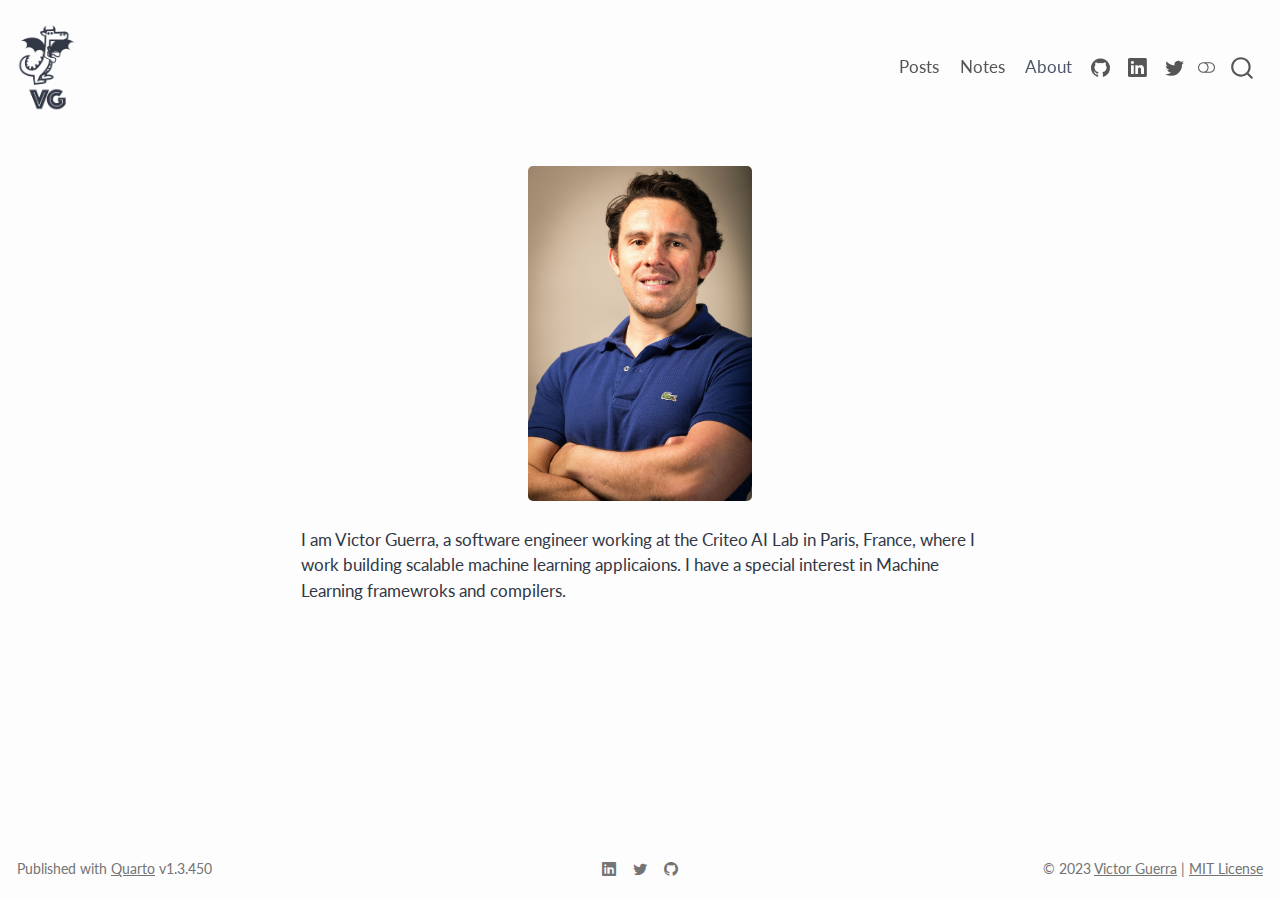
<file: about.html>
<!DOCTYPE html>
<html xmlns="http://www.w3.org/1999/xhtml" lang="en" xml:lang="en"><head>

<meta charset="utf-8">
<meta name="generator" content="quarto-1.3.450">

<meta name="viewport" content="width=device-width, initial-scale=1.0, user-scalable=yes">


<title>vguerra – about</title>
<style>
code{white-space: pre-wrap;}
span.smallcaps{font-variant: small-caps;}
div.columns{display: flex; gap: min(4vw, 1.5em);}
div.column{flex: auto; overflow-x: auto;}
div.hanging-indent{margin-left: 1.5em; text-indent: -1.5em;}
ul.task-list{list-style: none;}
ul.task-list li input[type="checkbox"] {
  width: 0.8em;
  margin: 0 0.8em 0.2em -1em; /* quarto-specific, see https://github.com/quarto-dev/quarto-cli/issues/4556 */ 
  vertical-align: middle;
}
</style>


<script src="site_libs/quarto-nav/quarto-nav.js"></script>
<script src="site_libs/quarto-nav/headroom.min.js"></script>
<script src="site_libs/clipboard/clipboard.min.js"></script>
<script src="site_libs/quarto-search/autocomplete.umd.js"></script>
<script src="site_libs/quarto-search/fuse.min.js"></script>
<script src="site_libs/quarto-search/quarto-search.js"></script>
<meta name="quarto:offset" content="./">
<link href="./images/favicon.ico" rel="icon">
<script src="site_libs/quarto-html/quarto.js"></script>
<script src="site_libs/quarto-html/popper.min.js"></script>
<script src="site_libs/quarto-html/tippy.umd.min.js"></script>
<script src="site_libs/quarto-html/anchor.min.js"></script>
<link href="site_libs/quarto-html/tippy.css" rel="stylesheet">
<link href="site_libs/quarto-html/quarto-syntax-highlighting.css" rel="stylesheet" class="quarto-color-scheme" id="quarto-text-highlighting-styles">
<link href="site_libs/quarto-html/quarto-syntax-highlighting-dark.css" rel="prefetch" class="quarto-color-scheme quarto-color-alternate" id="quarto-text-highlighting-styles">
<script src="site_libs/bootstrap/bootstrap.min.js"></script>
<link href="site_libs/bootstrap/bootstrap-icons.css" rel="stylesheet">
<link href="site_libs/bootstrap/bootstrap.min.css" rel="stylesheet" class="quarto-color-scheme" id="quarto-bootstrap" data-mode="light">
<link href="site_libs/bootstrap/bootstrap-dark.min.css" rel="prefetch" class="quarto-color-scheme quarto-color-alternate" id="quarto-bootstrap" data-mode="dark">
<script id="quarto-search-options" type="application/json">{
  "location": "navbar",
  "copy-button": false,
  "collapse-after": 3,
  "panel-placement": "end",
  "type": "overlay",
  "limit": 20,
  "language": {
    "search-no-results-text": "No results",
    "search-matching-documents-text": "matching documents",
    "search-copy-link-title": "Copy link to search",
    "search-hide-matches-text": "Hide additional matches",
    "search-more-match-text": "more match in this document",
    "search-more-matches-text": "more matches in this document",
    "search-clear-button-title": "Clear",
    "search-detached-cancel-button-title": "Cancel",
    "search-submit-button-title": "Submit",
    "search-label": "Search"
  }
}</script>
<script async="" src="https://www.googletagmanager.com/gtag/js?id=G-LV0VDL9S7D"></script>

<script type="text/javascript">

window.dataLayer = window.dataLayer || [];
function gtag(){dataLayer.push(arguments);}
gtag('js', new Date());
gtag('config', 'G-LV0VDL9S7D', { 'anonymize_ip': true});
</script>
<style>html{ scroll-behavior: smooth; }</style>


<link rel="stylesheet" href="scss/styles.css">
</head>

<body class="nav-sidebar floating nav-fixed">

<div id="quarto-search-results"></div>
  <header id="quarto-header" class="headroom fixed-top">
    <nav class="navbar navbar-expand-lg navbar-dark ">
      <div class="navbar-container container-fluid">
      <div class="navbar-brand-container">
    <a href="./index.html" class="navbar-brand navbar-brand-logo">
    <img src="./images/dragon-light.png" alt="The baby dragon of complexity" class="navbar-logo">
    </a>
  </div>
            <div id="quarto-search" class="" title="Search"></div>
          <button class="navbar-toggler" type="button" data-bs-toggle="collapse" data-bs-target="#navbarCollapse" aria-controls="navbarCollapse" aria-expanded="false" aria-label="Toggle navigation" onclick="if (window.quartoToggleHeadroom) { window.quartoToggleHeadroom(); }">
  <span class="navbar-toggler-icon"></span>
</button>
          <div class="collapse navbar-collapse" id="navbarCollapse">
            <ul class="navbar-nav navbar-nav-scroll ms-auto">
  <li class="nav-item">
    <a class="nav-link" href="./posts/index.html" rel="" target="">
 <span class="menu-text">Posts</span></a>
  </li>  
  <li class="nav-item">
    <a class="nav-link" href="./notes/index.html" rel="" target="">
 <span class="menu-text">Notes</span></a>
  </li>  
  <li class="nav-item">
    <a class="nav-link active" href="./about.html" rel="" target="" aria-current="page">
 <span class="menu-text">About</span></a>
  </li>  
  <li class="nav-item compact">
    <a class="nav-link" href="https://github.com/vguerra" rel="" target=""><i class="bi bi-github" role="img">
</i> 
 <span class="menu-text"></span></a>
  </li>  
  <li class="nav-item compact">
    <a class="nav-link" href="https://www.linkedin.com/in/vmguerra/" rel="" target=""><i class="bi bi-linkedin" role="img">
</i> 
 <span class="menu-text"></span></a>
  </li>  
  <li class="nav-item compact">
    <a class="nav-link" href="https://twitter.com/vguerra" rel="" target=""><i class="bi bi-twitter" role="img">
</i> 
 <span class="menu-text"></span></a>
  </li>  
</ul>
            <div class="quarto-navbar-tools">
  <a href="" class="quarto-color-scheme-toggle quarto-navigation-tool  px-1" onclick="window.quartoToggleColorScheme(); return false;" title="Toggle dark mode"><i class="bi"></i></a>
</div>
          </div> <!-- /navcollapse -->
      </div> <!-- /container-fluid -->
    </nav>
  <nav class="quarto-secondary-nav">
    <div class="container-fluid d-flex">
      <button type="button" class="quarto-btn-toggle btn" data-bs-toggle="collapse" data-bs-target="#quarto-sidebar,#quarto-sidebar-glass" aria-controls="quarto-sidebar" aria-expanded="false" aria-label="Toggle sidebar navigation" onclick="if (window.quartoToggleHeadroom) { window.quartoToggleHeadroom(); }">
        <i class="bi bi-layout-text-sidebar-reverse"></i>
      </button>
      <nav class="quarto-page-breadcrumbs" aria-label="breadcrumb"><ol class="breadcrumb"></ol></nav>
      <a class="flex-grow-1" role="button" data-bs-toggle="collapse" data-bs-target="#quarto-sidebar,#quarto-sidebar-glass" aria-controls="quarto-sidebar" aria-expanded="false" aria-label="Toggle sidebar navigation" onclick="if (window.quartoToggleHeadroom) { window.quartoToggleHeadroom(); }">      
      </a>
    </div>
  </nav>
</header>
<!-- content -->
<div id="quarto-content" class="quarto-container page-columns page-rows-contents page-layout-article page-navbar">
<!-- sidebar -->
  <nav id="quarto-sidebar" class="sidebar collapse collapse-horizontal sidebar-navigation floating overflow-auto">
</nav>
<div id="quarto-sidebar-glass" data-bs-toggle="collapse" data-bs-target="#quarto-sidebar,#quarto-sidebar-glass"></div>
<!-- margin-sidebar -->
    <div id="quarto-margin-sidebar" class="sidebar margin-sidebar">
        
    </div>
<!-- main -->
<main class="content" id="quarto-document-content">



<div class="quarto-figure quarto-figure-center">
<figure class="figure">
<p><img src="images/vic.jpeg" class="profile-pic img-fluid figure-img" style="width:33.0%" alt="Victor Guerra's headshot"></p>
</figure>
</div>
<p>I am Victor Guerra, a software engineer working at the Criteo AI Lab in Paris, France, where I work building scalable machine learning applicaions. I have a special interest in Machine Learning framewroks and compilers.</p>



</main> <!-- /main -->
<script id="quarto-html-after-body" type="application/javascript">
window.document.addEventListener("DOMContentLoaded", function (event) {
  const toggleBodyColorMode = (bsSheetEl) => {
    const mode = bsSheetEl.getAttribute("data-mode");
    const bodyEl = window.document.querySelector("body");
    if (mode === "dark") {
      bodyEl.classList.add("quarto-dark");
      bodyEl.classList.remove("quarto-light");
    } else {
      bodyEl.classList.add("quarto-light");
      bodyEl.classList.remove("quarto-dark");
    }
  }
  const toggleBodyColorPrimary = () => {
    const bsSheetEl = window.document.querySelector("link#quarto-bootstrap");
    if (bsSheetEl) {
      toggleBodyColorMode(bsSheetEl);
    }
  }
  toggleBodyColorPrimary();  
  const disableStylesheet = (stylesheets) => {
    for (let i=0; i < stylesheets.length; i++) {
      const stylesheet = stylesheets[i];
      stylesheet.rel = 'prefetch';
    }
  }
  const enableStylesheet = (stylesheets) => {
    for (let i=0; i < stylesheets.length; i++) {
      const stylesheet = stylesheets[i];
      stylesheet.rel = 'stylesheet';
    }
  }
  const manageTransitions = (selector, allowTransitions) => {
    const els = window.document.querySelectorAll(selector);
    for (let i=0; i < els.length; i++) {
      const el = els[i];
      if (allowTransitions) {
        el.classList.remove('notransition');
      } else {
        el.classList.add('notransition');
      }
    }
  }
  const toggleColorMode = (alternate) => {
    // Switch the stylesheets
    const alternateStylesheets = window.document.querySelectorAll('link.quarto-color-scheme.quarto-color-alternate');
    manageTransitions('#quarto-margin-sidebar .nav-link', false);
    if (alternate) {
      enableStylesheet(alternateStylesheets);
      for (const sheetNode of alternateStylesheets) {
        if (sheetNode.id === "quarto-bootstrap") {
          toggleBodyColorMode(sheetNode);
        }
      }
    } else {
      disableStylesheet(alternateStylesheets);
      toggleBodyColorPrimary();
    }
    manageTransitions('#quarto-margin-sidebar .nav-link', true);
    // Switch the toggles
    const toggles = window.document.querySelectorAll('.quarto-color-scheme-toggle');
    for (let i=0; i < toggles.length; i++) {
      const toggle = toggles[i];
      if (toggle) {
        if (alternate) {
          toggle.classList.add("alternate");     
        } else {
          toggle.classList.remove("alternate");
        }
      }
    }
    // Hack to workaround the fact that safari doesn't
    // properly recolor the scrollbar when toggling (#1455)
    if (navigator.userAgent.indexOf('Safari') > 0 && navigator.userAgent.indexOf('Chrome') == -1) {
      manageTransitions("body", false);
      window.scrollTo(0, 1);
      setTimeout(() => {
        window.scrollTo(0, 0);
        manageTransitions("body", true);
      }, 40);  
    }
  }
  const isFileUrl = () => { 
    return window.location.protocol === 'file:';
  }
  const hasAlternateSentinel = () => {  
    let styleSentinel = getColorSchemeSentinel();
    if (styleSentinel !== null) {
      return styleSentinel === "alternate";
    } else {
      return false;
    }
  }
  const setStyleSentinel = (alternate) => {
    const value = alternate ? "alternate" : "default";
    if (!isFileUrl()) {
      window.localStorage.setItem("quarto-color-scheme", value);
    } else {
      localAlternateSentinel = value;
    }
  }
  const getColorSchemeSentinel = () => {
    if (!isFileUrl()) {
      const storageValue = window.localStorage.getItem("quarto-color-scheme");
      return storageValue != null ? storageValue : localAlternateSentinel;
    } else {
      return localAlternateSentinel;
    }
  }
  let localAlternateSentinel = 'default';
  // Dark / light mode switch
  window.quartoToggleColorScheme = () => {
    // Read the current dark / light value 
    let toAlternate = !hasAlternateSentinel();
    toggleColorMode(toAlternate);
    setStyleSentinel(toAlternate);
  };
  // Ensure there is a toggle, if there isn't float one in the top right
  if (window.document.querySelector('.quarto-color-scheme-toggle') === null) {
    const a = window.document.createElement('a');
    a.classList.add('top-right');
    a.classList.add('quarto-color-scheme-toggle');
    a.href = "";
    a.onclick = function() { try { window.quartoToggleColorScheme(); } catch {} return false; };
    const i = window.document.createElement("i");
    i.classList.add('bi');
    a.appendChild(i);
    window.document.body.appendChild(a);
  }
  // Switch to dark mode if need be
  if (hasAlternateSentinel()) {
    toggleColorMode(true);
  } else {
    toggleColorMode(false);
  }
  const icon = "";
  const anchorJS = new window.AnchorJS();
  anchorJS.options = {
    placement: 'right',
    icon: icon
  };
  anchorJS.add('.anchored');
  const isCodeAnnotation = (el) => {
    for (const clz of el.classList) {
      if (clz.startsWith('code-annotation-')) {                     
        return true;
      }
    }
    return false;
  }
  const clipboard = new window.ClipboardJS('.code-copy-button', {
    text: function(trigger) {
      const codeEl = trigger.previousElementSibling.cloneNode(true);
      for (const childEl of codeEl.children) {
        if (isCodeAnnotation(childEl)) {
          childEl.remove();
        }
      }
      return codeEl.innerText;
    }
  });
  clipboard.on('success', function(e) {
    // button target
    const button = e.trigger;
    // don't keep focus
    button.blur();
    // flash "checked"
    button.classList.add('code-copy-button-checked');
    var currentTitle = button.getAttribute("title");
    button.setAttribute("title", "Copied!");
    let tooltip;
    if (window.bootstrap) {
      button.setAttribute("data-bs-toggle", "tooltip");
      button.setAttribute("data-bs-placement", "left");
      button.setAttribute("data-bs-title", "Copied!");
      tooltip = new bootstrap.Tooltip(button, 
        { trigger: "manual", 
          customClass: "code-copy-button-tooltip",
          offset: [0, -8]});
      tooltip.show();    
    }
    setTimeout(function() {
      if (tooltip) {
        tooltip.hide();
        button.removeAttribute("data-bs-title");
        button.removeAttribute("data-bs-toggle");
        button.removeAttribute("data-bs-placement");
      }
      button.setAttribute("title", currentTitle);
      button.classList.remove('code-copy-button-checked');
    }, 1000);
    // clear code selection
    e.clearSelection();
  });
  function tippyHover(el, contentFn) {
    const config = {
      allowHTML: true,
      content: contentFn,
      maxWidth: 500,
      delay: 100,
      arrow: false,
      appendTo: function(el) {
          return el.parentElement;
      },
      interactive: true,
      interactiveBorder: 10,
      theme: 'quarto',
      placement: 'bottom-start'
    };
    window.tippy(el, config); 
  }
  const noterefs = window.document.querySelectorAll('a[role="doc-noteref"]');
  for (var i=0; i<noterefs.length; i++) {
    const ref = noterefs[i];
    tippyHover(ref, function() {
      // use id or data attribute instead here
      let href = ref.getAttribute('data-footnote-href') || ref.getAttribute('href');
      try { href = new URL(href).hash; } catch {}
      const id = href.replace(/^#\/?/, "");
      const note = window.document.getElementById(id);
      return note.innerHTML;
    });
  }
      let selectedAnnoteEl;
      const selectorForAnnotation = ( cell, annotation) => {
        let cellAttr = 'data-code-cell="' + cell + '"';
        let lineAttr = 'data-code-annotation="' +  annotation + '"';
        const selector = 'span[' + cellAttr + '][' + lineAttr + ']';
        return selector;
      }
      const selectCodeLines = (annoteEl) => {
        const doc = window.document;
        const targetCell = annoteEl.getAttribute("data-target-cell");
        const targetAnnotation = annoteEl.getAttribute("data-target-annotation");
        const annoteSpan = window.document.querySelector(selectorForAnnotation(targetCell, targetAnnotation));
        const lines = annoteSpan.getAttribute("data-code-lines").split(",");
        const lineIds = lines.map((line) => {
          return targetCell + "-" + line;
        })
        let top = null;
        let height = null;
        let parent = null;
        if (lineIds.length > 0) {
            //compute the position of the single el (top and bottom and make a div)
            const el = window.document.getElementById(lineIds[0]);
            top = el.offsetTop;
            height = el.offsetHeight;
            parent = el.parentElement.parentElement;
          if (lineIds.length > 1) {
            const lastEl = window.document.getElementById(lineIds[lineIds.length - 1]);
            const bottom = lastEl.offsetTop + lastEl.offsetHeight;
            height = bottom - top;
          }
          if (top !== null && height !== null && parent !== null) {
            // cook up a div (if necessary) and position it 
            let div = window.document.getElementById("code-annotation-line-highlight");
            if (div === null) {
              div = window.document.createElement("div");
              div.setAttribute("id", "code-annotation-line-highlight");
              div.style.position = 'absolute';
              parent.appendChild(div);
            }
            div.style.top = top - 2 + "px";
            div.style.height = height + 4 + "px";
            let gutterDiv = window.document.getElementById("code-annotation-line-highlight-gutter");
            if (gutterDiv === null) {
              gutterDiv = window.document.createElement("div");
              gutterDiv.setAttribute("id", "code-annotation-line-highlight-gutter");
              gutterDiv.style.position = 'absolute';
              const codeCell = window.document.getElementById(targetCell);
              const gutter = codeCell.querySelector('.code-annotation-gutter');
              gutter.appendChild(gutterDiv);
            }
            gutterDiv.style.top = top - 2 + "px";
            gutterDiv.style.height = height + 4 + "px";
          }
          selectedAnnoteEl = annoteEl;
        }
      };
      const unselectCodeLines = () => {
        const elementsIds = ["code-annotation-line-highlight", "code-annotation-line-highlight-gutter"];
        elementsIds.forEach((elId) => {
          const div = window.document.getElementById(elId);
          if (div) {
            div.remove();
          }
        });
        selectedAnnoteEl = undefined;
      };
      // Attach click handler to the DT
      const annoteDls = window.document.querySelectorAll('dt[data-target-cell]');
      for (const annoteDlNode of annoteDls) {
        annoteDlNode.addEventListener('click', (event) => {
          const clickedEl = event.target;
          if (clickedEl !== selectedAnnoteEl) {
            unselectCodeLines();
            const activeEl = window.document.querySelector('dt[data-target-cell].code-annotation-active');
            if (activeEl) {
              activeEl.classList.remove('code-annotation-active');
            }
            selectCodeLines(clickedEl);
            clickedEl.classList.add('code-annotation-active');
          } else {
            // Unselect the line
            unselectCodeLines();
            clickedEl.classList.remove('code-annotation-active');
          }
        });
      }
  const findCites = (el) => {
    const parentEl = el.parentElement;
    if (parentEl) {
      const cites = parentEl.dataset.cites;
      if (cites) {
        return {
          el,
          cites: cites.split(' ')
        };
      } else {
        return findCites(el.parentElement)
      }
    } else {
      return undefined;
    }
  };
  var bibliorefs = window.document.querySelectorAll('a[role="doc-biblioref"]');
  for (var i=0; i<bibliorefs.length; i++) {
    const ref = bibliorefs[i];
    const citeInfo = findCites(ref);
    if (citeInfo) {
      tippyHover(citeInfo.el, function() {
        var popup = window.document.createElement('div');
        citeInfo.cites.forEach(function(cite) {
          var citeDiv = window.document.createElement('div');
          citeDiv.classList.add('hanging-indent');
          citeDiv.classList.add('csl-entry');
          var biblioDiv = window.document.getElementById('ref-' + cite);
          if (biblioDiv) {
            citeDiv.innerHTML = biblioDiv.innerHTML;
          }
          popup.appendChild(citeDiv);
        });
        return popup.innerHTML;
      });
    }
  }
});
</script>
</div> <!-- /content -->
<footer class="footer">
  <div class="nav-footer">
    <div class="nav-footer-left">Published with <a href="https://quarto.org/">Quarto</a> v1.3.450</div>   
    <div class="nav-footer-center">
      <ul class="footer-items list-unstyled">
    <li class="nav-item compact">
    <a class="nav-link" href="https://www.linkedin.com/in/vmguerra/">
      <i class="bi bi-linkedin" role="img">
</i> 
    </a>
  </li>  
    <li class="nav-item compact">
    <a class="nav-link" href="https://twitter.com/vguerra">
      <i class="bi bi-twitter" role="img">
</i> 
    </a>
  </li>  
    <li class="nav-item compact">
    <a class="nav-link" href="https://github.com/vguerra">
      <i class="bi bi-github" role="img">
</i> 
    </a>
  </li>  
</ul>
    </div>
    <div class="nav-footer-right">© 2023 <a href="./about.html">Victor Guerra</a> | <a href="https://www.quantumjitter.com/license">MIT License</a></div>
  </div>
</footer>



<script src="site_libs/quarto-html/zenscroll-min.js"></script>
</body></html>
</file>
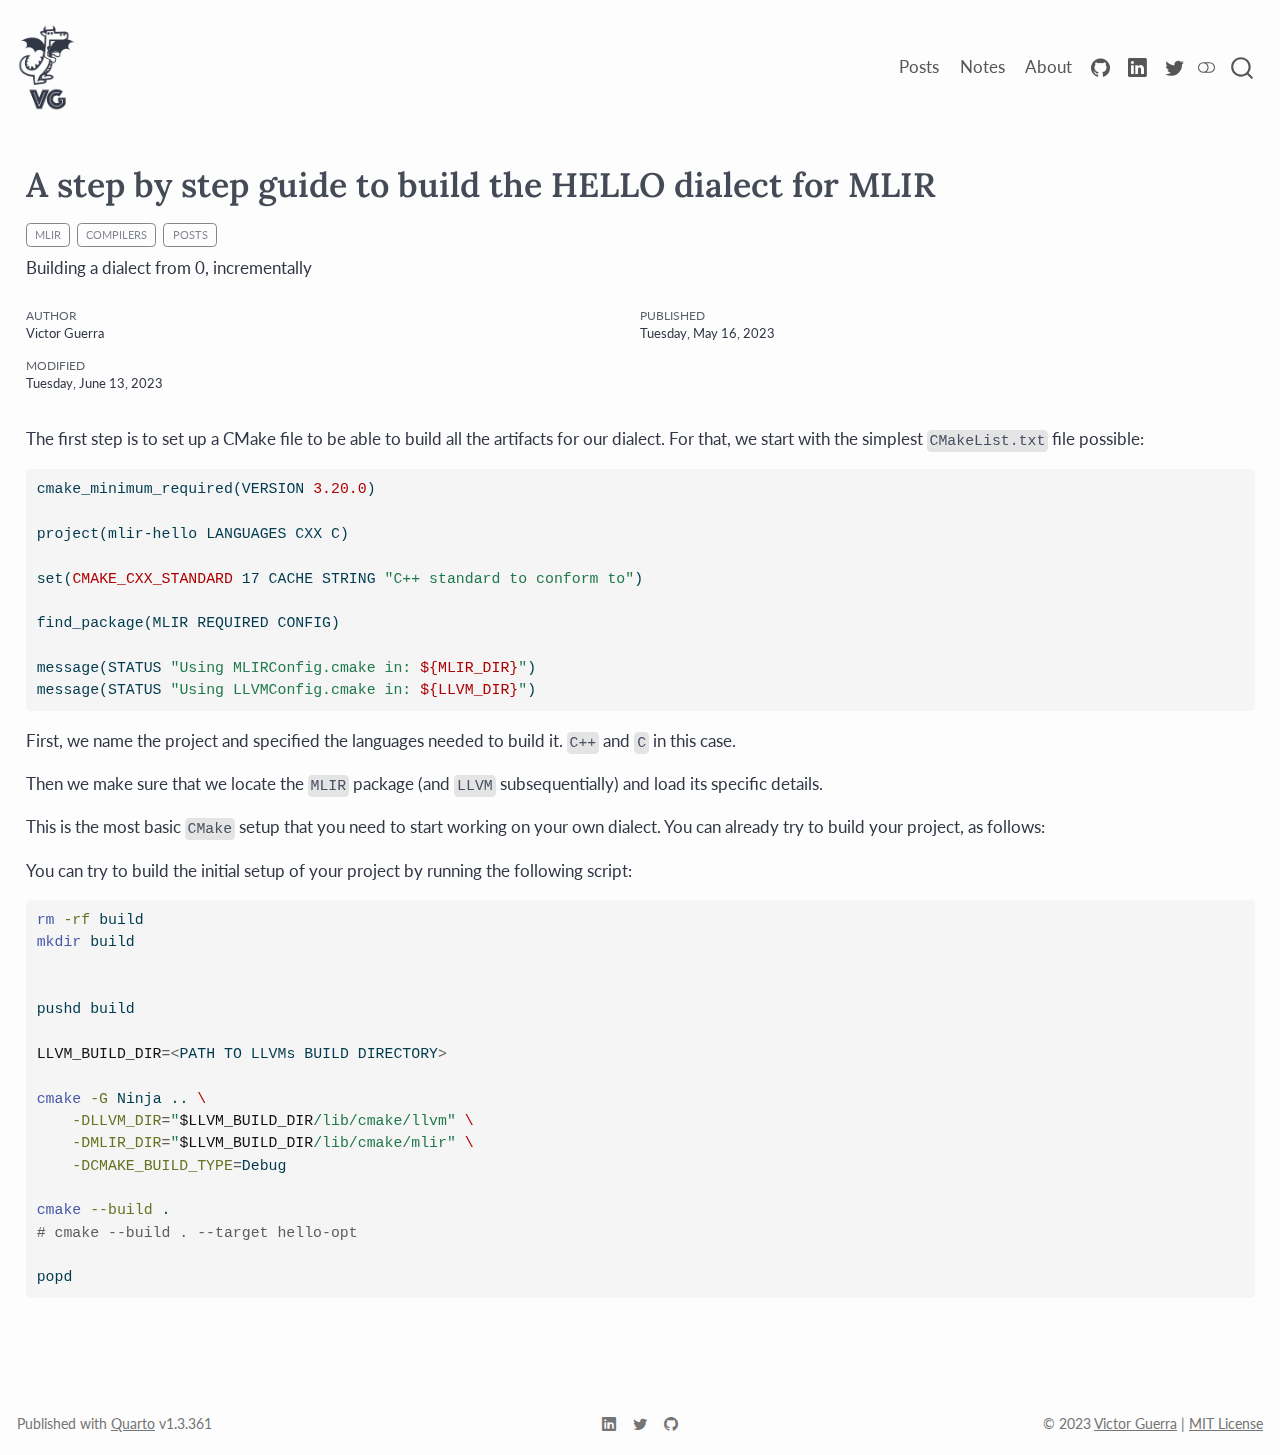
<file: notes/mlir/hello-dialect.html>
<!DOCTYPE html>
<html xmlns="http://www.w3.org/1999/xhtml" lang="en" xml:lang="en"><head>

<meta charset="utf-8">
<meta name="generator" content="quarto-1.3.361">

<meta name="viewport" content="width=device-width, initial-scale=1.0, user-scalable=yes">

<meta name="author" content="Victor Guerra">
<meta name="description" content="Building a dialect from 0, incrementally">

<title>vguerra - A step by step guide to build the HELLO dialect for MLIR</title>
<style>
code{white-space: pre-wrap;}
span.smallcaps{font-variant: small-caps;}
div.columns{display: flex; gap: min(4vw, 1.5em);}
div.column{flex: auto; overflow-x: auto;}
div.hanging-indent{margin-left: 1.5em; text-indent: -1.5em;}
ul.task-list{list-style: none;}
ul.task-list li input[type="checkbox"] {
  width: 0.8em;
  margin: 0 0.8em 0.2em -1em; /* quarto-specific, see https://github.com/quarto-dev/quarto-cli/issues/4556 */ 
  vertical-align: middle;
}
/* CSS for syntax highlighting */
pre > code.sourceCode { white-space: pre; position: relative; }
pre > code.sourceCode > span { display: inline-block; line-height: 1.25; }
pre > code.sourceCode > span:empty { height: 1.2em; }
.sourceCode { overflow: visible; }
code.sourceCode > span { color: inherit; text-decoration: inherit; }
div.sourceCode { margin: 1em 0; }
pre.sourceCode { margin: 0; }
@media screen {
div.sourceCode { overflow: auto; }
}
@media print {
pre > code.sourceCode { white-space: pre-wrap; }
pre > code.sourceCode > span { text-indent: -5em; padding-left: 5em; }
}
pre.numberSource code
  { counter-reset: source-line 0; }
pre.numberSource code > span
  { position: relative; left: -4em; counter-increment: source-line; }
pre.numberSource code > span > a:first-child::before
  { content: counter(source-line);
    position: relative; left: -1em; text-align: right; vertical-align: baseline;
    border: none; display: inline-block;
    -webkit-touch-callout: none; -webkit-user-select: none;
    -khtml-user-select: none; -moz-user-select: none;
    -ms-user-select: none; user-select: none;
    padding: 0 4px; width: 4em;
  }
pre.numberSource { margin-left: 3em;  padding-left: 4px; }
div.sourceCode
  {   }
@media screen {
pre > code.sourceCode > span > a:first-child::before { text-decoration: underline; }
}
</style>


<script src="../../site_libs/quarto-nav/quarto-nav.js"></script>
<script src="../../site_libs/quarto-nav/headroom.min.js"></script>
<script src="../../site_libs/clipboard/clipboard.min.js"></script>
<script src="../../site_libs/quarto-search/autocomplete.umd.js"></script>
<script src="../../site_libs/quarto-search/fuse.min.js"></script>
<script src="../../site_libs/quarto-search/quarto-search.js"></script>
<meta name="quarto:offset" content="../../">
<link href="../../images/favicon.ico" rel="icon">
<script src="../../site_libs/quarto-html/quarto.js"></script>
<script src="../../site_libs/quarto-html/popper.min.js"></script>
<script src="../../site_libs/quarto-html/tippy.umd.min.js"></script>
<script src="../../site_libs/quarto-html/anchor.min.js"></script>
<link href="../../site_libs/quarto-html/tippy.css" rel="stylesheet">
<link href="../../site_libs/quarto-html/quarto-syntax-highlighting.css" rel="stylesheet" class="quarto-color-scheme" id="quarto-text-highlighting-styles">
<link href="../../site_libs/quarto-html/quarto-syntax-highlighting-dark.css" rel="prefetch" class="quarto-color-scheme quarto-color-alternate" id="quarto-text-highlighting-styles">
<script src="../../site_libs/bootstrap/bootstrap.min.js"></script>
<link href="../../site_libs/bootstrap/bootstrap-icons.css" rel="stylesheet">
<link href="../../site_libs/bootstrap/bootstrap.min.css" rel="stylesheet" class="quarto-color-scheme" id="quarto-bootstrap" data-mode="light">
<link href="../../site_libs/bootstrap/bootstrap-dark.min.css" rel="prefetch" class="quarto-color-scheme quarto-color-alternate" id="quarto-bootstrap" data-mode="dark">
<script id="quarto-search-options" type="application/json">{
  "location": "navbar",
  "copy-button": false,
  "collapse-after": 3,
  "panel-placement": "end",
  "type": "overlay",
  "limit": 20,
  "language": {
    "search-no-results-text": "No results",
    "search-matching-documents-text": "matching documents",
    "search-copy-link-title": "Copy link to search",
    "search-hide-matches-text": "Hide additional matches",
    "search-more-match-text": "more match in this document",
    "search-more-matches-text": "more matches in this document",
    "search-clear-button-title": "Clear",
    "search-detached-cancel-button-title": "Cancel",
    "search-submit-button-title": "Submit",
    "search-label": "Search"
  }
}</script>
<style>html{ scroll-behavior: smooth; }</style>


<link rel="stylesheet" href="../../scss/styles.css">
<meta property="og:title" content="vguerra - A step by step guide to build the HELLO dialect for MLIR">
<meta property="og:description" content="Building a dialect from 0, incrementally">
<meta property="og:site-name" content="vguerra">
<meta name="twitter:title" content="vguerra - A step by step guide to build the HELLO dialect for MLIR">
<meta name="twitter:description" content="Building a dialect from 0, incrementally">
<meta name="twitter:card" content="summary">
</head>

<body class="nav-sidebar floating nav-fixed">

<div id="quarto-search-results"></div>
  <header id="quarto-header" class="headroom fixed-top">
    <nav class="navbar navbar-expand-lg navbar-dark ">
      <div class="navbar-container container-fluid">
      <div class="navbar-brand-container">
    <a href="../../index.html" class="navbar-brand navbar-brand-logo">
    <img src="../../images/dragon-light.png" alt="The baby dragon of complexity" class="navbar-logo">
    </a>
  </div>
            <div id="quarto-search" class="" title="Search"></div>
          <button class="navbar-toggler" type="button" data-bs-toggle="collapse" data-bs-target="#navbarCollapse" aria-controls="navbarCollapse" aria-expanded="false" aria-label="Toggle navigation" onclick="if (window.quartoToggleHeadroom) { window.quartoToggleHeadroom(); }">
  <span class="navbar-toggler-icon"></span>
</button>
          <div class="collapse navbar-collapse" id="navbarCollapse">
            <ul class="navbar-nav navbar-nav-scroll ms-auto">
  <li class="nav-item">
    <a class="nav-link" href="../../posts/index.html" rel="" target="">
 <span class="menu-text">Posts</span></a>
  </li>  
  <li class="nav-item">
    <a class="nav-link" href="../../notes/index.html" rel="" target="">
 <span class="menu-text">Notes</span></a>
  </li>  
  <li class="nav-item">
    <a class="nav-link" href="../../about.html" rel="" target="">
 <span class="menu-text">About</span></a>
  </li>  
  <li class="nav-item compact">
    <a class="nav-link" href="https://github.com/vguerra" rel="" target=""><i class="bi bi-github" role="img">
</i> 
 <span class="menu-text"></span></a>
  </li>  
  <li class="nav-item compact">
    <a class="nav-link" href="https://www.linkedin.com/in/vmguerra/" rel="" target=""><i class="bi bi-linkedin" role="img">
</i> 
 <span class="menu-text"></span></a>
  </li>  
  <li class="nav-item compact">
    <a class="nav-link" href="https://twitter.com/vguerra" rel="" target=""><i class="bi bi-twitter" role="img">
</i> 
 <span class="menu-text"></span></a>
  </li>  
</ul>
            <div class="quarto-navbar-tools">
  <a href="" class="quarto-color-scheme-toggle quarto-navigation-tool  px-1" onclick="window.quartoToggleColorScheme(); return false;" title="Toggle dark mode"><i class="bi"></i></a>
</div>
          </div> <!-- /navcollapse -->
      </div> <!-- /container-fluid -->
    </nav>
  <nav class="quarto-secondary-nav">
    <div class="container-fluid d-flex">
      <button type="button" class="quarto-btn-toggle btn" data-bs-toggle="collapse" data-bs-target="#quarto-sidebar,#quarto-sidebar-glass" aria-controls="quarto-sidebar" aria-expanded="false" aria-label="Toggle sidebar navigation" onclick="if (window.quartoToggleHeadroom) { window.quartoToggleHeadroom(); }">
        <i class="bi bi-layout-text-sidebar-reverse"></i>
      </button>
      <nav class="quarto-page-breadcrumbs" aria-label="breadcrumb"><ol class="breadcrumb"><li class="breadcrumb-item">A step by step guide to build the HELLO dialect for MLIR</li></ol></nav>
      <a class="flex-grow-1" role="button" data-bs-toggle="collapse" data-bs-target="#quarto-sidebar,#quarto-sidebar-glass" aria-controls="quarto-sidebar" aria-expanded="false" aria-label="Toggle sidebar navigation" onclick="if (window.quartoToggleHeadroom) { window.quartoToggleHeadroom(); }">      
      </a>
    </div>
  </nav>
</header>
<!-- content -->
<div id="quarto-content" class="quarto-container page-columns page-rows-contents page-layout-full page-navbar">
<!-- sidebar -->
  
<div id="quarto-sidebar-glass" data-bs-toggle="collapse" data-bs-target="#quarto-sidebar,#quarto-sidebar-glass"></div>
<!-- margin-sidebar -->
    <div id="quarto-margin-sidebar" class="sidebar margin-sidebar zindex-bottom">
        
    </div>
<!-- main -->
<main class="content column-page" id="quarto-document-content">

<header id="title-block-header" class="quarto-title-block default">
<div class="quarto-title">
<h1 class="title">A step by step guide to build the HELLO dialect for MLIR</h1>
  <div class="quarto-categories">
    <div class="quarto-category">mlir</div>
    <div class="quarto-category">compilers</div>
    <div class="quarto-category">posts</div>
  </div>
  </div>

<div>
  <div class="description">
    Building a dialect from 0, incrementally
  </div>
</div>


<div class="quarto-title-meta">

    <div>
    <div class="quarto-title-meta-heading">Author</div>
    <div class="quarto-title-meta-contents">
             <p>Victor Guerra </p>
          </div>
  </div>
    
    <div>
    <div class="quarto-title-meta-heading">Published</div>
    <div class="quarto-title-meta-contents">
      <p class="date">Tuesday, May 16, 2023</p>
    </div>
  </div>
  
    <div>
    <div class="quarto-title-meta-heading">Modified</div>
    <div class="quarto-title-meta-contents">
      <p class="date-modified">Tuesday, June 13, 2023</p>
    </div>
  </div>
    
  </div>
  

</header>

<p>The first step is to set up a CMake file to be able to build all the artifacts for our dialect. For that, we start with the simplest <code>CMakeList.txt</code> file possible:</p>
<div class="sourceCode" id="cb1"><pre class="sourceCode cmake code-with-copy"><code class="sourceCode cmake"><span id="cb1-1"><a href="#cb1-1" aria-hidden="true" tabindex="-1"></a><span class="kw">cmake_minimum_required</span>(<span class="ot">VERSION</span> <span class="dt">3.20.0</span>)</span>
<span id="cb1-2"><a href="#cb1-2" aria-hidden="true" tabindex="-1"></a></span>
<span id="cb1-3"><a href="#cb1-3" aria-hidden="true" tabindex="-1"></a><span class="kw">project</span>(mlir-hello <span class="ot">LANGUAGES</span> <span class="ot">CXX</span> <span class="ot">C</span>)</span>
<span id="cb1-4"><a href="#cb1-4" aria-hidden="true" tabindex="-1"></a></span>
<span id="cb1-5"><a href="#cb1-5" aria-hidden="true" tabindex="-1"></a><span class="kw">set</span>(<span class="dv">CMAKE_CXX_STANDARD</span> 17 <span class="ot">CACHE</span> <span class="ot">STRING</span> <span class="st">"C++ standard to conform to"</span>)</span>
<span id="cb1-6"><a href="#cb1-6" aria-hidden="true" tabindex="-1"></a></span>
<span id="cb1-7"><a href="#cb1-7" aria-hidden="true" tabindex="-1"></a><span class="kw">find_package</span>(MLIR <span class="ot">REQUIRED</span> <span class="ot">CONFIG</span>)</span>
<span id="cb1-8"><a href="#cb1-8" aria-hidden="true" tabindex="-1"></a></span>
<span id="cb1-9"><a href="#cb1-9" aria-hidden="true" tabindex="-1"></a><span class="kw">message</span>(<span class="ot">STATUS</span> <span class="st">"Using MLIRConfig.cmake in: </span><span class="dv">${MLIR_DIR}</span><span class="st">"</span>)</span>
<span id="cb1-10"><a href="#cb1-10" aria-hidden="true" tabindex="-1"></a><span class="kw">message</span>(<span class="ot">STATUS</span> <span class="st">"Using LLVMConfig.cmake in: </span><span class="dv">${LLVM_DIR}</span><span class="st">"</span>)</span></code><button title="Copy to Clipboard" class="code-copy-button"><i class="bi"></i></button></pre></div>
<p>First, we name the project and specified the languages needed to build it. <code>C++</code> and <code>C</code> in this case.</p>
<p>Then we make sure that we locate the <code>MLIR</code> package (and <code>LLVM</code> subsequentially) and load its specific details.</p>
<p>This is the most basic <code>CMake</code> setup that you need to start working on your own dialect. You can already try to build your project, as follows:</p>
<p>You can try to build the initial setup of your project by running the following script:</p>
<div class="sourceCode" id="cb2"><pre class="sourceCode bash code-with-copy"><code class="sourceCode bash"><span id="cb2-1"><a href="#cb2-1" aria-hidden="true" tabindex="-1"></a><span class="fu">rm</span> <span class="at">-rf</span> build</span>
<span id="cb2-2"><a href="#cb2-2" aria-hidden="true" tabindex="-1"></a><span class="fu">mkdir</span> build</span>
<span id="cb2-3"><a href="#cb2-3" aria-hidden="true" tabindex="-1"></a></span>
<span id="cb2-4"><a href="#cb2-4" aria-hidden="true" tabindex="-1"></a></span>
<span id="cb2-5"><a href="#cb2-5" aria-hidden="true" tabindex="-1"></a><span class="bu">pushd</span> build</span>
<span id="cb2-6"><a href="#cb2-6" aria-hidden="true" tabindex="-1"></a></span>
<span id="cb2-7"><a href="#cb2-7" aria-hidden="true" tabindex="-1"></a><span class="va">LLVM_BUILD_DIR</span><span class="op">=&lt;</span>PATH <span class="ex">TO</span> LLVMs BUILD DIRECTORY<span class="op">&gt;</span></span>
<span id="cb2-8"><a href="#cb2-8" aria-hidden="true" tabindex="-1"></a></span>
<span id="cb2-9"><a href="#cb2-9" aria-hidden="true" tabindex="-1"></a><span class="fu">cmake</span> <span class="at">-G</span> Ninja .. <span class="dt">\</span></span>
<span id="cb2-10"><a href="#cb2-10" aria-hidden="true" tabindex="-1"></a>    <span class="at">-DLLVM_DIR</span><span class="op">=</span><span class="st">"</span><span class="va">$LLVM_BUILD_DIR</span><span class="st">/lib/cmake/llvm"</span> <span class="dt">\</span></span>
<span id="cb2-11"><a href="#cb2-11" aria-hidden="true" tabindex="-1"></a>    <span class="at">-DMLIR_DIR</span><span class="op">=</span><span class="st">"</span><span class="va">$LLVM_BUILD_DIR</span><span class="st">/lib/cmake/mlir"</span> <span class="dt">\</span></span>
<span id="cb2-12"><a href="#cb2-12" aria-hidden="true" tabindex="-1"></a>    <span class="at">-DCMAKE_BUILD_TYPE</span><span class="op">=</span>Debug</span>
<span id="cb2-13"><a href="#cb2-13" aria-hidden="true" tabindex="-1"></a></span>
<span id="cb2-14"><a href="#cb2-14" aria-hidden="true" tabindex="-1"></a><span class="fu">cmake</span> <span class="at">--build</span> .</span>
<span id="cb2-15"><a href="#cb2-15" aria-hidden="true" tabindex="-1"></a><span class="co"># cmake --build . --target hello-opt</span></span>
<span id="cb2-16"><a href="#cb2-16" aria-hidden="true" tabindex="-1"></a></span>
<span id="cb2-17"><a href="#cb2-17" aria-hidden="true" tabindex="-1"></a><span class="bu">popd</span></span></code><button title="Copy to Clipboard" class="code-copy-button"><i class="bi"></i></button></pre></div>



</main> <!-- /main -->
<script id="quarto-html-after-body" type="application/javascript">
window.document.addEventListener("DOMContentLoaded", function (event) {
  const toggleBodyColorMode = (bsSheetEl) => {
    const mode = bsSheetEl.getAttribute("data-mode");
    const bodyEl = window.document.querySelector("body");
    if (mode === "dark") {
      bodyEl.classList.add("quarto-dark");
      bodyEl.classList.remove("quarto-light");
    } else {
      bodyEl.classList.add("quarto-light");
      bodyEl.classList.remove("quarto-dark");
    }
  }
  const toggleBodyColorPrimary = () => {
    const bsSheetEl = window.document.querySelector("link#quarto-bootstrap");
    if (bsSheetEl) {
      toggleBodyColorMode(bsSheetEl);
    }
  }
  toggleBodyColorPrimary();  
  const disableStylesheet = (stylesheets) => {
    for (let i=0; i < stylesheets.length; i++) {
      const stylesheet = stylesheets[i];
      stylesheet.rel = 'prefetch';
    }
  }
  const enableStylesheet = (stylesheets) => {
    for (let i=0; i < stylesheets.length; i++) {
      const stylesheet = stylesheets[i];
      stylesheet.rel = 'stylesheet';
    }
  }
  const manageTransitions = (selector, allowTransitions) => {
    const els = window.document.querySelectorAll(selector);
    for (let i=0; i < els.length; i++) {
      const el = els[i];
      if (allowTransitions) {
        el.classList.remove('notransition');
      } else {
        el.classList.add('notransition');
      }
    }
  }
  const toggleColorMode = (alternate) => {
    // Switch the stylesheets
    const alternateStylesheets = window.document.querySelectorAll('link.quarto-color-scheme.quarto-color-alternate');
    manageTransitions('#quarto-margin-sidebar .nav-link', false);
    if (alternate) {
      enableStylesheet(alternateStylesheets);
      for (const sheetNode of alternateStylesheets) {
        if (sheetNode.id === "quarto-bootstrap") {
          toggleBodyColorMode(sheetNode);
        }
      }
    } else {
      disableStylesheet(alternateStylesheets);
      toggleBodyColorPrimary();
    }
    manageTransitions('#quarto-margin-sidebar .nav-link', true);
    // Switch the toggles
    const toggles = window.document.querySelectorAll('.quarto-color-scheme-toggle');
    for (let i=0; i < toggles.length; i++) {
      const toggle = toggles[i];
      if (toggle) {
        if (alternate) {
          toggle.classList.add("alternate");     
        } else {
          toggle.classList.remove("alternate");
        }
      }
    }
    // Hack to workaround the fact that safari doesn't
    // properly recolor the scrollbar when toggling (#1455)
    if (navigator.userAgent.indexOf('Safari') > 0 && navigator.userAgent.indexOf('Chrome') == -1) {
      manageTransitions("body", false);
      window.scrollTo(0, 1);
      setTimeout(() => {
        window.scrollTo(0, 0);
        manageTransitions("body", true);
      }, 40);  
    }
  }
  const isFileUrl = () => { 
    return window.location.protocol === 'file:';
  }
  const hasAlternateSentinel = () => {  
    let styleSentinel = getColorSchemeSentinel();
    if (styleSentinel !== null) {
      return styleSentinel === "alternate";
    } else {
      return false;
    }
  }
  const setStyleSentinel = (alternate) => {
    const value = alternate ? "alternate" : "default";
    if (!isFileUrl()) {
      window.localStorage.setItem("quarto-color-scheme", value);
    } else {
      localAlternateSentinel = value;
    }
  }
  const getColorSchemeSentinel = () => {
    if (!isFileUrl()) {
      const storageValue = window.localStorage.getItem("quarto-color-scheme");
      return storageValue != null ? storageValue : localAlternateSentinel;
    } else {
      return localAlternateSentinel;
    }
  }
  let localAlternateSentinel = 'default';
  // Dark / light mode switch
  window.quartoToggleColorScheme = () => {
    // Read the current dark / light value 
    let toAlternate = !hasAlternateSentinel();
    toggleColorMode(toAlternate);
    setStyleSentinel(toAlternate);
  };
  // Ensure there is a toggle, if there isn't float one in the top right
  if (window.document.querySelector('.quarto-color-scheme-toggle') === null) {
    const a = window.document.createElement('a');
    a.classList.add('top-right');
    a.classList.add('quarto-color-scheme-toggle');
    a.href = "";
    a.onclick = function() { try { window.quartoToggleColorScheme(); } catch {} return false; };
    const i = window.document.createElement("i");
    i.classList.add('bi');
    a.appendChild(i);
    window.document.body.appendChild(a);
  }
  // Switch to dark mode if need be
  if (hasAlternateSentinel()) {
    toggleColorMode(true);
  } else {
    toggleColorMode(false);
  }
  const icon = "";
  const anchorJS = new window.AnchorJS();
  anchorJS.options = {
    placement: 'right',
    icon: icon
  };
  anchorJS.add('.anchored');
  const isCodeAnnotation = (el) => {
    for (const clz of el.classList) {
      if (clz.startsWith('code-annotation-')) {                     
        return true;
      }
    }
    return false;
  }
  const clipboard = new window.ClipboardJS('.code-copy-button', {
    text: function(trigger) {
      const codeEl = trigger.previousElementSibling.cloneNode(true);
      for (const childEl of codeEl.children) {
        if (isCodeAnnotation(childEl)) {
          childEl.remove();
        }
      }
      return codeEl.innerText;
    }
  });
  clipboard.on('success', function(e) {
    // button target
    const button = e.trigger;
    // don't keep focus
    button.blur();
    // flash "checked"
    button.classList.add('code-copy-button-checked');
    var currentTitle = button.getAttribute("title");
    button.setAttribute("title", "Copied!");
    let tooltip;
    if (window.bootstrap) {
      button.setAttribute("data-bs-toggle", "tooltip");
      button.setAttribute("data-bs-placement", "left");
      button.setAttribute("data-bs-title", "Copied!");
      tooltip = new bootstrap.Tooltip(button, 
        { trigger: "manual", 
          customClass: "code-copy-button-tooltip",
          offset: [0, -8]});
      tooltip.show();    
    }
    setTimeout(function() {
      if (tooltip) {
        tooltip.hide();
        button.removeAttribute("data-bs-title");
        button.removeAttribute("data-bs-toggle");
        button.removeAttribute("data-bs-placement");
      }
      button.setAttribute("title", currentTitle);
      button.classList.remove('code-copy-button-checked');
    }, 1000);
    // clear code selection
    e.clearSelection();
  });
  function tippyHover(el, contentFn) {
    const config = {
      allowHTML: true,
      content: contentFn,
      maxWidth: 500,
      delay: 100,
      arrow: false,
      appendTo: function(el) {
          return el.parentElement;
      },
      interactive: true,
      interactiveBorder: 10,
      theme: 'quarto',
      placement: 'bottom-start'
    };
    window.tippy(el, config); 
  }
  const noterefs = window.document.querySelectorAll('a[role="doc-noteref"]');
  for (var i=0; i<noterefs.length; i++) {
    const ref = noterefs[i];
    tippyHover(ref, function() {
      // use id or data attribute instead here
      let href = ref.getAttribute('data-footnote-href') || ref.getAttribute('href');
      try { href = new URL(href).hash; } catch {}
      const id = href.replace(/^#\/?/, "");
      const note = window.document.getElementById(id);
      return note.innerHTML;
    });
  }
      let selectedAnnoteEl;
      const selectorForAnnotation = ( cell, annotation) => {
        let cellAttr = 'data-code-cell="' + cell + '"';
        let lineAttr = 'data-code-annotation="' +  annotation + '"';
        const selector = 'span[' + cellAttr + '][' + lineAttr + ']';
        return selector;
      }
      const selectCodeLines = (annoteEl) => {
        const doc = window.document;
        const targetCell = annoteEl.getAttribute("data-target-cell");
        const targetAnnotation = annoteEl.getAttribute("data-target-annotation");
        const annoteSpan = window.document.querySelector(selectorForAnnotation(targetCell, targetAnnotation));
        const lines = annoteSpan.getAttribute("data-code-lines").split(",");
        const lineIds = lines.map((line) => {
          return targetCell + "-" + line;
        })
        let top = null;
        let height = null;
        let parent = null;
        if (lineIds.length > 0) {
            //compute the position of the single el (top and bottom and make a div)
            const el = window.document.getElementById(lineIds[0]);
            top = el.offsetTop;
            height = el.offsetHeight;
            parent = el.parentElement.parentElement;
          if (lineIds.length > 1) {
            const lastEl = window.document.getElementById(lineIds[lineIds.length - 1]);
            const bottom = lastEl.offsetTop + lastEl.offsetHeight;
            height = bottom - top;
          }
          if (top !== null && height !== null && parent !== null) {
            // cook up a div (if necessary) and position it 
            let div = window.document.getElementById("code-annotation-line-highlight");
            if (div === null) {
              div = window.document.createElement("div");
              div.setAttribute("id", "code-annotation-line-highlight");
              div.style.position = 'absolute';
              parent.appendChild(div);
            }
            div.style.top = top - 2 + "px";
            div.style.height = height + 4 + "px";
            let gutterDiv = window.document.getElementById("code-annotation-line-highlight-gutter");
            if (gutterDiv === null) {
              gutterDiv = window.document.createElement("div");
              gutterDiv.setAttribute("id", "code-annotation-line-highlight-gutter");
              gutterDiv.style.position = 'absolute';
              const codeCell = window.document.getElementById(targetCell);
              const gutter = codeCell.querySelector('.code-annotation-gutter');
              gutter.appendChild(gutterDiv);
            }
            gutterDiv.style.top = top - 2 + "px";
            gutterDiv.style.height = height + 4 + "px";
          }
          selectedAnnoteEl = annoteEl;
        }
      };
      const unselectCodeLines = () => {
        const elementsIds = ["code-annotation-line-highlight", "code-annotation-line-highlight-gutter"];
        elementsIds.forEach((elId) => {
          const div = window.document.getElementById(elId);
          if (div) {
            div.remove();
          }
        });
        selectedAnnoteEl = undefined;
      };
      // Attach click handler to the DT
      const annoteDls = window.document.querySelectorAll('dt[data-target-cell]');
      for (const annoteDlNode of annoteDls) {
        annoteDlNode.addEventListener('click', (event) => {
          const clickedEl = event.target;
          if (clickedEl !== selectedAnnoteEl) {
            unselectCodeLines();
            const activeEl = window.document.querySelector('dt[data-target-cell].code-annotation-active');
            if (activeEl) {
              activeEl.classList.remove('code-annotation-active');
            }
            selectCodeLines(clickedEl);
            clickedEl.classList.add('code-annotation-active');
          } else {
            // Unselect the line
            unselectCodeLines();
            clickedEl.classList.remove('code-annotation-active');
          }
        });
      }
  const findCites = (el) => {
    const parentEl = el.parentElement;
    if (parentEl) {
      const cites = parentEl.dataset.cites;
      if (cites) {
        return {
          el,
          cites: cites.split(' ')
        };
      } else {
        return findCites(el.parentElement)
      }
    } else {
      return undefined;
    }
  };
  var bibliorefs = window.document.querySelectorAll('a[role="doc-biblioref"]');
  for (var i=0; i<bibliorefs.length; i++) {
    const ref = bibliorefs[i];
    const citeInfo = findCites(ref);
    if (citeInfo) {
      tippyHover(citeInfo.el, function() {
        var popup = window.document.createElement('div');
        citeInfo.cites.forEach(function(cite) {
          var citeDiv = window.document.createElement('div');
          citeDiv.classList.add('hanging-indent');
          citeDiv.classList.add('csl-entry');
          var biblioDiv = window.document.getElementById('ref-' + cite);
          if (biblioDiv) {
            citeDiv.innerHTML = biblioDiv.innerHTML;
          }
          popup.appendChild(citeDiv);
        });
        return popup.innerHTML;
      });
    }
  }
});
</script>
</div> <!-- /content -->
<footer class="footer">
  <div class="nav-footer">
    <div class="nav-footer-left">Published with <a href="https://quarto.org/">Quarto</a> v1.3.361</div>   
    <div class="nav-footer-center">
      <ul class="footer-items list-unstyled">
    <li class="nav-item compact">
    <a class="nav-link" href="https://www.linkedin.com/in/vmguerra/">
      <i class="bi bi-linkedin" role="img">
</i> 
    </a>
  </li>  
    <li class="nav-item compact">
    <a class="nav-link" href="https://twitter.com/vguerra">
      <i class="bi bi-twitter" role="img">
</i> 
    </a>
  </li>  
    <li class="nav-item compact">
    <a class="nav-link" href="https://github.com/vguerra">
      <i class="bi bi-github" role="img">
</i> 
    </a>
  </li>  
</ul>
    </div>
    <div class="nav-footer-right">© 2023 <a href="../../about.html">Victor Guerra</a> | <a href="https://www.quantumjitter.com/license">MIT License</a></div>
  </div>
</footer>



<script src="../../site_libs/quarto-html/zenscroll-min.js"></script>
</body></html>
</file>
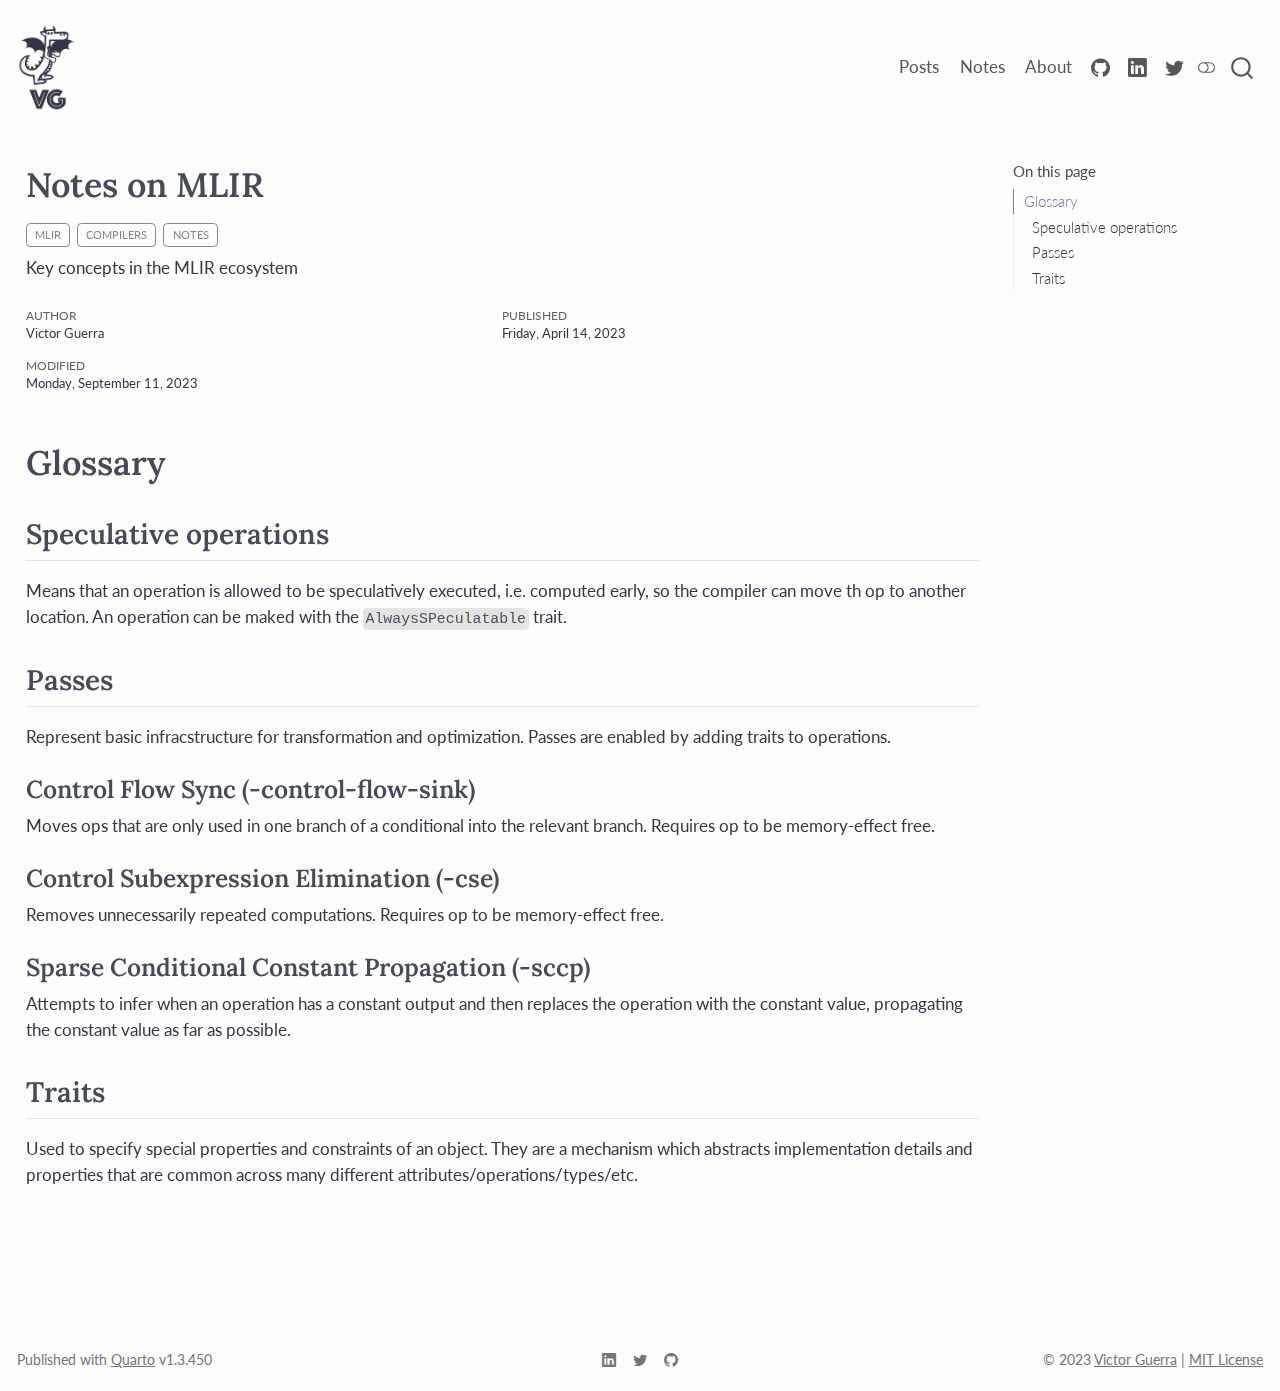
<file: notes/mlir/mlir-notes.html>
<!DOCTYPE html>
<html xmlns="http://www.w3.org/1999/xhtml" lang="en" xml:lang="en"><head>

<meta charset="utf-8">
<meta name="generator" content="quarto-1.3.450">

<meta name="viewport" content="width=device-width, initial-scale=1.0, user-scalable=yes">

<meta name="author" content="Victor Guerra">
<meta name="description" content="Key concepts in the MLIR ecosystem">

<title>vguerra - Notes on MLIR</title>
<style>
code{white-space: pre-wrap;}
span.smallcaps{font-variant: small-caps;}
div.columns{display: flex; gap: min(4vw, 1.5em);}
div.column{flex: auto; overflow-x: auto;}
div.hanging-indent{margin-left: 1.5em; text-indent: -1.5em;}
ul.task-list{list-style: none;}
ul.task-list li input[type="checkbox"] {
  width: 0.8em;
  margin: 0 0.8em 0.2em -1em; /* quarto-specific, see https://github.com/quarto-dev/quarto-cli/issues/4556 */ 
  vertical-align: middle;
}
</style>


<script src="../../site_libs/quarto-nav/quarto-nav.js"></script>
<script src="../../site_libs/quarto-nav/headroom.min.js"></script>
<script src="../../site_libs/clipboard/clipboard.min.js"></script>
<script src="../../site_libs/quarto-search/autocomplete.umd.js"></script>
<script src="../../site_libs/quarto-search/fuse.min.js"></script>
<script src="../../site_libs/quarto-search/quarto-search.js"></script>
<meta name="quarto:offset" content="../../">
<link href="../../images/favicon.ico" rel="icon">
<script src="../../site_libs/quarto-html/quarto.js"></script>
<script src="../../site_libs/quarto-html/popper.min.js"></script>
<script src="../../site_libs/quarto-html/tippy.umd.min.js"></script>
<script src="../../site_libs/quarto-html/anchor.min.js"></script>
<link href="../../site_libs/quarto-html/tippy.css" rel="stylesheet">
<link href="../../site_libs/quarto-html/quarto-syntax-highlighting.css" rel="stylesheet" class="quarto-color-scheme" id="quarto-text-highlighting-styles">
<link href="../../site_libs/quarto-html/quarto-syntax-highlighting-dark.css" rel="prefetch" class="quarto-color-scheme quarto-color-alternate" id="quarto-text-highlighting-styles">
<script src="../../site_libs/bootstrap/bootstrap.min.js"></script>
<link href="../../site_libs/bootstrap/bootstrap-icons.css" rel="stylesheet">
<link href="../../site_libs/bootstrap/bootstrap.min.css" rel="stylesheet" class="quarto-color-scheme" id="quarto-bootstrap" data-mode="light">
<link href="../../site_libs/bootstrap/bootstrap-dark.min.css" rel="prefetch" class="quarto-color-scheme quarto-color-alternate" id="quarto-bootstrap" data-mode="dark">
<script id="quarto-search-options" type="application/json">{
  "location": "navbar",
  "copy-button": false,
  "collapse-after": 3,
  "panel-placement": "end",
  "type": "overlay",
  "limit": 20,
  "language": {
    "search-no-results-text": "No results",
    "search-matching-documents-text": "matching documents",
    "search-copy-link-title": "Copy link to search",
    "search-hide-matches-text": "Hide additional matches",
    "search-more-match-text": "more match in this document",
    "search-more-matches-text": "more matches in this document",
    "search-clear-button-title": "Clear",
    "search-detached-cancel-button-title": "Cancel",
    "search-submit-button-title": "Submit",
    "search-label": "Search"
  }
}</script>
<script async="" src="https://www.googletagmanager.com/gtag/js?id=G-LV0VDL9S7D"></script>

<script type="text/javascript">

window.dataLayer = window.dataLayer || [];
function gtag(){dataLayer.push(arguments);}
gtag('js', new Date());
gtag('config', 'G-LV0VDL9S7D', { 'anonymize_ip': true});
</script>
<style>html{ scroll-behavior: smooth; }</style>


<link rel="stylesheet" href="../../scss/styles.css">
<meta property="og:title" content="vguerra - Notes on MLIR">
<meta property="og:description" content="Key concepts in the MLIR ecosystem">
<meta property="og:site-name" content="vguerra">
<meta name="twitter:title" content="vguerra - Notes on MLIR">
<meta name="twitter:description" content="Key concepts in the MLIR ecosystem">
<meta name="twitter:card" content="summary">
</head>

<body class="nav-sidebar floating nav-fixed">

<div id="quarto-search-results"></div>
  <header id="quarto-header" class="headroom fixed-top">
    <nav class="navbar navbar-expand-lg navbar-dark ">
      <div class="navbar-container container-fluid">
      <div class="navbar-brand-container">
    <a href="../../index.html" class="navbar-brand navbar-brand-logo">
    <img src="../../images/dragon-light.png" alt="The baby dragon of complexity" class="navbar-logo">
    </a>
  </div>
            <div id="quarto-search" class="" title="Search"></div>
          <button class="navbar-toggler" type="button" data-bs-toggle="collapse" data-bs-target="#navbarCollapse" aria-controls="navbarCollapse" aria-expanded="false" aria-label="Toggle navigation" onclick="if (window.quartoToggleHeadroom) { window.quartoToggleHeadroom(); }">
  <span class="navbar-toggler-icon"></span>
</button>
          <div class="collapse navbar-collapse" id="navbarCollapse">
            <ul class="navbar-nav navbar-nav-scroll ms-auto">
  <li class="nav-item">
    <a class="nav-link" href="../../posts/index.html" rel="" target="">
 <span class="menu-text">Posts</span></a>
  </li>  
  <li class="nav-item">
    <a class="nav-link" href="../../notes/index.html" rel="" target="">
 <span class="menu-text">Notes</span></a>
  </li>  
  <li class="nav-item">
    <a class="nav-link" href="../../about.html" rel="" target="">
 <span class="menu-text">About</span></a>
  </li>  
  <li class="nav-item compact">
    <a class="nav-link" href="https://github.com/vguerra" rel="" target=""><i class="bi bi-github" role="img">
</i> 
 <span class="menu-text"></span></a>
  </li>  
  <li class="nav-item compact">
    <a class="nav-link" href="https://www.linkedin.com/in/vmguerra/" rel="" target=""><i class="bi bi-linkedin" role="img">
</i> 
 <span class="menu-text"></span></a>
  </li>  
  <li class="nav-item compact">
    <a class="nav-link" href="https://twitter.com/vguerra" rel="" target=""><i class="bi bi-twitter" role="img">
</i> 
 <span class="menu-text"></span></a>
  </li>  
</ul>
            <div class="quarto-navbar-tools">
  <a href="" class="quarto-color-scheme-toggle quarto-navigation-tool  px-1" onclick="window.quartoToggleColorScheme(); return false;" title="Toggle dark mode"><i class="bi"></i></a>
</div>
          </div> <!-- /navcollapse -->
      </div> <!-- /container-fluid -->
    </nav>
  <nav class="quarto-secondary-nav">
    <div class="container-fluid d-flex">
      <button type="button" class="quarto-btn-toggle btn" data-bs-toggle="collapse" data-bs-target="#quarto-sidebar,#quarto-sidebar-glass" aria-controls="quarto-sidebar" aria-expanded="false" aria-label="Toggle sidebar navigation" onclick="if (window.quartoToggleHeadroom) { window.quartoToggleHeadroom(); }">
        <i class="bi bi-layout-text-sidebar-reverse"></i>
      </button>
      <nav class="quarto-page-breadcrumbs" aria-label="breadcrumb"><ol class="breadcrumb"><li class="breadcrumb-item">Notes on MLIR</li></ol></nav>
      <a class="flex-grow-1" role="button" data-bs-toggle="collapse" data-bs-target="#quarto-sidebar,#quarto-sidebar-glass" aria-controls="quarto-sidebar" aria-expanded="false" aria-label="Toggle sidebar navigation" onclick="if (window.quartoToggleHeadroom) { window.quartoToggleHeadroom(); }">      
      </a>
    </div>
  </nav>
</header>
<!-- content -->
<div id="quarto-content" class="quarto-container page-columns page-rows-contents page-layout-full page-navbar">
<!-- sidebar -->
  
<div id="quarto-sidebar-glass" data-bs-toggle="collapse" data-bs-target="#quarto-sidebar,#quarto-sidebar-glass"></div>
<!-- margin-sidebar -->
    <div id="quarto-margin-sidebar" class="sidebar margin-sidebar">
        <nav id="TOC" role="doc-toc" class="toc-active">
    <h2 id="toc-title">On this page</h2>
   
  <ul>
  <li><a href="#glossary" id="toc-glossary" class="nav-link active" data-scroll-target="#glossary">Glossary</a>
  <ul class="collapse">
  <li><a href="#speculative-operations" id="toc-speculative-operations" class="nav-link" data-scroll-target="#speculative-operations">Speculative operations</a></li>
  <li><a href="#passes" id="toc-passes" class="nav-link" data-scroll-target="#passes">Passes</a>
  <ul class="collapse">
  <li><a href="#control-flow-sync--control-flow-sink" id="toc-control-flow-sync--control-flow-sink" class="nav-link" data-scroll-target="#control-flow-sync--control-flow-sink">Control Flow Sync (-control-flow-sink)</a></li>
  <li><a href="#control-subexpression-elimination--cse" id="toc-control-subexpression-elimination--cse" class="nav-link" data-scroll-target="#control-subexpression-elimination--cse">Control Subexpression Elimination (-cse)</a></li>
  <li><a href="#sparse-conditional-constant-propagation--sccp" id="toc-sparse-conditional-constant-propagation--sccp" class="nav-link" data-scroll-target="#sparse-conditional-constant-propagation--sccp">Sparse Conditional Constant Propagation (-sccp)</a></li>
  </ul></li>
  <li><a href="#traits" id="toc-traits" class="nav-link" data-scroll-target="#traits">Traits</a>
  <ul class="collapse">
  <li><a href="#section" id="toc-section" class="nav-link" data-scroll-target="#section"></a></li>
  </ul></li>
  </ul></li>
  </ul>
</nav>
    </div>
<!-- main -->
<main class="content column-page-left" id="quarto-document-content">

<header id="title-block-header" class="quarto-title-block default">
<div class="quarto-title">
<h1 class="title">Notes on MLIR</h1>
  <div class="quarto-categories">
    <div class="quarto-category">mlir</div>
    <div class="quarto-category">compilers</div>
    <div class="quarto-category">notes</div>
  </div>
  </div>

<div>
  <div class="description">
    Key concepts in the MLIR ecosystem
  </div>
</div>


<div class="quarto-title-meta">

    <div>
    <div class="quarto-title-meta-heading">Author</div>
    <div class="quarto-title-meta-contents">
             <p>Victor Guerra </p>
          </div>
  </div>
    
    <div>
    <div class="quarto-title-meta-heading">Published</div>
    <div class="quarto-title-meta-contents">
      <p class="date">Friday, April 14, 2023</p>
    </div>
  </div>
  
    <div>
    <div class="quarto-title-meta-heading">Modified</div>
    <div class="quarto-title-meta-contents">
      <p class="date-modified">Monday, September 11, 2023</p>
    </div>
  </div>
    
  </div>
  

</header>

<section id="glossary" class="level1">
<h1>Glossary</h1>
<section id="speculative-operations" class="level2">
<h2 class="anchored" data-anchor-id="speculative-operations">Speculative operations</h2>
<p>Means that an operation is allowed to be speculatively executed, i.e.&nbsp;computed early, so the compiler can move th op to another location. An operation can be maked with the <code>AlwaysSPeculatable</code> trait.</p>
</section>
<section id="passes" class="level2">
<h2 class="anchored" data-anchor-id="passes">Passes</h2>
<p>Represent basic infracstructure for transformation and optimization. Passes are enabled by adding traits to operations.</p>
<section id="control-flow-sync--control-flow-sink" class="level3">
<h3 class="anchored" data-anchor-id="control-flow-sync--control-flow-sink">Control Flow Sync (-control-flow-sink)</h3>
<p>Moves ops that are only used in one branch of a conditional into the relevant branch. Requires op to be memory-effect free.</p>
</section>
<section id="control-subexpression-elimination--cse" class="level3">
<h3 class="anchored" data-anchor-id="control-subexpression-elimination--cse">Control Subexpression Elimination (-cse)</h3>
<p>Removes unnecessarily repeated computations. Requires op to be memory-effect free.</p>
</section>
<section id="sparse-conditional-constant-propagation--sccp" class="level3">
<h3 class="anchored" data-anchor-id="sparse-conditional-constant-propagation--sccp">Sparse Conditional Constant Propagation (-sccp)</h3>
<p>Attempts to infer when an operation has a constant output and then replaces the operation with the constant value, propagating the constant value as far as possible.</p>
</section>
</section>
<section id="traits" class="level2">
<h2 class="anchored" data-anchor-id="traits">Traits</h2>
<p>Used to specify special properties and constraints of an object. They are a mechanism which abstracts implementation details and properties that are common across many different attributes/operations/types/etc.</p>
<section id="section" class="level3">
<h3 class="anchored" data-anchor-id="section"></h3>


</section>
</section>
</section>

</main> <!-- /main -->
<script id="quarto-html-after-body" type="application/javascript">
window.document.addEventListener("DOMContentLoaded", function (event) {
  const toggleBodyColorMode = (bsSheetEl) => {
    const mode = bsSheetEl.getAttribute("data-mode");
    const bodyEl = window.document.querySelector("body");
    if (mode === "dark") {
      bodyEl.classList.add("quarto-dark");
      bodyEl.classList.remove("quarto-light");
    } else {
      bodyEl.classList.add("quarto-light");
      bodyEl.classList.remove("quarto-dark");
    }
  }
  const toggleBodyColorPrimary = () => {
    const bsSheetEl = window.document.querySelector("link#quarto-bootstrap");
    if (bsSheetEl) {
      toggleBodyColorMode(bsSheetEl);
    }
  }
  toggleBodyColorPrimary();  
  const disableStylesheet = (stylesheets) => {
    for (let i=0; i < stylesheets.length; i++) {
      const stylesheet = stylesheets[i];
      stylesheet.rel = 'prefetch';
    }
  }
  const enableStylesheet = (stylesheets) => {
    for (let i=0; i < stylesheets.length; i++) {
      const stylesheet = stylesheets[i];
      stylesheet.rel = 'stylesheet';
    }
  }
  const manageTransitions = (selector, allowTransitions) => {
    const els = window.document.querySelectorAll(selector);
    for (let i=0; i < els.length; i++) {
      const el = els[i];
      if (allowTransitions) {
        el.classList.remove('notransition');
      } else {
        el.classList.add('notransition');
      }
    }
  }
  const toggleColorMode = (alternate) => {
    // Switch the stylesheets
    const alternateStylesheets = window.document.querySelectorAll('link.quarto-color-scheme.quarto-color-alternate');
    manageTransitions('#quarto-margin-sidebar .nav-link', false);
    if (alternate) {
      enableStylesheet(alternateStylesheets);
      for (const sheetNode of alternateStylesheets) {
        if (sheetNode.id === "quarto-bootstrap") {
          toggleBodyColorMode(sheetNode);
        }
      }
    } else {
      disableStylesheet(alternateStylesheets);
      toggleBodyColorPrimary();
    }
    manageTransitions('#quarto-margin-sidebar .nav-link', true);
    // Switch the toggles
    const toggles = window.document.querySelectorAll('.quarto-color-scheme-toggle');
    for (let i=0; i < toggles.length; i++) {
      const toggle = toggles[i];
      if (toggle) {
        if (alternate) {
          toggle.classList.add("alternate");     
        } else {
          toggle.classList.remove("alternate");
        }
      }
    }
    // Hack to workaround the fact that safari doesn't
    // properly recolor the scrollbar when toggling (#1455)
    if (navigator.userAgent.indexOf('Safari') > 0 && navigator.userAgent.indexOf('Chrome') == -1) {
      manageTransitions("body", false);
      window.scrollTo(0, 1);
      setTimeout(() => {
        window.scrollTo(0, 0);
        manageTransitions("body", true);
      }, 40);  
    }
  }
  const isFileUrl = () => { 
    return window.location.protocol === 'file:';
  }
  const hasAlternateSentinel = () => {  
    let styleSentinel = getColorSchemeSentinel();
    if (styleSentinel !== null) {
      return styleSentinel === "alternate";
    } else {
      return false;
    }
  }
  const setStyleSentinel = (alternate) => {
    const value = alternate ? "alternate" : "default";
    if (!isFileUrl()) {
      window.localStorage.setItem("quarto-color-scheme", value);
    } else {
      localAlternateSentinel = value;
    }
  }
  const getColorSchemeSentinel = () => {
    if (!isFileUrl()) {
      const storageValue = window.localStorage.getItem("quarto-color-scheme");
      return storageValue != null ? storageValue : localAlternateSentinel;
    } else {
      return localAlternateSentinel;
    }
  }
  let localAlternateSentinel = 'default';
  // Dark / light mode switch
  window.quartoToggleColorScheme = () => {
    // Read the current dark / light value 
    let toAlternate = !hasAlternateSentinel();
    toggleColorMode(toAlternate);
    setStyleSentinel(toAlternate);
  };
  // Ensure there is a toggle, if there isn't float one in the top right
  if (window.document.querySelector('.quarto-color-scheme-toggle') === null) {
    const a = window.document.createElement('a');
    a.classList.add('top-right');
    a.classList.add('quarto-color-scheme-toggle');
    a.href = "";
    a.onclick = function() { try { window.quartoToggleColorScheme(); } catch {} return false; };
    const i = window.document.createElement("i");
    i.classList.add('bi');
    a.appendChild(i);
    window.document.body.appendChild(a);
  }
  // Switch to dark mode if need be
  if (hasAlternateSentinel()) {
    toggleColorMode(true);
  } else {
    toggleColorMode(false);
  }
  const icon = "";
  const anchorJS = new window.AnchorJS();
  anchorJS.options = {
    placement: 'right',
    icon: icon
  };
  anchorJS.add('.anchored');
  const isCodeAnnotation = (el) => {
    for (const clz of el.classList) {
      if (clz.startsWith('code-annotation-')) {                     
        return true;
      }
    }
    return false;
  }
  const clipboard = new window.ClipboardJS('.code-copy-button', {
    text: function(trigger) {
      const codeEl = trigger.previousElementSibling.cloneNode(true);
      for (const childEl of codeEl.children) {
        if (isCodeAnnotation(childEl)) {
          childEl.remove();
        }
      }
      return codeEl.innerText;
    }
  });
  clipboard.on('success', function(e) {
    // button target
    const button = e.trigger;
    // don't keep focus
    button.blur();
    // flash "checked"
    button.classList.add('code-copy-button-checked');
    var currentTitle = button.getAttribute("title");
    button.setAttribute("title", "Copied!");
    let tooltip;
    if (window.bootstrap) {
      button.setAttribute("data-bs-toggle", "tooltip");
      button.setAttribute("data-bs-placement", "left");
      button.setAttribute("data-bs-title", "Copied!");
      tooltip = new bootstrap.Tooltip(button, 
        { trigger: "manual", 
          customClass: "code-copy-button-tooltip",
          offset: [0, -8]});
      tooltip.show();    
    }
    setTimeout(function() {
      if (tooltip) {
        tooltip.hide();
        button.removeAttribute("data-bs-title");
        button.removeAttribute("data-bs-toggle");
        button.removeAttribute("data-bs-placement");
      }
      button.setAttribute("title", currentTitle);
      button.classList.remove('code-copy-button-checked');
    }, 1000);
    // clear code selection
    e.clearSelection();
  });
  function tippyHover(el, contentFn) {
    const config = {
      allowHTML: true,
      content: contentFn,
      maxWidth: 500,
      delay: 100,
      arrow: false,
      appendTo: function(el) {
          return el.parentElement;
      },
      interactive: true,
      interactiveBorder: 10,
      theme: 'quarto',
      placement: 'bottom-start'
    };
    window.tippy(el, config); 
  }
  const noterefs = window.document.querySelectorAll('a[role="doc-noteref"]');
  for (var i=0; i<noterefs.length; i++) {
    const ref = noterefs[i];
    tippyHover(ref, function() {
      // use id or data attribute instead here
      let href = ref.getAttribute('data-footnote-href') || ref.getAttribute('href');
      try { href = new URL(href).hash; } catch {}
      const id = href.replace(/^#\/?/, "");
      const note = window.document.getElementById(id);
      return note.innerHTML;
    });
  }
      let selectedAnnoteEl;
      const selectorForAnnotation = ( cell, annotation) => {
        let cellAttr = 'data-code-cell="' + cell + '"';
        let lineAttr = 'data-code-annotation="' +  annotation + '"';
        const selector = 'span[' + cellAttr + '][' + lineAttr + ']';
        return selector;
      }
      const selectCodeLines = (annoteEl) => {
        const doc = window.document;
        const targetCell = annoteEl.getAttribute("data-target-cell");
        const targetAnnotation = annoteEl.getAttribute("data-target-annotation");
        const annoteSpan = window.document.querySelector(selectorForAnnotation(targetCell, targetAnnotation));
        const lines = annoteSpan.getAttribute("data-code-lines").split(",");
        const lineIds = lines.map((line) => {
          return targetCell + "-" + line;
        })
        let top = null;
        let height = null;
        let parent = null;
        if (lineIds.length > 0) {
            //compute the position of the single el (top and bottom and make a div)
            const el = window.document.getElementById(lineIds[0]);
            top = el.offsetTop;
            height = el.offsetHeight;
            parent = el.parentElement.parentElement;
          if (lineIds.length > 1) {
            const lastEl = window.document.getElementById(lineIds[lineIds.length - 1]);
            const bottom = lastEl.offsetTop + lastEl.offsetHeight;
            height = bottom - top;
          }
          if (top !== null && height !== null && parent !== null) {
            // cook up a div (if necessary) and position it 
            let div = window.document.getElementById("code-annotation-line-highlight");
            if (div === null) {
              div = window.document.createElement("div");
              div.setAttribute("id", "code-annotation-line-highlight");
              div.style.position = 'absolute';
              parent.appendChild(div);
            }
            div.style.top = top - 2 + "px";
            div.style.height = height + 4 + "px";
            let gutterDiv = window.document.getElementById("code-annotation-line-highlight-gutter");
            if (gutterDiv === null) {
              gutterDiv = window.document.createElement("div");
              gutterDiv.setAttribute("id", "code-annotation-line-highlight-gutter");
              gutterDiv.style.position = 'absolute';
              const codeCell = window.document.getElementById(targetCell);
              const gutter = codeCell.querySelector('.code-annotation-gutter');
              gutter.appendChild(gutterDiv);
            }
            gutterDiv.style.top = top - 2 + "px";
            gutterDiv.style.height = height + 4 + "px";
          }
          selectedAnnoteEl = annoteEl;
        }
      };
      const unselectCodeLines = () => {
        const elementsIds = ["code-annotation-line-highlight", "code-annotation-line-highlight-gutter"];
        elementsIds.forEach((elId) => {
          const div = window.document.getElementById(elId);
          if (div) {
            div.remove();
          }
        });
        selectedAnnoteEl = undefined;
      };
      // Attach click handler to the DT
      const annoteDls = window.document.querySelectorAll('dt[data-target-cell]');
      for (const annoteDlNode of annoteDls) {
        annoteDlNode.addEventListener('click', (event) => {
          const clickedEl = event.target;
          if (clickedEl !== selectedAnnoteEl) {
            unselectCodeLines();
            const activeEl = window.document.querySelector('dt[data-target-cell].code-annotation-active');
            if (activeEl) {
              activeEl.classList.remove('code-annotation-active');
            }
            selectCodeLines(clickedEl);
            clickedEl.classList.add('code-annotation-active');
          } else {
            // Unselect the line
            unselectCodeLines();
            clickedEl.classList.remove('code-annotation-active');
          }
        });
      }
  const findCites = (el) => {
    const parentEl = el.parentElement;
    if (parentEl) {
      const cites = parentEl.dataset.cites;
      if (cites) {
        return {
          el,
          cites: cites.split(' ')
        };
      } else {
        return findCites(el.parentElement)
      }
    } else {
      return undefined;
    }
  };
  var bibliorefs = window.document.querySelectorAll('a[role="doc-biblioref"]');
  for (var i=0; i<bibliorefs.length; i++) {
    const ref = bibliorefs[i];
    const citeInfo = findCites(ref);
    if (citeInfo) {
      tippyHover(citeInfo.el, function() {
        var popup = window.document.createElement('div');
        citeInfo.cites.forEach(function(cite) {
          var citeDiv = window.document.createElement('div');
          citeDiv.classList.add('hanging-indent');
          citeDiv.classList.add('csl-entry');
          var biblioDiv = window.document.getElementById('ref-' + cite);
          if (biblioDiv) {
            citeDiv.innerHTML = biblioDiv.innerHTML;
          }
          popup.appendChild(citeDiv);
        });
        return popup.innerHTML;
      });
    }
  }
});
</script>
</div> <!-- /content -->
<footer class="footer">
  <div class="nav-footer">
    <div class="nav-footer-left">Published with <a href="https://quarto.org/">Quarto</a> v1.3.450</div>   
    <div class="nav-footer-center">
      <ul class="footer-items list-unstyled">
    <li class="nav-item compact">
    <a class="nav-link" href="https://www.linkedin.com/in/vmguerra/">
      <i class="bi bi-linkedin" role="img">
</i> 
    </a>
  </li>  
    <li class="nav-item compact">
    <a class="nav-link" href="https://twitter.com/vguerra">
      <i class="bi bi-twitter" role="img">
</i> 
    </a>
  </li>  
    <li class="nav-item compact">
    <a class="nav-link" href="https://github.com/vguerra">
      <i class="bi bi-github" role="img">
</i> 
    </a>
  </li>  
</ul>
    </div>
    <div class="nav-footer-right">© 2023 <a href="../../about.html">Victor Guerra</a> | <a href="https://www.quantumjitter.com/license">MIT License</a></div>
  </div>
</footer>



<script src="../../site_libs/quarto-html/zenscroll-min.js"></script>
</body></html>
</file>
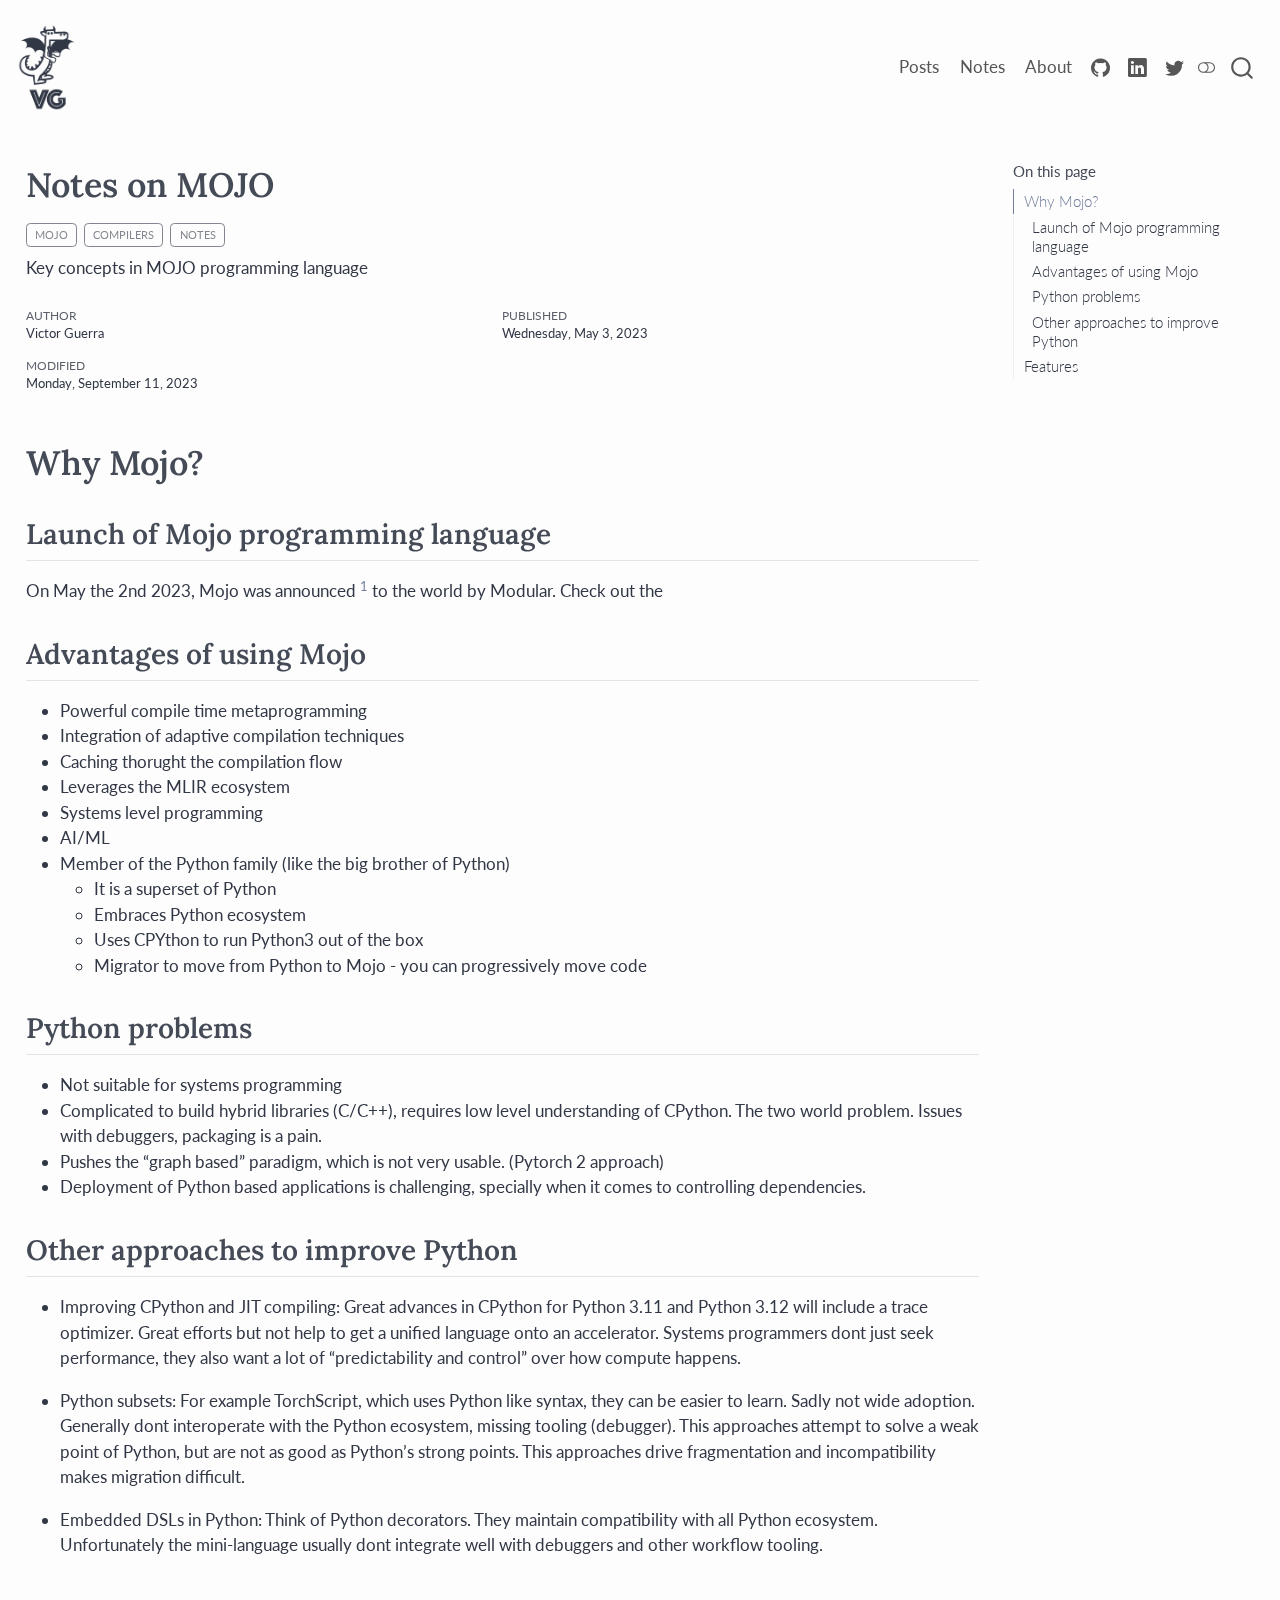
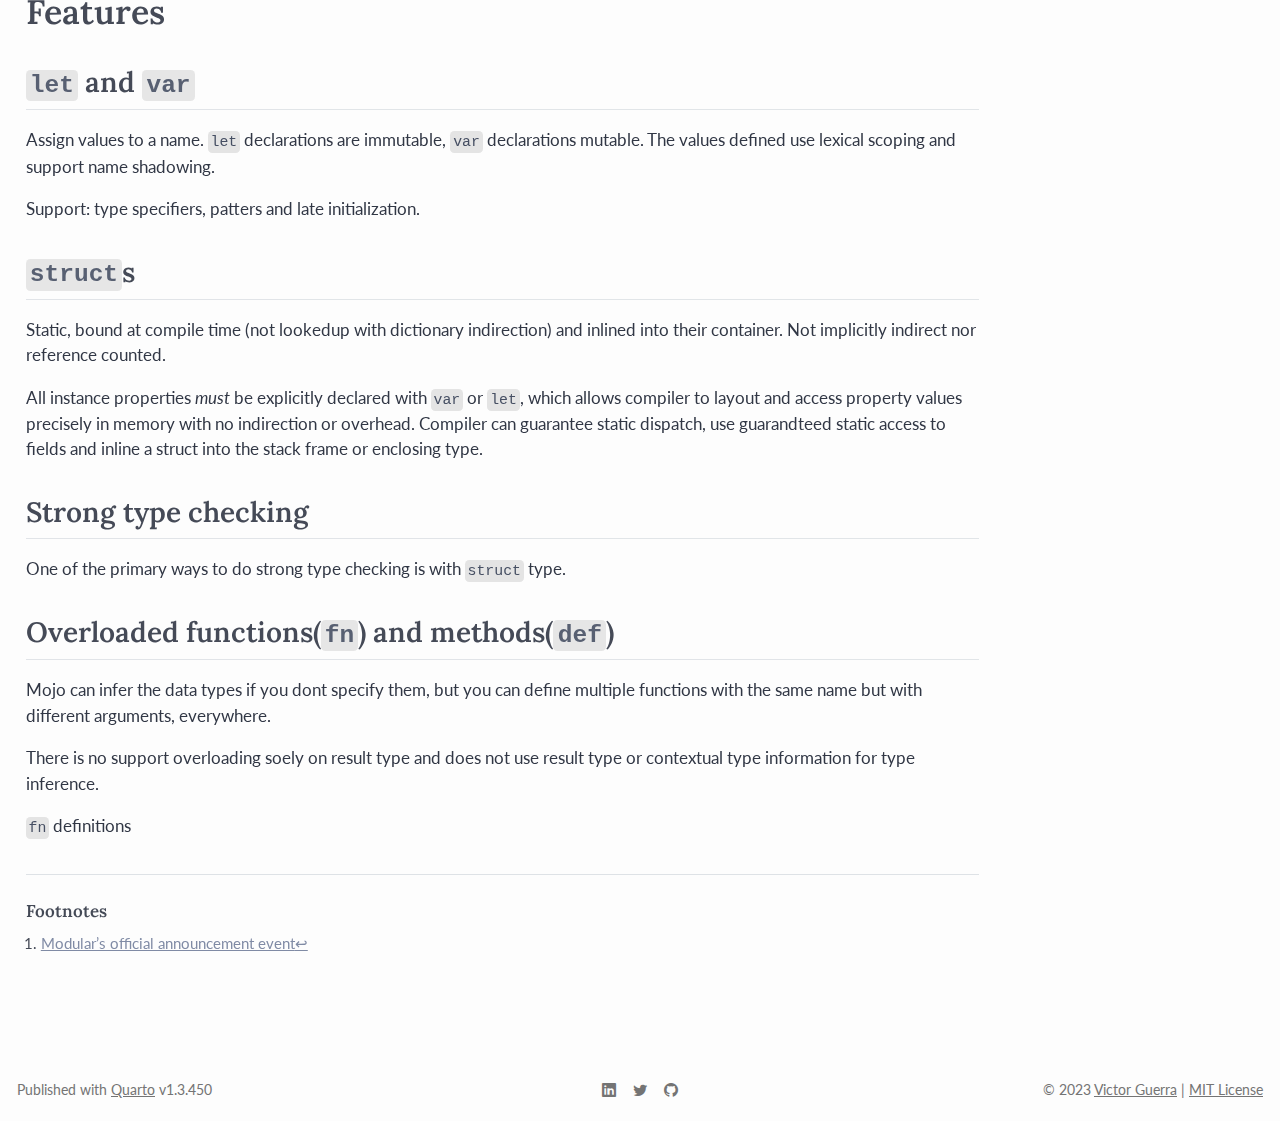
<file: notes/mojo/advantages-mojo.html>
<!DOCTYPE html>
<html xmlns="http://www.w3.org/1999/xhtml" lang="en" xml:lang="en"><head>

<meta charset="utf-8">
<meta name="generator" content="quarto-1.3.450">

<meta name="viewport" content="width=device-width, initial-scale=1.0, user-scalable=yes">

<meta name="author" content="Victor Guerra">
<meta name="description" content="Key concepts in MOJO programming language">

<title>vguerra - Notes on MOJO</title>
<style>
code{white-space: pre-wrap;}
span.smallcaps{font-variant: small-caps;}
div.columns{display: flex; gap: min(4vw, 1.5em);}
div.column{flex: auto; overflow-x: auto;}
div.hanging-indent{margin-left: 1.5em; text-indent: -1.5em;}
ul.task-list{list-style: none;}
ul.task-list li input[type="checkbox"] {
  width: 0.8em;
  margin: 0 0.8em 0.2em -1em; /* quarto-specific, see https://github.com/quarto-dev/quarto-cli/issues/4556 */ 
  vertical-align: middle;
}
</style>


<script src="../../site_libs/quarto-nav/quarto-nav.js"></script>
<script src="../../site_libs/quarto-nav/headroom.min.js"></script>
<script src="../../site_libs/clipboard/clipboard.min.js"></script>
<script src="../../site_libs/quarto-search/autocomplete.umd.js"></script>
<script src="../../site_libs/quarto-search/fuse.min.js"></script>
<script src="../../site_libs/quarto-search/quarto-search.js"></script>
<meta name="quarto:offset" content="../../">
<link href="../../images/favicon.ico" rel="icon">
<script src="../../site_libs/quarto-html/quarto.js"></script>
<script src="../../site_libs/quarto-html/popper.min.js"></script>
<script src="../../site_libs/quarto-html/tippy.umd.min.js"></script>
<script src="../../site_libs/quarto-html/anchor.min.js"></script>
<link href="../../site_libs/quarto-html/tippy.css" rel="stylesheet">
<link href="../../site_libs/quarto-html/quarto-syntax-highlighting.css" rel="stylesheet" class="quarto-color-scheme" id="quarto-text-highlighting-styles">
<link href="../../site_libs/quarto-html/quarto-syntax-highlighting-dark.css" rel="prefetch" class="quarto-color-scheme quarto-color-alternate" id="quarto-text-highlighting-styles">
<script src="../../site_libs/bootstrap/bootstrap.min.js"></script>
<link href="../../site_libs/bootstrap/bootstrap-icons.css" rel="stylesheet">
<link href="../../site_libs/bootstrap/bootstrap.min.css" rel="stylesheet" class="quarto-color-scheme" id="quarto-bootstrap" data-mode="light">
<link href="../../site_libs/bootstrap/bootstrap-dark.min.css" rel="prefetch" class="quarto-color-scheme quarto-color-alternate" id="quarto-bootstrap" data-mode="dark">
<script id="quarto-search-options" type="application/json">{
  "location": "navbar",
  "copy-button": false,
  "collapse-after": 3,
  "panel-placement": "end",
  "type": "overlay",
  "limit": 20,
  "language": {
    "search-no-results-text": "No results",
    "search-matching-documents-text": "matching documents",
    "search-copy-link-title": "Copy link to search",
    "search-hide-matches-text": "Hide additional matches",
    "search-more-match-text": "more match in this document",
    "search-more-matches-text": "more matches in this document",
    "search-clear-button-title": "Clear",
    "search-detached-cancel-button-title": "Cancel",
    "search-submit-button-title": "Submit",
    "search-label": "Search"
  }
}</script>
<script async="" src="https://www.googletagmanager.com/gtag/js?id=G-LV0VDL9S7D"></script>

<script type="text/javascript">

window.dataLayer = window.dataLayer || [];
function gtag(){dataLayer.push(arguments);}
gtag('js', new Date());
gtag('config', 'G-LV0VDL9S7D', { 'anonymize_ip': true});
</script>
<style>html{ scroll-behavior: smooth; }</style>


<link rel="stylesheet" href="../../scss/styles.css">
<meta property="og:title" content="vguerra - Notes on MOJO">
<meta property="og:description" content="Key concepts in MOJO programming language">
<meta property="og:site-name" content="vguerra">
<meta name="twitter:title" content="vguerra - Notes on MOJO">
<meta name="twitter:description" content="Key concepts in MOJO programming language">
<meta name="twitter:card" content="summary">
</head>

<body class="nav-sidebar floating nav-fixed">

<div id="quarto-search-results"></div>
  <header id="quarto-header" class="headroom fixed-top">
    <nav class="navbar navbar-expand-lg navbar-dark ">
      <div class="navbar-container container-fluid">
      <div class="navbar-brand-container">
    <a href="../../index.html" class="navbar-brand navbar-brand-logo">
    <img src="../../images/dragon-light.png" alt="The baby dragon of complexity" class="navbar-logo">
    </a>
  </div>
            <div id="quarto-search" class="" title="Search"></div>
          <button class="navbar-toggler" type="button" data-bs-toggle="collapse" data-bs-target="#navbarCollapse" aria-controls="navbarCollapse" aria-expanded="false" aria-label="Toggle navigation" onclick="if (window.quartoToggleHeadroom) { window.quartoToggleHeadroom(); }">
  <span class="navbar-toggler-icon"></span>
</button>
          <div class="collapse navbar-collapse" id="navbarCollapse">
            <ul class="navbar-nav navbar-nav-scroll ms-auto">
  <li class="nav-item">
    <a class="nav-link" href="../../posts/index.html" rel="" target="">
 <span class="menu-text">Posts</span></a>
  </li>  
  <li class="nav-item">
    <a class="nav-link" href="../../notes/index.html" rel="" target="">
 <span class="menu-text">Notes</span></a>
  </li>  
  <li class="nav-item">
    <a class="nav-link" href="../../about.html" rel="" target="">
 <span class="menu-text">About</span></a>
  </li>  
  <li class="nav-item compact">
    <a class="nav-link" href="https://github.com/vguerra" rel="" target=""><i class="bi bi-github" role="img">
</i> 
 <span class="menu-text"></span></a>
  </li>  
  <li class="nav-item compact">
    <a class="nav-link" href="https://www.linkedin.com/in/vmguerra/" rel="" target=""><i class="bi bi-linkedin" role="img">
</i> 
 <span class="menu-text"></span></a>
  </li>  
  <li class="nav-item compact">
    <a class="nav-link" href="https://twitter.com/vguerra" rel="" target=""><i class="bi bi-twitter" role="img">
</i> 
 <span class="menu-text"></span></a>
  </li>  
</ul>
            <div class="quarto-navbar-tools">
  <a href="" class="quarto-color-scheme-toggle quarto-navigation-tool  px-1" onclick="window.quartoToggleColorScheme(); return false;" title="Toggle dark mode"><i class="bi"></i></a>
</div>
          </div> <!-- /navcollapse -->
      </div> <!-- /container-fluid -->
    </nav>
  <nav class="quarto-secondary-nav">
    <div class="container-fluid d-flex">
      <button type="button" class="quarto-btn-toggle btn" data-bs-toggle="collapse" data-bs-target="#quarto-sidebar,#quarto-sidebar-glass" aria-controls="quarto-sidebar" aria-expanded="false" aria-label="Toggle sidebar navigation" onclick="if (window.quartoToggleHeadroom) { window.quartoToggleHeadroom(); }">
        <i class="bi bi-layout-text-sidebar-reverse"></i>
      </button>
      <nav class="quarto-page-breadcrumbs" aria-label="breadcrumb"><ol class="breadcrumb"><li class="breadcrumb-item">Notes on MOJO</li></ol></nav>
      <a class="flex-grow-1" role="button" data-bs-toggle="collapse" data-bs-target="#quarto-sidebar,#quarto-sidebar-glass" aria-controls="quarto-sidebar" aria-expanded="false" aria-label="Toggle sidebar navigation" onclick="if (window.quartoToggleHeadroom) { window.quartoToggleHeadroom(); }">      
      </a>
    </div>
  </nav>
</header>
<!-- content -->
<div id="quarto-content" class="quarto-container page-columns page-rows-contents page-layout-full page-navbar">
<!-- sidebar -->
  
<div id="quarto-sidebar-glass" data-bs-toggle="collapse" data-bs-target="#quarto-sidebar,#quarto-sidebar-glass"></div>
<!-- margin-sidebar -->
    <div id="quarto-margin-sidebar" class="sidebar margin-sidebar">
        <nav id="TOC" role="doc-toc" class="toc-active">
    <h2 id="toc-title">On this page</h2>
   
  <ul class="collapse">
  <li><a href="#why-mojo" id="toc-why-mojo" class="nav-link active" data-scroll-target="#why-mojo">Why Mojo?</a>
  <ul class="collapse">
  <li><a href="#launch-of-mojo-programming-language" id="toc-launch-of-mojo-programming-language" class="nav-link" data-scroll-target="#launch-of-mojo-programming-language">Launch of Mojo programming language</a></li>
  <li><a href="#advantages-of-using-mojo" id="toc-advantages-of-using-mojo" class="nav-link" data-scroll-target="#advantages-of-using-mojo">Advantages of using Mojo</a></li>
  <li><a href="#python-problems" id="toc-python-problems" class="nav-link" data-scroll-target="#python-problems">Python problems</a></li>
  <li><a href="#other-approaches-to-improve-python" id="toc-other-approaches-to-improve-python" class="nav-link" data-scroll-target="#other-approaches-to-improve-python">Other approaches to improve Python</a></li>
  </ul></li>
  <li><a href="#features" id="toc-features" class="nav-link" data-scroll-target="#features">Features</a>
  <ul class="collapse">
  <li><a href="#let-and-var" id="toc-let-and-var" class="nav-link" data-scroll-target="#let-and-var"><code>let</code> and <code>var</code></a></li>
  <li><a href="#structs" id="toc-structs" class="nav-link" data-scroll-target="#structs"><code>struct</code>s</a></li>
  <li><a href="#strong-type-checking" id="toc-strong-type-checking" class="nav-link" data-scroll-target="#strong-type-checking">Strong type checking</a></li>
  <li><a href="#overloaded-functionsfn-and-methodsdef" id="toc-overloaded-functionsfn-and-methodsdef" class="nav-link" data-scroll-target="#overloaded-functionsfn-and-methodsdef">Overloaded functions(<code>fn</code>) and methods(<code>def</code>)</a></li>
  </ul></li>
  </ul>
</nav>
    </div>
<!-- main -->
<main class="content column-page-left" id="quarto-document-content">

<header id="title-block-header" class="quarto-title-block default">
<div class="quarto-title">
<h1 class="title">Notes on MOJO</h1>
  <div class="quarto-categories">
    <div class="quarto-category">mojo</div>
    <div class="quarto-category">compilers</div>
    <div class="quarto-category">notes</div>
  </div>
  </div>

<div>
  <div class="description">
    Key concepts in MOJO programming language
  </div>
</div>


<div class="quarto-title-meta">

    <div>
    <div class="quarto-title-meta-heading">Author</div>
    <div class="quarto-title-meta-contents">
             <p>Victor Guerra </p>
          </div>
  </div>
    
    <div>
    <div class="quarto-title-meta-heading">Published</div>
    <div class="quarto-title-meta-contents">
      <p class="date">Wednesday, May 3, 2023</p>
    </div>
  </div>
  
    <div>
    <div class="quarto-title-meta-heading">Modified</div>
    <div class="quarto-title-meta-contents">
      <p class="date-modified">Monday, September 11, 2023</p>
    </div>
  </div>
    
  </div>
  

</header>

<section id="why-mojo" class="level1">
<h1>Why Mojo?</h1>
<section id="launch-of-mojo-programming-language" class="level2">
<h2 class="anchored" data-anchor-id="launch-of-mojo-programming-language">Launch of Mojo programming language</h2>
<p>On May the 2nd 2023, Mojo was announced <a href="#fn1" class="footnote-ref" id="fnref1" role="doc-noteref"><sup>1</sup></a> to the world by Modular. Check out the</p>
</section>
<section id="advantages-of-using-mojo" class="level2">
<h2 class="anchored" data-anchor-id="advantages-of-using-mojo">Advantages of using Mojo</h2>
<ul>
<li>Powerful compile time metaprogramming</li>
<li>Integration of adaptive compilation techniques</li>
<li>Caching thorught the compilation flow</li>
<li>Leverages the MLIR ecosystem</li>
<li>Systems level programming</li>
<li>AI/ML</li>
<li>Member of the Python family (like the big brother of Python)
<ul>
<li>It is a superset of Python</li>
<li>Embraces Python ecosystem</li>
<li>Uses CPYthon to run Python3 out of the box</li>
<li>Migrator to move from Python to Mojo - you can progressively move code</li>
</ul></li>
</ul>
</section>
<section id="python-problems" class="level2">
<h2 class="anchored" data-anchor-id="python-problems">Python problems</h2>
<ul>
<li>Not suitable for systems programming</li>
<li>Complicated to build hybrid libraries (C/C++), requires low level understanding of CPython. The two world problem. Issues with debuggers, packaging is a pain.</li>
<li>Pushes the “graph based” paradigm, which is not very usable. (Pytorch 2 approach)</li>
<li>Deployment of Python based applications is challenging, specially when it comes to controlling dependencies.</li>
</ul>
</section>
<section id="other-approaches-to-improve-python" class="level2">
<h2 class="anchored" data-anchor-id="other-approaches-to-improve-python">Other approaches to improve Python</h2>
<ul>
<li><p>Improving CPython and JIT compiling: Great advances in CPython for Python 3.11 and Python 3.12 will include a trace optimizer. Great efforts but not help to get a unified language onto an accelerator. Systems programmers dont just seek performance, they also want a lot of “predictability and control” over how compute happens.</p></li>
<li><p>Python subsets: For example TorchScript, which uses Python like syntax, they can be easier to learn. Sadly not wide adoption. Generally dont interoperate with the Python ecosystem, missing tooling (debugger). This approaches attempt to solve a weak point of Python, but are not as good as Python’s strong points. This approaches drive fragmentation and incompatibility makes migration difficult.</p></li>
<li><p>Embedded DSLs in Python: Think of Python decorators. They maintain compatibility with all Python ecosystem. Unfortunately the mini-language usually dont integrate well with debuggers and other workflow tooling.</p></li>
</ul>
</section>
</section>
<section id="features" class="level1">
<h1>Features</h1>
<section id="let-and-var" class="level2">
<h2 class="anchored" data-anchor-id="let-and-var"><code>let</code> and <code>var</code></h2>
<p>Assign values to a name. <code>let</code> declarations are immutable, <code>var</code> declarations mutable. The values defined use lexical scoping and support name shadowing.</p>
<p>Support: type specifiers, patters and late initialization.</p>
</section>
<section id="structs" class="level2">
<h2 class="anchored" data-anchor-id="structs"><code>struct</code>s</h2>
<p>Static, bound at compile time (not lookedup with dictionary indirection) and inlined into their container. Not implicitly indirect nor reference counted.</p>
<p>All instance properties <em>must</em> be explicitly declared with <code>var</code> or <code>let</code>, which allows compiler to layout and access property values precisely in memory with no indirection or overhead. Compiler can guarantee static dispatch, use guarandteed static access to fields and inline a struct into the stack frame or enclosing type.</p>
</section>
<section id="strong-type-checking" class="level2">
<h2 class="anchored" data-anchor-id="strong-type-checking">Strong type checking</h2>
<p>One of the primary ways to do strong type checking is with <code>struct</code> type.</p>
</section>
<section id="overloaded-functionsfn-and-methodsdef" class="level2">
<h2 class="anchored" data-anchor-id="overloaded-functionsfn-and-methodsdef">Overloaded functions(<code>fn</code>) and methods(<code>def</code>)</h2>
<p>Mojo can infer the data types if you dont specify them, but you can define multiple functions with the same name but with different arguments, everywhere.</p>
<p>There is no support overloading soely on result type and does not use result type or contextual type information for type inference.</p>
<p><code>fn</code> definitions</p>


</section>
</section>


<div id="quarto-appendix" class="default"><section id="footnotes" class="footnotes footnotes-end-of-document" role="doc-endnotes"><h2 class="anchored quarto-appendix-heading">Footnotes</h2>

<ol>
<li id="fn1"><p><a href="https://www.modular.com/blog/a-unified-extensible-platform-to-superpower-your-ai">Modular’s official announcement event</a><a href="#fnref1" class="footnote-back" role="doc-backlink">↩︎</a></p></li>
</ol>
</section></div></main> <!-- /main -->
<script id="quarto-html-after-body" type="application/javascript">
window.document.addEventListener("DOMContentLoaded", function (event) {
  const toggleBodyColorMode = (bsSheetEl) => {
    const mode = bsSheetEl.getAttribute("data-mode");
    const bodyEl = window.document.querySelector("body");
    if (mode === "dark") {
      bodyEl.classList.add("quarto-dark");
      bodyEl.classList.remove("quarto-light");
    } else {
      bodyEl.classList.add("quarto-light");
      bodyEl.classList.remove("quarto-dark");
    }
  }
  const toggleBodyColorPrimary = () => {
    const bsSheetEl = window.document.querySelector("link#quarto-bootstrap");
    if (bsSheetEl) {
      toggleBodyColorMode(bsSheetEl);
    }
  }
  toggleBodyColorPrimary();  
  const disableStylesheet = (stylesheets) => {
    for (let i=0; i < stylesheets.length; i++) {
      const stylesheet = stylesheets[i];
      stylesheet.rel = 'prefetch';
    }
  }
  const enableStylesheet = (stylesheets) => {
    for (let i=0; i < stylesheets.length; i++) {
      const stylesheet = stylesheets[i];
      stylesheet.rel = 'stylesheet';
    }
  }
  const manageTransitions = (selector, allowTransitions) => {
    const els = window.document.querySelectorAll(selector);
    for (let i=0; i < els.length; i++) {
      const el = els[i];
      if (allowTransitions) {
        el.classList.remove('notransition');
      } else {
        el.classList.add('notransition');
      }
    }
  }
  const toggleColorMode = (alternate) => {
    // Switch the stylesheets
    const alternateStylesheets = window.document.querySelectorAll('link.quarto-color-scheme.quarto-color-alternate');
    manageTransitions('#quarto-margin-sidebar .nav-link', false);
    if (alternate) {
      enableStylesheet(alternateStylesheets);
      for (const sheetNode of alternateStylesheets) {
        if (sheetNode.id === "quarto-bootstrap") {
          toggleBodyColorMode(sheetNode);
        }
      }
    } else {
      disableStylesheet(alternateStylesheets);
      toggleBodyColorPrimary();
    }
    manageTransitions('#quarto-margin-sidebar .nav-link', true);
    // Switch the toggles
    const toggles = window.document.querySelectorAll('.quarto-color-scheme-toggle');
    for (let i=0; i < toggles.length; i++) {
      const toggle = toggles[i];
      if (toggle) {
        if (alternate) {
          toggle.classList.add("alternate");     
        } else {
          toggle.classList.remove("alternate");
        }
      }
    }
    // Hack to workaround the fact that safari doesn't
    // properly recolor the scrollbar when toggling (#1455)
    if (navigator.userAgent.indexOf('Safari') > 0 && navigator.userAgent.indexOf('Chrome') == -1) {
      manageTransitions("body", false);
      window.scrollTo(0, 1);
      setTimeout(() => {
        window.scrollTo(0, 0);
        manageTransitions("body", true);
      }, 40);  
    }
  }
  const isFileUrl = () => { 
    return window.location.protocol === 'file:';
  }
  const hasAlternateSentinel = () => {  
    let styleSentinel = getColorSchemeSentinel();
    if (styleSentinel !== null) {
      return styleSentinel === "alternate";
    } else {
      return false;
    }
  }
  const setStyleSentinel = (alternate) => {
    const value = alternate ? "alternate" : "default";
    if (!isFileUrl()) {
      window.localStorage.setItem("quarto-color-scheme", value);
    } else {
      localAlternateSentinel = value;
    }
  }
  const getColorSchemeSentinel = () => {
    if (!isFileUrl()) {
      const storageValue = window.localStorage.getItem("quarto-color-scheme");
      return storageValue != null ? storageValue : localAlternateSentinel;
    } else {
      return localAlternateSentinel;
    }
  }
  let localAlternateSentinel = 'default';
  // Dark / light mode switch
  window.quartoToggleColorScheme = () => {
    // Read the current dark / light value 
    let toAlternate = !hasAlternateSentinel();
    toggleColorMode(toAlternate);
    setStyleSentinel(toAlternate);
  };
  // Ensure there is a toggle, if there isn't float one in the top right
  if (window.document.querySelector('.quarto-color-scheme-toggle') === null) {
    const a = window.document.createElement('a');
    a.classList.add('top-right');
    a.classList.add('quarto-color-scheme-toggle');
    a.href = "";
    a.onclick = function() { try { window.quartoToggleColorScheme(); } catch {} return false; };
    const i = window.document.createElement("i");
    i.classList.add('bi');
    a.appendChild(i);
    window.document.body.appendChild(a);
  }
  // Switch to dark mode if need be
  if (hasAlternateSentinel()) {
    toggleColorMode(true);
  } else {
    toggleColorMode(false);
  }
  const icon = "";
  const anchorJS = new window.AnchorJS();
  anchorJS.options = {
    placement: 'right',
    icon: icon
  };
  anchorJS.add('.anchored');
  const isCodeAnnotation = (el) => {
    for (const clz of el.classList) {
      if (clz.startsWith('code-annotation-')) {                     
        return true;
      }
    }
    return false;
  }
  const clipboard = new window.ClipboardJS('.code-copy-button', {
    text: function(trigger) {
      const codeEl = trigger.previousElementSibling.cloneNode(true);
      for (const childEl of codeEl.children) {
        if (isCodeAnnotation(childEl)) {
          childEl.remove();
        }
      }
      return codeEl.innerText;
    }
  });
  clipboard.on('success', function(e) {
    // button target
    const button = e.trigger;
    // don't keep focus
    button.blur();
    // flash "checked"
    button.classList.add('code-copy-button-checked');
    var currentTitle = button.getAttribute("title");
    button.setAttribute("title", "Copied!");
    let tooltip;
    if (window.bootstrap) {
      button.setAttribute("data-bs-toggle", "tooltip");
      button.setAttribute("data-bs-placement", "left");
      button.setAttribute("data-bs-title", "Copied!");
      tooltip = new bootstrap.Tooltip(button, 
        { trigger: "manual", 
          customClass: "code-copy-button-tooltip",
          offset: [0, -8]});
      tooltip.show();    
    }
    setTimeout(function() {
      if (tooltip) {
        tooltip.hide();
        button.removeAttribute("data-bs-title");
        button.removeAttribute("data-bs-toggle");
        button.removeAttribute("data-bs-placement");
      }
      button.setAttribute("title", currentTitle);
      button.classList.remove('code-copy-button-checked');
    }, 1000);
    // clear code selection
    e.clearSelection();
  });
  function tippyHover(el, contentFn) {
    const config = {
      allowHTML: true,
      content: contentFn,
      maxWidth: 500,
      delay: 100,
      arrow: false,
      appendTo: function(el) {
          return el.parentElement;
      },
      interactive: true,
      interactiveBorder: 10,
      theme: 'quarto',
      placement: 'bottom-start'
    };
    window.tippy(el, config); 
  }
  const noterefs = window.document.querySelectorAll('a[role="doc-noteref"]');
  for (var i=0; i<noterefs.length; i++) {
    const ref = noterefs[i];
    tippyHover(ref, function() {
      // use id or data attribute instead here
      let href = ref.getAttribute('data-footnote-href') || ref.getAttribute('href');
      try { href = new URL(href).hash; } catch {}
      const id = href.replace(/^#\/?/, "");
      const note = window.document.getElementById(id);
      return note.innerHTML;
    });
  }
      let selectedAnnoteEl;
      const selectorForAnnotation = ( cell, annotation) => {
        let cellAttr = 'data-code-cell="' + cell + '"';
        let lineAttr = 'data-code-annotation="' +  annotation + '"';
        const selector = 'span[' + cellAttr + '][' + lineAttr + ']';
        return selector;
      }
      const selectCodeLines = (annoteEl) => {
        const doc = window.document;
        const targetCell = annoteEl.getAttribute("data-target-cell");
        const targetAnnotation = annoteEl.getAttribute("data-target-annotation");
        const annoteSpan = window.document.querySelector(selectorForAnnotation(targetCell, targetAnnotation));
        const lines = annoteSpan.getAttribute("data-code-lines").split(",");
        const lineIds = lines.map((line) => {
          return targetCell + "-" + line;
        })
        let top = null;
        let height = null;
        let parent = null;
        if (lineIds.length > 0) {
            //compute the position of the single el (top and bottom and make a div)
            const el = window.document.getElementById(lineIds[0]);
            top = el.offsetTop;
            height = el.offsetHeight;
            parent = el.parentElement.parentElement;
          if (lineIds.length > 1) {
            const lastEl = window.document.getElementById(lineIds[lineIds.length - 1]);
            const bottom = lastEl.offsetTop + lastEl.offsetHeight;
            height = bottom - top;
          }
          if (top !== null && height !== null && parent !== null) {
            // cook up a div (if necessary) and position it 
            let div = window.document.getElementById("code-annotation-line-highlight");
            if (div === null) {
              div = window.document.createElement("div");
              div.setAttribute("id", "code-annotation-line-highlight");
              div.style.position = 'absolute';
              parent.appendChild(div);
            }
            div.style.top = top - 2 + "px";
            div.style.height = height + 4 + "px";
            let gutterDiv = window.document.getElementById("code-annotation-line-highlight-gutter");
            if (gutterDiv === null) {
              gutterDiv = window.document.createElement("div");
              gutterDiv.setAttribute("id", "code-annotation-line-highlight-gutter");
              gutterDiv.style.position = 'absolute';
              const codeCell = window.document.getElementById(targetCell);
              const gutter = codeCell.querySelector('.code-annotation-gutter');
              gutter.appendChild(gutterDiv);
            }
            gutterDiv.style.top = top - 2 + "px";
            gutterDiv.style.height = height + 4 + "px";
          }
          selectedAnnoteEl = annoteEl;
        }
      };
      const unselectCodeLines = () => {
        const elementsIds = ["code-annotation-line-highlight", "code-annotation-line-highlight-gutter"];
        elementsIds.forEach((elId) => {
          const div = window.document.getElementById(elId);
          if (div) {
            div.remove();
          }
        });
        selectedAnnoteEl = undefined;
      };
      // Attach click handler to the DT
      const annoteDls = window.document.querySelectorAll('dt[data-target-cell]');
      for (const annoteDlNode of annoteDls) {
        annoteDlNode.addEventListener('click', (event) => {
          const clickedEl = event.target;
          if (clickedEl !== selectedAnnoteEl) {
            unselectCodeLines();
            const activeEl = window.document.querySelector('dt[data-target-cell].code-annotation-active');
            if (activeEl) {
              activeEl.classList.remove('code-annotation-active');
            }
            selectCodeLines(clickedEl);
            clickedEl.classList.add('code-annotation-active');
          } else {
            // Unselect the line
            unselectCodeLines();
            clickedEl.classList.remove('code-annotation-active');
          }
        });
      }
  const findCites = (el) => {
    const parentEl = el.parentElement;
    if (parentEl) {
      const cites = parentEl.dataset.cites;
      if (cites) {
        return {
          el,
          cites: cites.split(' ')
        };
      } else {
        return findCites(el.parentElement)
      }
    } else {
      return undefined;
    }
  };
  var bibliorefs = window.document.querySelectorAll('a[role="doc-biblioref"]');
  for (var i=0; i<bibliorefs.length; i++) {
    const ref = bibliorefs[i];
    const citeInfo = findCites(ref);
    if (citeInfo) {
      tippyHover(citeInfo.el, function() {
        var popup = window.document.createElement('div');
        citeInfo.cites.forEach(function(cite) {
          var citeDiv = window.document.createElement('div');
          citeDiv.classList.add('hanging-indent');
          citeDiv.classList.add('csl-entry');
          var biblioDiv = window.document.getElementById('ref-' + cite);
          if (biblioDiv) {
            citeDiv.innerHTML = biblioDiv.innerHTML;
          }
          popup.appendChild(citeDiv);
        });
        return popup.innerHTML;
      });
    }
  }
});
</script>
</div> <!-- /content -->
<footer class="footer">
  <div class="nav-footer">
    <div class="nav-footer-left">Published with <a href="https://quarto.org/">Quarto</a> v1.3.450</div>   
    <div class="nav-footer-center">
      <ul class="footer-items list-unstyled">
    <li class="nav-item compact">
    <a class="nav-link" href="https://www.linkedin.com/in/vmguerra/">
      <i class="bi bi-linkedin" role="img">
</i> 
    </a>
  </li>  
    <li class="nav-item compact">
    <a class="nav-link" href="https://twitter.com/vguerra">
      <i class="bi bi-twitter" role="img">
</i> 
    </a>
  </li>  
    <li class="nav-item compact">
    <a class="nav-link" href="https://github.com/vguerra">
      <i class="bi bi-github" role="img">
</i> 
    </a>
  </li>  
</ul>
    </div>
    <div class="nav-footer-right">© 2023 <a href="../../about.html">Victor Guerra</a> | <a href="https://www.quantumjitter.com/license">MIT License</a></div>
  </div>
</footer>



<script src="../../site_libs/quarto-html/zenscroll-min.js"></script>
</body></html>
</file>
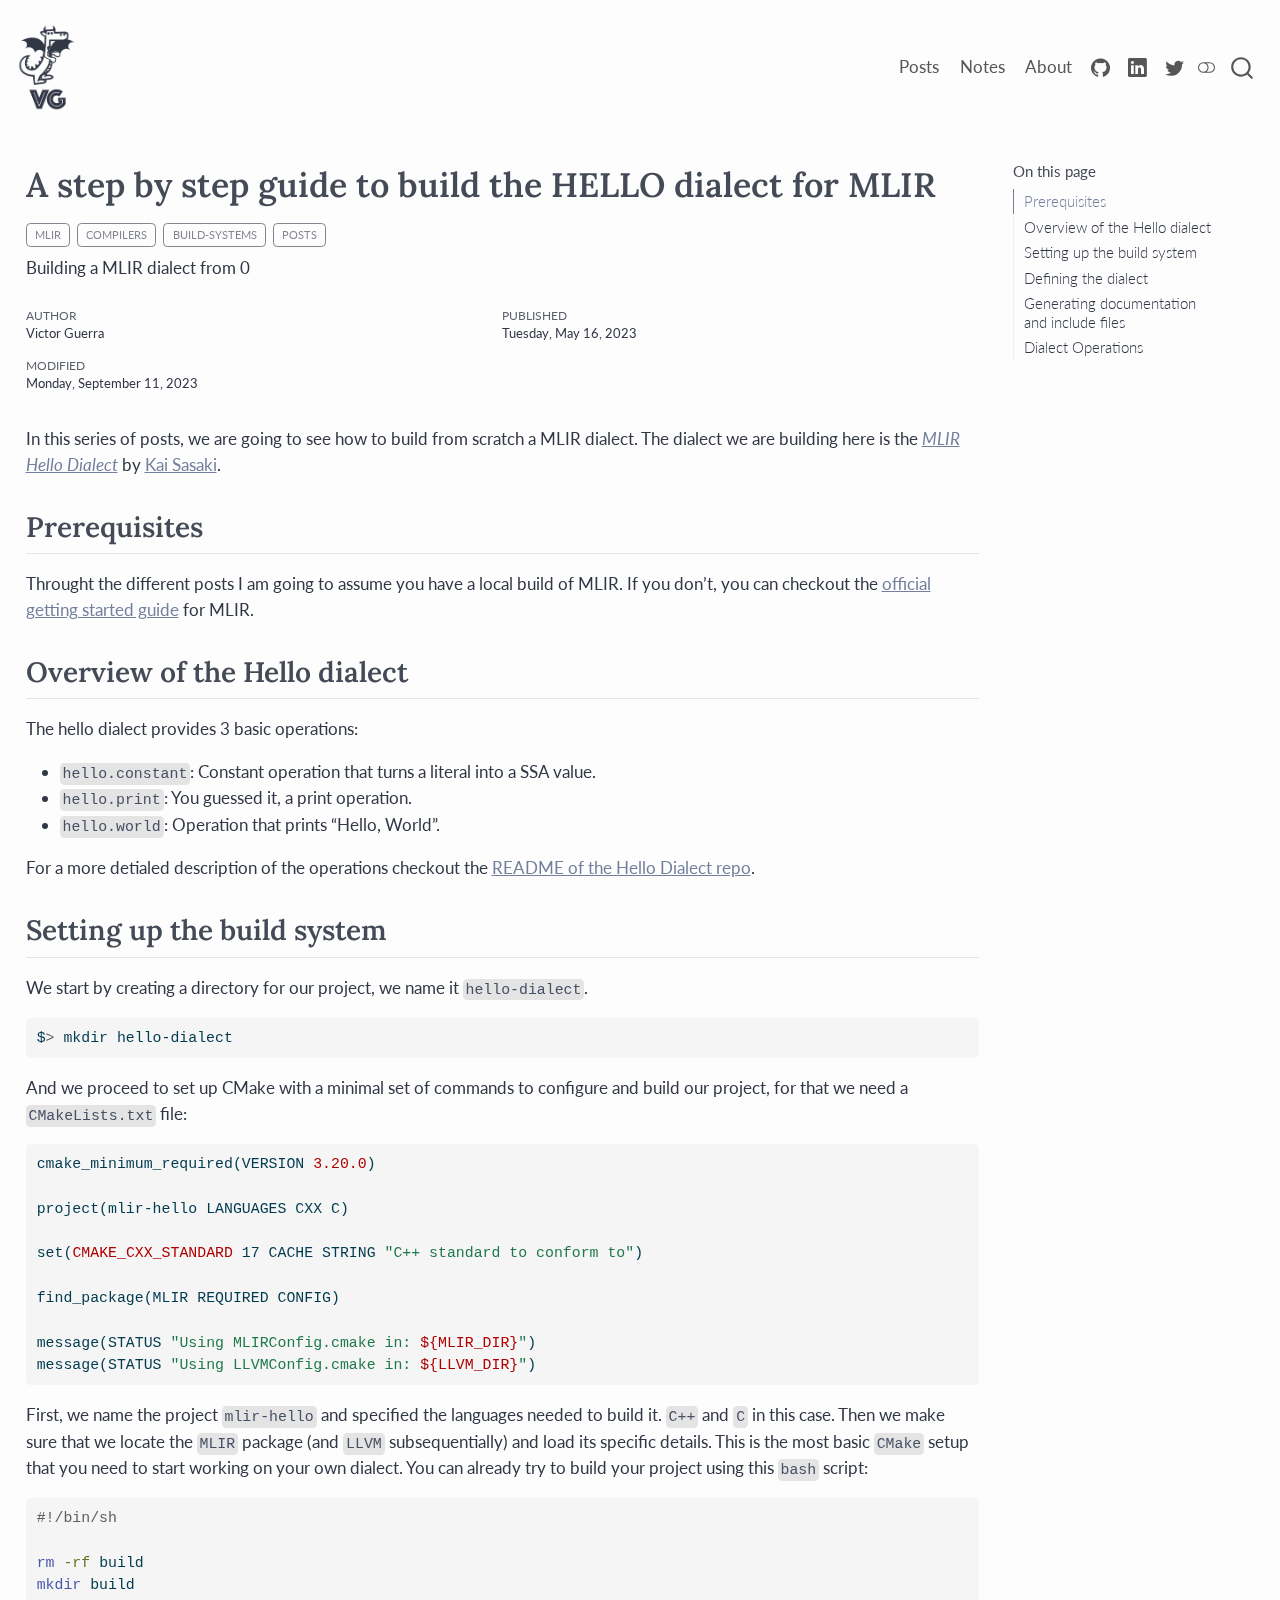
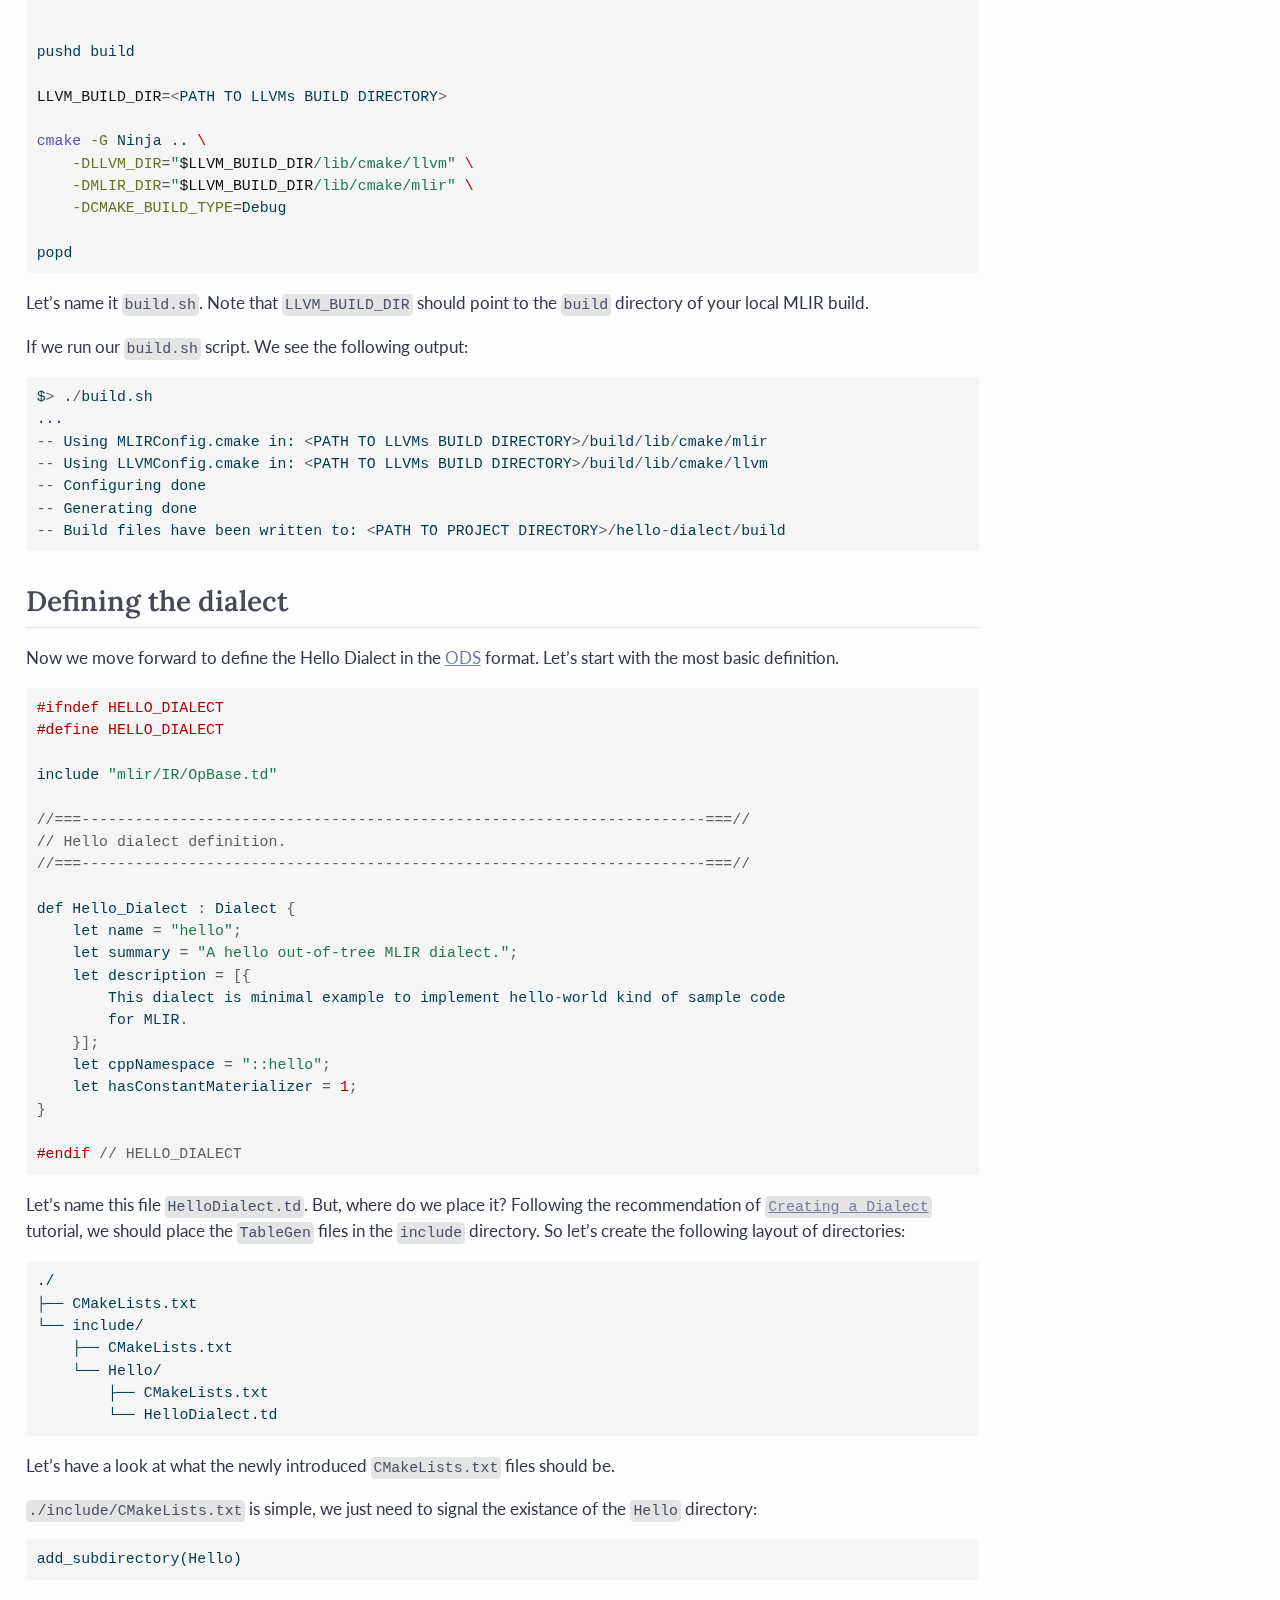
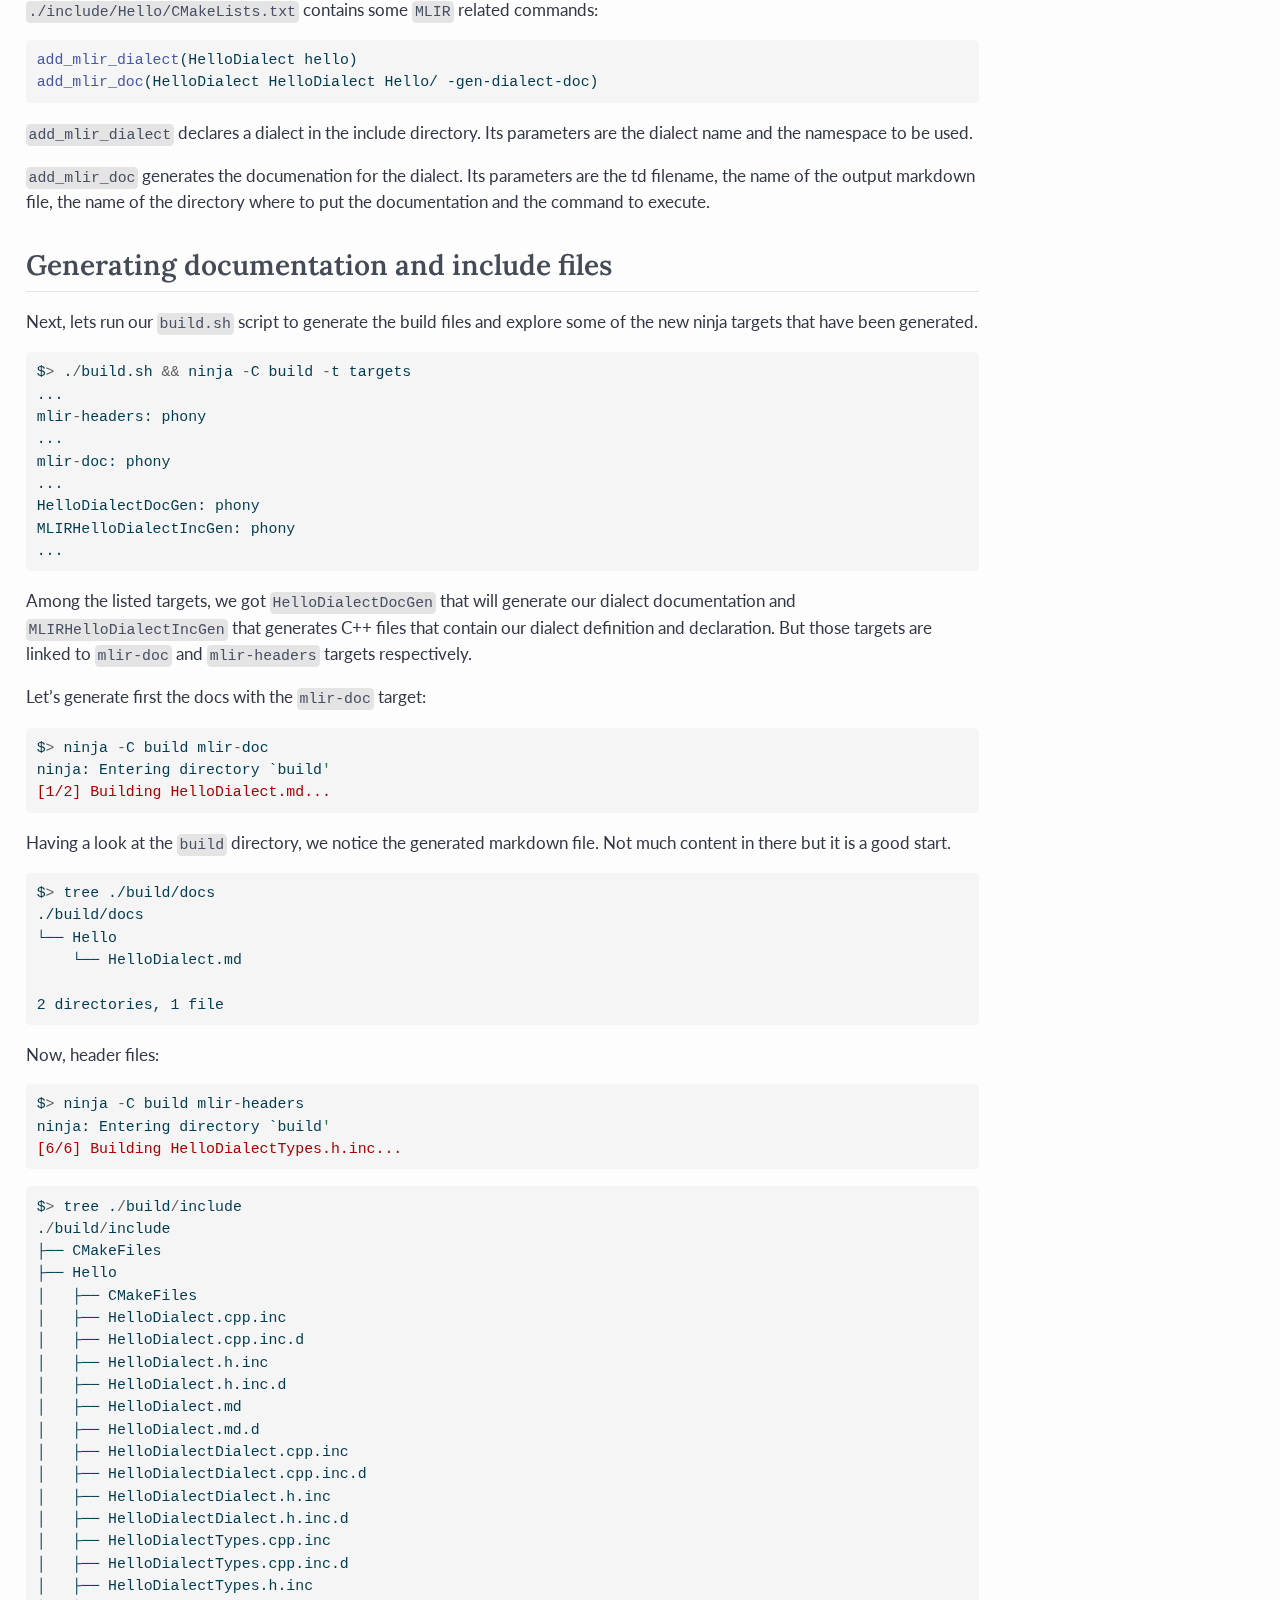
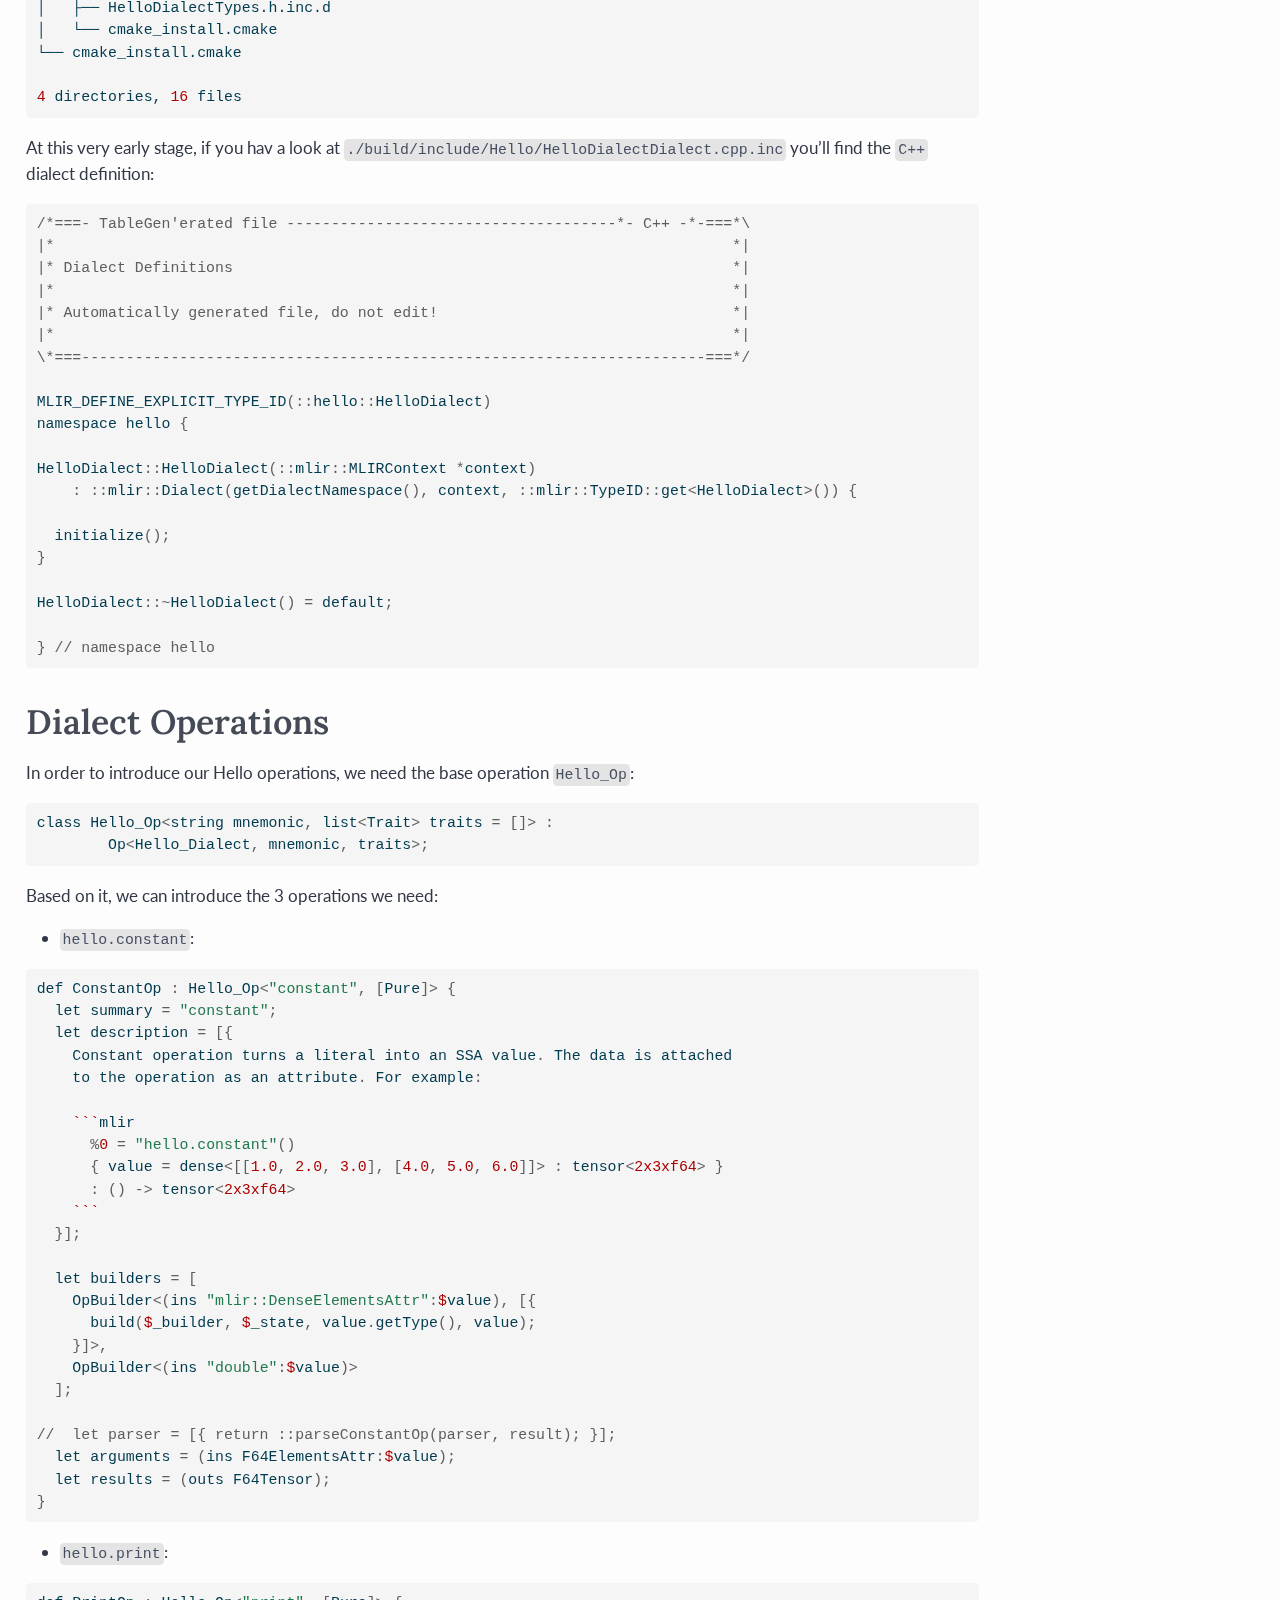
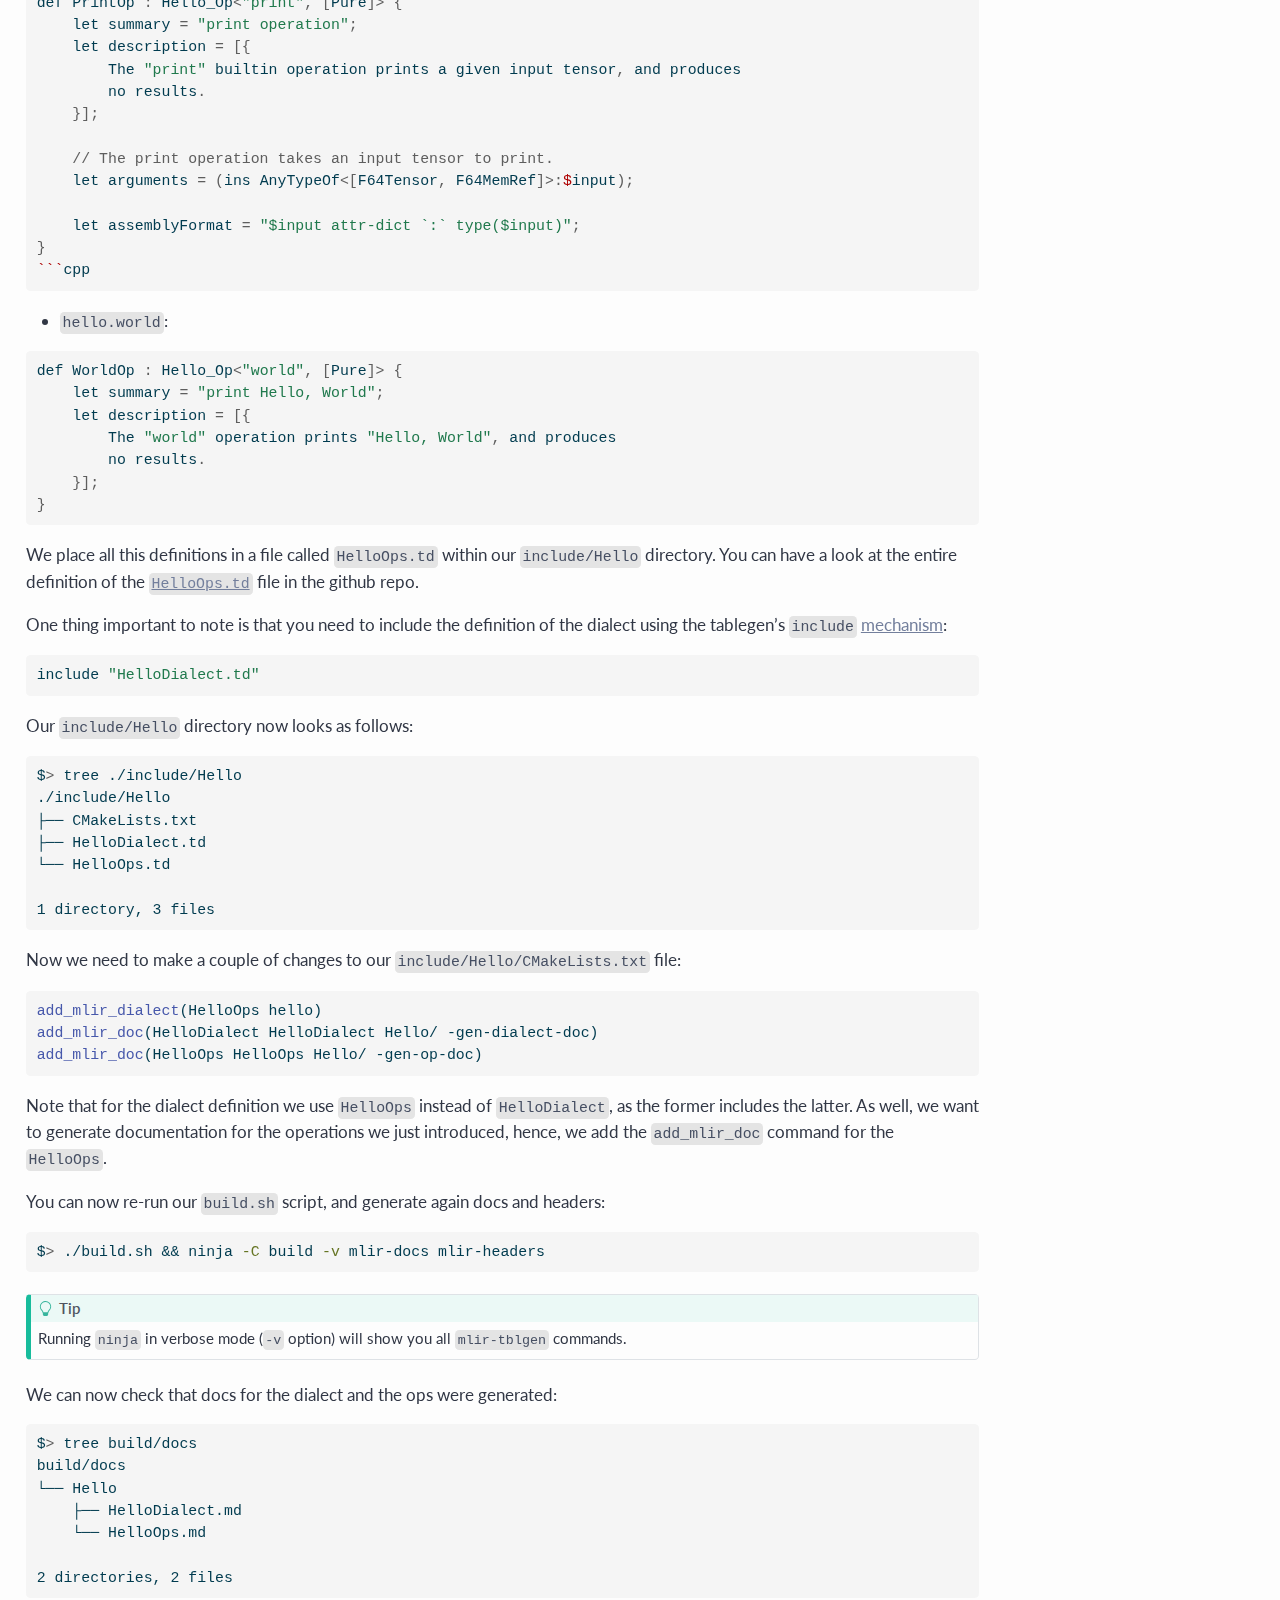
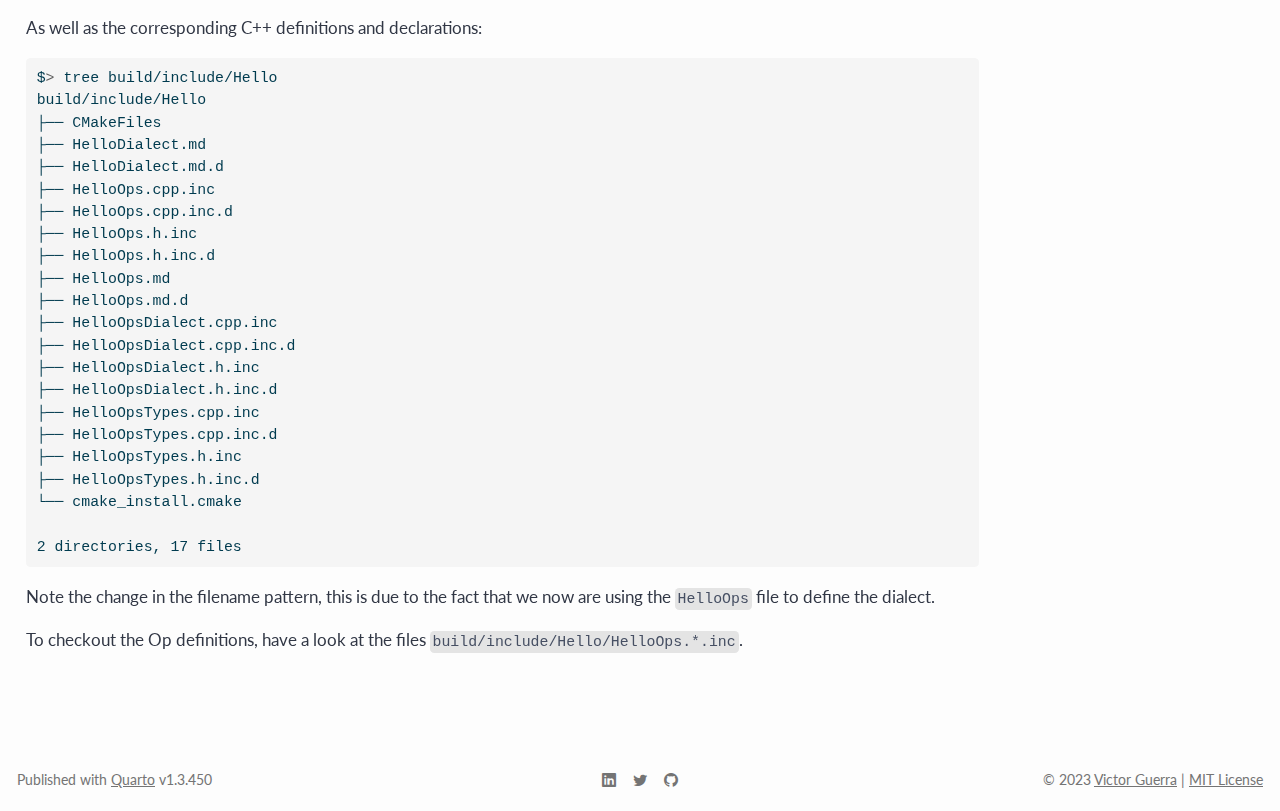
<file: posts/mlir/hello-dialect.html>
<!DOCTYPE html>
<html xmlns="http://www.w3.org/1999/xhtml" lang="en" xml:lang="en"><head>

<meta charset="utf-8">
<meta name="generator" content="quarto-1.3.450">

<meta name="viewport" content="width=device-width, initial-scale=1.0, user-scalable=yes">

<meta name="author" content="Victor Guerra">
<meta name="description" content="Building a MLIR dialect from 0">

<title>vguerra - A step by step guide to build the HELLO dialect for MLIR</title>
<style>
code{white-space: pre-wrap;}
span.smallcaps{font-variant: small-caps;}
div.columns{display: flex; gap: min(4vw, 1.5em);}
div.column{flex: auto; overflow-x: auto;}
div.hanging-indent{margin-left: 1.5em; text-indent: -1.5em;}
ul.task-list{list-style: none;}
ul.task-list li input[type="checkbox"] {
  width: 0.8em;
  margin: 0 0.8em 0.2em -1em; /* quarto-specific, see https://github.com/quarto-dev/quarto-cli/issues/4556 */ 
  vertical-align: middle;
}
/* CSS for syntax highlighting */
pre > code.sourceCode { white-space: pre; position: relative; }
pre > code.sourceCode > span { display: inline-block; line-height: 1.25; }
pre > code.sourceCode > span:empty { height: 1.2em; }
.sourceCode { overflow: visible; }
code.sourceCode > span { color: inherit; text-decoration: inherit; }
div.sourceCode { margin: 1em 0; }
pre.sourceCode { margin: 0; }
@media screen {
div.sourceCode { overflow: auto; }
}
@media print {
pre > code.sourceCode { white-space: pre-wrap; }
pre > code.sourceCode > span { text-indent: -5em; padding-left: 5em; }
}
pre.numberSource code
  { counter-reset: source-line 0; }
pre.numberSource code > span
  { position: relative; left: -4em; counter-increment: source-line; }
pre.numberSource code > span > a:first-child::before
  { content: counter(source-line);
    position: relative; left: -1em; text-align: right; vertical-align: baseline;
    border: none; display: inline-block;
    -webkit-touch-callout: none; -webkit-user-select: none;
    -khtml-user-select: none; -moz-user-select: none;
    -ms-user-select: none; user-select: none;
    padding: 0 4px; width: 4em;
  }
pre.numberSource { margin-left: 3em;  padding-left: 4px; }
div.sourceCode
  {   }
@media screen {
pre > code.sourceCode > span > a:first-child::before { text-decoration: underline; }
}
</style>


<script src="../../site_libs/quarto-nav/quarto-nav.js"></script>
<script src="../../site_libs/quarto-nav/headroom.min.js"></script>
<script src="../../site_libs/clipboard/clipboard.min.js"></script>
<script src="../../site_libs/quarto-search/autocomplete.umd.js"></script>
<script src="../../site_libs/quarto-search/fuse.min.js"></script>
<script src="../../site_libs/quarto-search/quarto-search.js"></script>
<meta name="quarto:offset" content="../../">
<link href="../../images/favicon.ico" rel="icon">
<script src="../../site_libs/quarto-html/quarto.js"></script>
<script src="../../site_libs/quarto-html/popper.min.js"></script>
<script src="../../site_libs/quarto-html/tippy.umd.min.js"></script>
<script src="../../site_libs/quarto-html/anchor.min.js"></script>
<link href="../../site_libs/quarto-html/tippy.css" rel="stylesheet">
<link href="../../site_libs/quarto-html/quarto-syntax-highlighting.css" rel="stylesheet" class="quarto-color-scheme" id="quarto-text-highlighting-styles">
<link href="../../site_libs/quarto-html/quarto-syntax-highlighting-dark.css" rel="prefetch" class="quarto-color-scheme quarto-color-alternate" id="quarto-text-highlighting-styles">
<script src="../../site_libs/bootstrap/bootstrap.min.js"></script>
<link href="../../site_libs/bootstrap/bootstrap-icons.css" rel="stylesheet">
<link href="../../site_libs/bootstrap/bootstrap.min.css" rel="stylesheet" class="quarto-color-scheme" id="quarto-bootstrap" data-mode="light">
<link href="../../site_libs/bootstrap/bootstrap-dark.min.css" rel="prefetch" class="quarto-color-scheme quarto-color-alternate" id="quarto-bootstrap" data-mode="dark">
<script id="quarto-search-options" type="application/json">{
  "location": "navbar",
  "copy-button": false,
  "collapse-after": 3,
  "panel-placement": "end",
  "type": "overlay",
  "limit": 20,
  "language": {
    "search-no-results-text": "No results",
    "search-matching-documents-text": "matching documents",
    "search-copy-link-title": "Copy link to search",
    "search-hide-matches-text": "Hide additional matches",
    "search-more-match-text": "more match in this document",
    "search-more-matches-text": "more matches in this document",
    "search-clear-button-title": "Clear",
    "search-detached-cancel-button-title": "Cancel",
    "search-submit-button-title": "Submit",
    "search-label": "Search"
  }
}</script>
<script async="" src="https://www.googletagmanager.com/gtag/js?id=G-LV0VDL9S7D"></script>

<script type="text/javascript">

window.dataLayer = window.dataLayer || [];
function gtag(){dataLayer.push(arguments);}
gtag('js', new Date());
gtag('config', 'G-LV0VDL9S7D', { 'anonymize_ip': true});
</script>
<style>html{ scroll-behavior: smooth; }</style>


<link rel="stylesheet" href="../../scss/styles.css">
<meta property="og:title" content="vguerra - A step by step guide to build the HELLO dialect for MLIR">
<meta property="og:description" content="Building a MLIR dialect from 0">
<meta property="og:site-name" content="vguerra">
<meta name="twitter:title" content="vguerra - A step by step guide to build the HELLO dialect for MLIR">
<meta name="twitter:description" content="Building a MLIR dialect from 0">
<meta name="twitter:card" content="summary">
</head>

<body class="nav-sidebar floating nav-fixed">

<div id="quarto-search-results"></div>
  <header id="quarto-header" class="headroom fixed-top">
    <nav class="navbar navbar-expand-lg navbar-dark ">
      <div class="navbar-container container-fluid">
      <div class="navbar-brand-container">
    <a href="../../index.html" class="navbar-brand navbar-brand-logo">
    <img src="../../images/dragon-light.png" alt="The baby dragon of complexity" class="navbar-logo">
    </a>
  </div>
            <div id="quarto-search" class="" title="Search"></div>
          <button class="navbar-toggler" type="button" data-bs-toggle="collapse" data-bs-target="#navbarCollapse" aria-controls="navbarCollapse" aria-expanded="false" aria-label="Toggle navigation" onclick="if (window.quartoToggleHeadroom) { window.quartoToggleHeadroom(); }">
  <span class="navbar-toggler-icon"></span>
</button>
          <div class="collapse navbar-collapse" id="navbarCollapse">
            <ul class="navbar-nav navbar-nav-scroll ms-auto">
  <li class="nav-item">
    <a class="nav-link" href="../../posts/index.html" rel="" target="">
 <span class="menu-text">Posts</span></a>
  </li>  
  <li class="nav-item">
    <a class="nav-link" href="../../notes/index.html" rel="" target="">
 <span class="menu-text">Notes</span></a>
  </li>  
  <li class="nav-item">
    <a class="nav-link" href="../../about.html" rel="" target="">
 <span class="menu-text">About</span></a>
  </li>  
  <li class="nav-item compact">
    <a class="nav-link" href="https://github.com/vguerra" rel="" target=""><i class="bi bi-github" role="img">
</i> 
 <span class="menu-text"></span></a>
  </li>  
  <li class="nav-item compact">
    <a class="nav-link" href="https://www.linkedin.com/in/vmguerra/" rel="" target=""><i class="bi bi-linkedin" role="img">
</i> 
 <span class="menu-text"></span></a>
  </li>  
  <li class="nav-item compact">
    <a class="nav-link" href="https://twitter.com/vguerra" rel="" target=""><i class="bi bi-twitter" role="img">
</i> 
 <span class="menu-text"></span></a>
  </li>  
</ul>
            <div class="quarto-navbar-tools">
  <a href="" class="quarto-color-scheme-toggle quarto-navigation-tool  px-1" onclick="window.quartoToggleColorScheme(); return false;" title="Toggle dark mode"><i class="bi"></i></a>
</div>
          </div> <!-- /navcollapse -->
      </div> <!-- /container-fluid -->
    </nav>
  <nav class="quarto-secondary-nav">
    <div class="container-fluid d-flex">
      <button type="button" class="quarto-btn-toggle btn" data-bs-toggle="collapse" data-bs-target="#quarto-sidebar,#quarto-sidebar-glass" aria-controls="quarto-sidebar" aria-expanded="false" aria-label="Toggle sidebar navigation" onclick="if (window.quartoToggleHeadroom) { window.quartoToggleHeadroom(); }">
        <i class="bi bi-layout-text-sidebar-reverse"></i>
      </button>
      <nav class="quarto-page-breadcrumbs" aria-label="breadcrumb"><ol class="breadcrumb"><li class="breadcrumb-item">A step by step guide to build the HELLO dialect for MLIR</li></ol></nav>
      <a class="flex-grow-1" role="button" data-bs-toggle="collapse" data-bs-target="#quarto-sidebar,#quarto-sidebar-glass" aria-controls="quarto-sidebar" aria-expanded="false" aria-label="Toggle sidebar navigation" onclick="if (window.quartoToggleHeadroom) { window.quartoToggleHeadroom(); }">      
      </a>
    </div>
  </nav>
</header>
<!-- content -->
<div id="quarto-content" class="quarto-container page-columns page-rows-contents page-layout-full page-navbar">
<!-- sidebar -->
  
<div id="quarto-sidebar-glass" data-bs-toggle="collapse" data-bs-target="#quarto-sidebar,#quarto-sidebar-glass"></div>
<!-- margin-sidebar -->
    <div id="quarto-margin-sidebar" class="sidebar margin-sidebar">
        <nav id="TOC" role="doc-toc" class="toc-active">
    <h2 id="toc-title">On this page</h2>
   
  <ul>
  <li><a href="#prerequisites" id="toc-prerequisites" class="nav-link active" data-scroll-target="#prerequisites">Prerequisites</a></li>
  <li><a href="#overview-of-the-hello-dialect" id="toc-overview-of-the-hello-dialect" class="nav-link" data-scroll-target="#overview-of-the-hello-dialect">Overview of the Hello dialect</a></li>
  <li><a href="#setting-up-the-build-system" id="toc-setting-up-the-build-system" class="nav-link" data-scroll-target="#setting-up-the-build-system">Setting up the build system</a></li>
  <li><a href="#defining-the-dialect" id="toc-defining-the-dialect" class="nav-link" data-scroll-target="#defining-the-dialect">Defining the dialect</a></li>
  <li><a href="#generating-documentation-and-include-files" id="toc-generating-documentation-and-include-files" class="nav-link" data-scroll-target="#generating-documentation-and-include-files">Generating documentation and include files</a></li>
  <li><a href="#dialect-operations" id="toc-dialect-operations" class="nav-link" data-scroll-target="#dialect-operations">Dialect Operations</a></li>
  </ul>
</nav>
    </div>
<!-- main -->
<main class="content column-page-left" id="quarto-document-content">

<header id="title-block-header" class="quarto-title-block default">
<div class="quarto-title">
<h1 class="title">A step by step guide to build the HELLO dialect for MLIR</h1>
  <div class="quarto-categories">
    <div class="quarto-category">mlir</div>
    <div class="quarto-category">compilers</div>
    <div class="quarto-category">build-systems</div>
    <div class="quarto-category">posts</div>
  </div>
  </div>

<div>
  <div class="description">
    Building a MLIR dialect from 0
  </div>
</div>


<div class="quarto-title-meta">

    <div>
    <div class="quarto-title-meta-heading">Author</div>
    <div class="quarto-title-meta-contents">
             <p>Victor Guerra </p>
          </div>
  </div>
    
    <div>
    <div class="quarto-title-meta-heading">Published</div>
    <div class="quarto-title-meta-contents">
      <p class="date">Tuesday, May 16, 2023</p>
    </div>
  </div>
  
    <div>
    <div class="quarto-title-meta-heading">Modified</div>
    <div class="quarto-title-meta-contents">
      <p class="date-modified">Monday, September 11, 2023</p>
    </div>
  </div>
    
  </div>
  

</header>

<p>In this series of posts, we are going to see how to build from scratch a MLIR dialect. The dialect we are building here is the <a href="https://github.com/Lewuathe/mlir-hello"><em>MLIR Hello Dialect</em></a> by <a href="https://www.lewuathe.com/">Kai Sasaki</a>.</p>
<section id="prerequisites" class="level2">
<h2 class="anchored" data-anchor-id="prerequisites">Prerequisites</h2>
<p>Throught the different posts I am going to assume you have a local build of MLIR. If you don’t, you can checkout the <a href="https://mlir.llvm.org/getting_started/">official getting started guide</a> for MLIR.</p>
</section>
<section id="overview-of-the-hello-dialect" class="level2">
<h2 class="anchored" data-anchor-id="overview-of-the-hello-dialect">Overview of the Hello dialect</h2>
<p>The hello dialect provides 3 basic operations:</p>
<ul>
<li><code>hello.constant</code>: Constant operation that turns a literal into a SSA value.</li>
<li><code>hello.print</code>: You guessed it, a print operation.</li>
<li><code>hello.world</code>: Operation that prints “Hello, World”.</li>
</ul>
<p>For a more detialed description of the operations checkout the <a href="https://github.com/Lewuathe/mlir-hello#operations">README of the Hello Dialect repo</a>.</p>
</section>
<section id="setting-up-the-build-system" class="level2">
<h2 class="anchored" data-anchor-id="setting-up-the-build-system">Setting up the build system</h2>
<p>We start by creating a directory for our project, we name it <code>hello-dialect</code>.</p>
<div class="sourceCode" id="cb1"><pre class="sourceCode bash code-with-copy"><code class="sourceCode bash"><span id="cb1-1"><a href="#cb1-1" aria-hidden="true" tabindex="-1"></a><span class="ex">$</span><span class="op">&gt;</span> mkdir <span class="ex">hello-dialect</span></span></code><button title="Copy to Clipboard" class="code-copy-button"><i class="bi"></i></button></pre></div>
<p>And we proceed to set up CMake with a minimal set of commands to configure and build our project, for that we need a <code>CMakeLists.txt</code> file:</p>
<div class="sourceCode" id="cb2"><pre class="sourceCode cmake code-with-copy"><code class="sourceCode cmake"><span id="cb2-1"><a href="#cb2-1" aria-hidden="true" tabindex="-1"></a><span class="kw">cmake_minimum_required</span>(<span class="ot">VERSION</span> <span class="dt">3.20.0</span>)</span>
<span id="cb2-2"><a href="#cb2-2" aria-hidden="true" tabindex="-1"></a></span>
<span id="cb2-3"><a href="#cb2-3" aria-hidden="true" tabindex="-1"></a><span class="kw">project</span>(mlir-hello <span class="ot">LANGUAGES</span> <span class="ot">CXX</span> <span class="ot">C</span>)</span>
<span id="cb2-4"><a href="#cb2-4" aria-hidden="true" tabindex="-1"></a></span>
<span id="cb2-5"><a href="#cb2-5" aria-hidden="true" tabindex="-1"></a><span class="kw">set</span>(<span class="dv">CMAKE_CXX_STANDARD</span> 17 <span class="ot">CACHE</span> <span class="ot">STRING</span> <span class="st">"C++ standard to conform to"</span>)</span>
<span id="cb2-6"><a href="#cb2-6" aria-hidden="true" tabindex="-1"></a></span>
<span id="cb2-7"><a href="#cb2-7" aria-hidden="true" tabindex="-1"></a><span class="kw">find_package</span>(MLIR <span class="ot">REQUIRED</span> <span class="ot">CONFIG</span>)</span>
<span id="cb2-8"><a href="#cb2-8" aria-hidden="true" tabindex="-1"></a></span>
<span id="cb2-9"><a href="#cb2-9" aria-hidden="true" tabindex="-1"></a><span class="kw">message</span>(<span class="ot">STATUS</span> <span class="st">"Using MLIRConfig.cmake in: </span><span class="dv">${MLIR_DIR}</span><span class="st">"</span>)</span>
<span id="cb2-10"><a href="#cb2-10" aria-hidden="true" tabindex="-1"></a><span class="kw">message</span>(<span class="ot">STATUS</span> <span class="st">"Using LLVMConfig.cmake in: </span><span class="dv">${LLVM_DIR}</span><span class="st">"</span>)</span></code><button title="Copy to Clipboard" class="code-copy-button"><i class="bi"></i></button></pre></div>
<p>First, we name the project <code>mlir-hello</code> and specified the languages needed to build it. <code>C++</code> and <code>C</code> in this case. Then we make sure that we locate the <code>MLIR</code> package (and <code>LLVM</code> subsequentially) and load its specific details. This is the most basic <code>CMake</code> setup that you need to start working on your own dialect. You can already try to build your project using this <code>bash</code> script:</p>
<div class="sourceCode" id="cb3"><pre class="sourceCode bash code-with-copy"><code class="sourceCode bash"><span id="cb3-1"><a href="#cb3-1" aria-hidden="true" tabindex="-1"></a><span class="co">#!/bin/sh</span></span>
<span id="cb3-2"><a href="#cb3-2" aria-hidden="true" tabindex="-1"></a></span>
<span id="cb3-3"><a href="#cb3-3" aria-hidden="true" tabindex="-1"></a><span class="fu">rm</span> <span class="at">-rf</span> build</span>
<span id="cb3-4"><a href="#cb3-4" aria-hidden="true" tabindex="-1"></a><span class="fu">mkdir</span> build</span>
<span id="cb3-5"><a href="#cb3-5" aria-hidden="true" tabindex="-1"></a></span>
<span id="cb3-6"><a href="#cb3-6" aria-hidden="true" tabindex="-1"></a></span>
<span id="cb3-7"><a href="#cb3-7" aria-hidden="true" tabindex="-1"></a><span class="bu">pushd</span> build</span>
<span id="cb3-8"><a href="#cb3-8" aria-hidden="true" tabindex="-1"></a></span>
<span id="cb3-9"><a href="#cb3-9" aria-hidden="true" tabindex="-1"></a><span class="va">LLVM_BUILD_DIR</span><span class="op">=&lt;</span>PATH <span class="ex">TO</span> LLVMs BUILD DIRECTORY<span class="op">&gt;</span></span>
<span id="cb3-10"><a href="#cb3-10" aria-hidden="true" tabindex="-1"></a></span>
<span id="cb3-11"><a href="#cb3-11" aria-hidden="true" tabindex="-1"></a><span class="fu">cmake</span> <span class="at">-G</span> Ninja .. <span class="dt">\</span></span>
<span id="cb3-12"><a href="#cb3-12" aria-hidden="true" tabindex="-1"></a>    <span class="at">-DLLVM_DIR</span><span class="op">=</span><span class="st">"</span><span class="va">$LLVM_BUILD_DIR</span><span class="st">/lib/cmake/llvm"</span> <span class="dt">\</span></span>
<span id="cb3-13"><a href="#cb3-13" aria-hidden="true" tabindex="-1"></a>    <span class="at">-DMLIR_DIR</span><span class="op">=</span><span class="st">"</span><span class="va">$LLVM_BUILD_DIR</span><span class="st">/lib/cmake/mlir"</span> <span class="dt">\</span></span>
<span id="cb3-14"><a href="#cb3-14" aria-hidden="true" tabindex="-1"></a>    <span class="at">-DCMAKE_BUILD_TYPE</span><span class="op">=</span>Debug</span>
<span id="cb3-15"><a href="#cb3-15" aria-hidden="true" tabindex="-1"></a></span>
<span id="cb3-16"><a href="#cb3-16" aria-hidden="true" tabindex="-1"></a><span class="bu">popd</span></span></code><button title="Copy to Clipboard" class="code-copy-button"><i class="bi"></i></button></pre></div>
<p>Let’s name it <code>build.sh</code>. Note that <code>LLVM_BUILD_DIR</code> should point to the <code>build</code> directory of your local MLIR build.</p>
<p>If we run our <code>build.sh</code> script. We see the following output:</p>
<div class="cell" data-vscode="{&quot;languageId&quot;:&quot;shellscript&quot;}">
<div class="sourceCode cell-code" id="cb4"><pre class="sourceCode python code-with-copy"><code class="sourceCode python"><span id="cb4-1"><a href="#cb4-1" aria-hidden="true" tabindex="-1"></a>$<span class="op">&gt;</span> .<span class="op">/</span>build.sh</span>
<span id="cb4-2"><a href="#cb4-2" aria-hidden="true" tabindex="-1"></a>...</span>
<span id="cb4-3"><a href="#cb4-3" aria-hidden="true" tabindex="-1"></a><span class="op">--</span> Using MLIRConfig.cmake <span class="kw">in</span>: <span class="op">&lt;</span>PATH TO LLVMs BUILD DIRECTORY<span class="op">&gt;/</span>build<span class="op">/</span>lib<span class="op">/</span>cmake<span class="op">/</span>mlir</span>
<span id="cb4-4"><a href="#cb4-4" aria-hidden="true" tabindex="-1"></a><span class="op">--</span> Using LLVMConfig.cmake <span class="kw">in</span>: <span class="op">&lt;</span>PATH TO LLVMs BUILD DIRECTORY<span class="op">&gt;/</span>build<span class="op">/</span>lib<span class="op">/</span>cmake<span class="op">/</span>llvm</span>
<span id="cb4-5"><a href="#cb4-5" aria-hidden="true" tabindex="-1"></a><span class="op">--</span> Configuring done</span>
<span id="cb4-6"><a href="#cb4-6" aria-hidden="true" tabindex="-1"></a><span class="op">--</span> Generating done</span>
<span id="cb4-7"><a href="#cb4-7" aria-hidden="true" tabindex="-1"></a><span class="op">--</span> Build files have been written to: <span class="op">&lt;</span>PATH TO PROJECT DIRECTORY<span class="op">&gt;/</span>hello<span class="op">-</span>dialect<span class="op">/</span>build</span></code><button title="Copy to Clipboard" class="code-copy-button"><i class="bi"></i></button></pre></div>
</div>
</section>
<section id="defining-the-dialect" class="level2">
<h2 class="anchored" data-anchor-id="defining-the-dialect">Defining the dialect</h2>
<p>Now we move forward to define the Hello Dialect in the <a href="https://mlir.llvm.org/docs/DefiningDialects/Operations/">ODS</a> format. Let’s start with the most basic definition.</p>
<div class="sourceCode" id="cb5"><pre class="sourceCode cpp code-with-copy"><code class="sourceCode cpp"><span id="cb5-1"><a href="#cb5-1" aria-hidden="true" tabindex="-1"></a><span class="pp">#ifndef HELLO_DIALECT</span></span>
<span id="cb5-2"><a href="#cb5-2" aria-hidden="true" tabindex="-1"></a><span class="pp">#define HELLO_DIALECT</span></span>
<span id="cb5-3"><a href="#cb5-3" aria-hidden="true" tabindex="-1"></a></span>
<span id="cb5-4"><a href="#cb5-4" aria-hidden="true" tabindex="-1"></a>include <span class="st">"mlir/IR/OpBase.td"</span></span>
<span id="cb5-5"><a href="#cb5-5" aria-hidden="true" tabindex="-1"></a></span>
<span id="cb5-6"><a href="#cb5-6" aria-hidden="true" tabindex="-1"></a><span class="co">//===----------------------------------------------------------------------===//</span></span>
<span id="cb5-7"><a href="#cb5-7" aria-hidden="true" tabindex="-1"></a><span class="co">// Hello dialect definition.</span></span>
<span id="cb5-8"><a href="#cb5-8" aria-hidden="true" tabindex="-1"></a><span class="co">//===----------------------------------------------------------------------===//</span></span>
<span id="cb5-9"><a href="#cb5-9" aria-hidden="true" tabindex="-1"></a></span>
<span id="cb5-10"><a href="#cb5-10" aria-hidden="true" tabindex="-1"></a>def Hello_Dialect <span class="op">:</span> Dialect <span class="op">{</span></span>
<span id="cb5-11"><a href="#cb5-11" aria-hidden="true" tabindex="-1"></a>    let name <span class="op">=</span> <span class="st">"hello"</span><span class="op">;</span></span>
<span id="cb5-12"><a href="#cb5-12" aria-hidden="true" tabindex="-1"></a>    let summary <span class="op">=</span> <span class="st">"A hello out-of-tree MLIR dialect."</span><span class="op">;</span></span>
<span id="cb5-13"><a href="#cb5-13" aria-hidden="true" tabindex="-1"></a>    let description <span class="op">=</span> <span class="op">[{</span></span>
<span id="cb5-14"><a href="#cb5-14" aria-hidden="true" tabindex="-1"></a>        This dialect is minimal example to implement hello<span class="op">-</span>world kind of sample code</span>
<span id="cb5-15"><a href="#cb5-15" aria-hidden="true" tabindex="-1"></a>        <span class="cf">for</span> MLIR<span class="op">.</span></span>
<span id="cb5-16"><a href="#cb5-16" aria-hidden="true" tabindex="-1"></a>    <span class="op">}];</span></span>
<span id="cb5-17"><a href="#cb5-17" aria-hidden="true" tabindex="-1"></a>    let cppNamespace <span class="op">=</span> <span class="st">"::hello"</span><span class="op">;</span></span>
<span id="cb5-18"><a href="#cb5-18" aria-hidden="true" tabindex="-1"></a>    let hasConstantMaterializer <span class="op">=</span> <span class="dv">1</span><span class="op">;</span></span>
<span id="cb5-19"><a href="#cb5-19" aria-hidden="true" tabindex="-1"></a><span class="op">}</span></span>
<span id="cb5-20"><a href="#cb5-20" aria-hidden="true" tabindex="-1"></a></span>
<span id="cb5-21"><a href="#cb5-21" aria-hidden="true" tabindex="-1"></a><span class="pp">#endif </span><span class="co">// HELLO_DIALECT</span></span></code><button title="Copy to Clipboard" class="code-copy-button"><i class="bi"></i></button></pre></div>
<p>Let’s name this file <code>HelloDialect.td</code>. But, where do we place it? Following the recommendation of <a href="https://mlir.llvm.org/docs/Tutorials/CreatingADialect/"><code>Creating a Dialect</code></a> tutorial, we should place the <code>TableGen</code> files in the <code>include</code> directory. So let’s create the following layout of directories:</p>
<div class="sourceCode" id="cb6"><pre class="sourceCode bash code-with-copy"><code class="sourceCode bash"><span id="cb6-1"><a href="#cb6-1" aria-hidden="true" tabindex="-1"></a><span class="ex">./</span></span>
<span id="cb6-2"><a href="#cb6-2" aria-hidden="true" tabindex="-1"></a><span class="ex">├──</span> CMakeLists.txt</span>
<span id="cb6-3"><a href="#cb6-3" aria-hidden="true" tabindex="-1"></a><span class="ex">└──</span> include/</span>
<span id="cb6-4"><a href="#cb6-4" aria-hidden="true" tabindex="-1"></a>    <span class="ex">├──</span> CMakeLists.txt</span>
<span id="cb6-5"><a href="#cb6-5" aria-hidden="true" tabindex="-1"></a>    <span class="ex">└──</span> Hello/</span>
<span id="cb6-6"><a href="#cb6-6" aria-hidden="true" tabindex="-1"></a>        <span class="ex">├──</span> CMakeLists.txt</span>
<span id="cb6-7"><a href="#cb6-7" aria-hidden="true" tabindex="-1"></a>        <span class="ex">└──</span> HelloDialect.td</span></code><button title="Copy to Clipboard" class="code-copy-button"><i class="bi"></i></button></pre></div>
<p>Let’s have a look at what the newly introduced <code>CMakeLists.txt</code> files should be.</p>
<p><code>./include/CMakeLists.txt</code> is simple, we just need to signal the existance of the <code>Hello</code> directory:</p>
<div class="sourceCode" id="cb7"><pre class="sourceCode cmake code-with-copy"><code class="sourceCode cmake"><span id="cb7-1"><a href="#cb7-1" aria-hidden="true" tabindex="-1"></a><span class="kw">add_subdirectory</span>(Hello)</span></code><button title="Copy to Clipboard" class="code-copy-button"><i class="bi"></i></button></pre></div>
<p><code>./include/Hello/CMakeLists.txt</code> contains some <code>MLIR</code> related commands:</p>
<div class="sourceCode" id="cb8"><pre class="sourceCode cmake code-with-copy"><code class="sourceCode cmake"><span id="cb8-1"><a href="#cb8-1" aria-hidden="true" tabindex="-1"></a><span class="fu">add_mlir_dialect</span>(HelloDialect hello)</span>
<span id="cb8-2"><a href="#cb8-2" aria-hidden="true" tabindex="-1"></a><span class="fu">add_mlir_doc</span>(HelloDialect HelloDialect Hello/ -gen-dialect-doc)</span></code><button title="Copy to Clipboard" class="code-copy-button"><i class="bi"></i></button></pre></div>
<p><code>add_mlir_dialect</code> declares a dialect in the include directory. Its parameters are the dialect name and the namespace to be used.</p>
<p><code>add_mlir_doc</code> generates the documenation for the dialect. Its parameters are the td filename, the name of the output markdown file, the name of the directory where to put the documentation and the command to execute.</p>
</section>
<section id="generating-documentation-and-include-files" class="level2">
<h2 class="anchored" data-anchor-id="generating-documentation-and-include-files">Generating documentation and include files</h2>
<p>Next, lets run our <code>build.sh</code> script to generate the build files and explore some of the new ninja targets that have been generated.</p>
<div class="cell" data-vscode="{&quot;languageId&quot;:&quot;shellscript&quot;}">
<div class="sourceCode cell-code" id="cb9"><pre class="sourceCode python code-with-copy"><code class="sourceCode python"><span id="cb9-1"><a href="#cb9-1" aria-hidden="true" tabindex="-1"></a>$<span class="op">&gt;</span> .<span class="op">/</span>build.sh <span class="op">&amp;&amp;</span> ninja <span class="op">-</span>C build <span class="op">-</span>t targets</span>
<span id="cb9-2"><a href="#cb9-2" aria-hidden="true" tabindex="-1"></a>...</span>
<span id="cb9-3"><a href="#cb9-3" aria-hidden="true" tabindex="-1"></a>mlir<span class="op">-</span>headers: phony</span>
<span id="cb9-4"><a href="#cb9-4" aria-hidden="true" tabindex="-1"></a>...</span>
<span id="cb9-5"><a href="#cb9-5" aria-hidden="true" tabindex="-1"></a>mlir<span class="op">-</span>doc: phony</span>
<span id="cb9-6"><a href="#cb9-6" aria-hidden="true" tabindex="-1"></a>...</span>
<span id="cb9-7"><a href="#cb9-7" aria-hidden="true" tabindex="-1"></a>HelloDialectDocGen: phony</span>
<span id="cb9-8"><a href="#cb9-8" aria-hidden="true" tabindex="-1"></a>MLIRHelloDialectIncGen: phony</span>
<span id="cb9-9"><a href="#cb9-9" aria-hidden="true" tabindex="-1"></a>...</span></code><button title="Copy to Clipboard" class="code-copy-button"><i class="bi"></i></button></pre></div>
</div>
<p>Among the listed targets, we got <code>HelloDialectDocGen</code> that will generate our dialect documentation and <code>MLIRHelloDialectIncGen</code> that generates C++ files that contain our dialect definition and declaration. But those targets are linked to <code>mlir-doc</code> and <code>mlir-headers</code> targets respectively.</p>
<p>Let’s generate first the docs with the <code>mlir-doc</code> target:</p>
<div class="cell" data-vscode="{&quot;languageId&quot;:&quot;shellscript&quot;}">
<div class="sourceCode cell-code" id="cb10"><pre class="sourceCode python code-with-copy"><code class="sourceCode python"><span id="cb10-1"><a href="#cb10-1" aria-hidden="true" tabindex="-1"></a>$<span class="op">&gt;</span> ninja <span class="op">-</span>C build mlir<span class="op">-</span>doc</span>
<span id="cb10-2"><a href="#cb10-2" aria-hidden="true" tabindex="-1"></a>ninja: Entering directory `build<span class="st">'</span></span>
<span id="cb10-3"><a href="#cb10-3" aria-hidden="true" tabindex="-1"></a><span class="er">[1/2] Building HelloDialect.md...</span></span></code><button title="Copy to Clipboard" class="code-copy-button"><i class="bi"></i></button></pre></div>
</div>
<p>Having a look at the <code>build</code> directory, we notice the generated markdown file. Not much content in there but it is a good start.</p>
<div class="sourceCode" id="cb11"><pre class="sourceCode bash code-with-copy"><code class="sourceCode bash"><span id="cb11-1"><a href="#cb11-1" aria-hidden="true" tabindex="-1"></a><span class="ex">$</span><span class="op">&gt;</span> tree <span class="ex">./build/docs</span></span>
<span id="cb11-2"><a href="#cb11-2" aria-hidden="true" tabindex="-1"></a><span class="ex">./build/docs</span></span>
<span id="cb11-3"><a href="#cb11-3" aria-hidden="true" tabindex="-1"></a><span class="ex">└──</span> Hello</span>
<span id="cb11-4"><a href="#cb11-4" aria-hidden="true" tabindex="-1"></a>    <span class="ex">└──</span> HelloDialect.md</span>
<span id="cb11-5"><a href="#cb11-5" aria-hidden="true" tabindex="-1"></a></span>
<span id="cb11-6"><a href="#cb11-6" aria-hidden="true" tabindex="-1"></a><span class="ex">2</span> directories, 1 file</span></code><button title="Copy to Clipboard" class="code-copy-button"><i class="bi"></i></button></pre></div>
<p>Now, header files:</p>
<div class="cell" data-vscode="{&quot;languageId&quot;:&quot;shellscript&quot;}">
<div class="sourceCode cell-code" id="cb12"><pre class="sourceCode python code-with-copy"><code class="sourceCode python"><span id="cb12-1"><a href="#cb12-1" aria-hidden="true" tabindex="-1"></a>$<span class="op">&gt;</span> ninja <span class="op">-</span>C build mlir<span class="op">-</span>headers</span>
<span id="cb12-2"><a href="#cb12-2" aria-hidden="true" tabindex="-1"></a>ninja: Entering directory `build<span class="st">'</span></span>
<span id="cb12-3"><a href="#cb12-3" aria-hidden="true" tabindex="-1"></a><span class="er">[6/6] Building HelloDialectTypes.h.inc...</span></span></code><button title="Copy to Clipboard" class="code-copy-button"><i class="bi"></i></button></pre></div>
</div>
<div class="cell" data-vscode="{&quot;languageId&quot;:&quot;shellscript&quot;}">
<div class="sourceCode cell-code" id="cb13"><pre class="sourceCode python code-with-copy"><code class="sourceCode python"><span id="cb13-1"><a href="#cb13-1" aria-hidden="true" tabindex="-1"></a>$<span class="op">&gt;</span> tree .<span class="op">/</span>build<span class="op">/</span>include</span>
<span id="cb13-2"><a href="#cb13-2" aria-hidden="true" tabindex="-1"></a>.<span class="op">/</span>build<span class="op">/</span>include</span>
<span id="cb13-3"><a href="#cb13-3" aria-hidden="true" tabindex="-1"></a>├── CMakeFiles</span>
<span id="cb13-4"><a href="#cb13-4" aria-hidden="true" tabindex="-1"></a>├── Hello</span>
<span id="cb13-5"><a href="#cb13-5" aria-hidden="true" tabindex="-1"></a>│&nbsp;&nbsp; ├── CMakeFiles</span>
<span id="cb13-6"><a href="#cb13-6" aria-hidden="true" tabindex="-1"></a>│&nbsp;&nbsp; ├── HelloDialect.cpp.inc</span>
<span id="cb13-7"><a href="#cb13-7" aria-hidden="true" tabindex="-1"></a>│&nbsp;&nbsp; ├── HelloDialect.cpp.inc.d</span>
<span id="cb13-8"><a href="#cb13-8" aria-hidden="true" tabindex="-1"></a>│&nbsp;&nbsp; ├── HelloDialect.h.inc</span>
<span id="cb13-9"><a href="#cb13-9" aria-hidden="true" tabindex="-1"></a>│&nbsp;&nbsp; ├── HelloDialect.h.inc.d</span>
<span id="cb13-10"><a href="#cb13-10" aria-hidden="true" tabindex="-1"></a>│&nbsp;&nbsp; ├── HelloDialect.md</span>
<span id="cb13-11"><a href="#cb13-11" aria-hidden="true" tabindex="-1"></a>│&nbsp;&nbsp; ├── HelloDialect.md.d</span>
<span id="cb13-12"><a href="#cb13-12" aria-hidden="true" tabindex="-1"></a>│&nbsp;&nbsp; ├── HelloDialectDialect.cpp.inc</span>
<span id="cb13-13"><a href="#cb13-13" aria-hidden="true" tabindex="-1"></a>│&nbsp;&nbsp; ├── HelloDialectDialect.cpp.inc.d</span>
<span id="cb13-14"><a href="#cb13-14" aria-hidden="true" tabindex="-1"></a>│&nbsp;&nbsp; ├── HelloDialectDialect.h.inc</span>
<span id="cb13-15"><a href="#cb13-15" aria-hidden="true" tabindex="-1"></a>│&nbsp;&nbsp; ├── HelloDialectDialect.h.inc.d</span>
<span id="cb13-16"><a href="#cb13-16" aria-hidden="true" tabindex="-1"></a>│&nbsp;&nbsp; ├── HelloDialectTypes.cpp.inc</span>
<span id="cb13-17"><a href="#cb13-17" aria-hidden="true" tabindex="-1"></a>│&nbsp;&nbsp; ├── HelloDialectTypes.cpp.inc.d</span>
<span id="cb13-18"><a href="#cb13-18" aria-hidden="true" tabindex="-1"></a>│&nbsp;&nbsp; ├── HelloDialectTypes.h.inc</span>
<span id="cb13-19"><a href="#cb13-19" aria-hidden="true" tabindex="-1"></a>│&nbsp;&nbsp; ├── HelloDialectTypes.h.inc.d</span>
<span id="cb13-20"><a href="#cb13-20" aria-hidden="true" tabindex="-1"></a>│&nbsp;&nbsp; └── cmake_install.cmake</span>
<span id="cb13-21"><a href="#cb13-21" aria-hidden="true" tabindex="-1"></a>└── cmake_install.cmake</span>
<span id="cb13-22"><a href="#cb13-22" aria-hidden="true" tabindex="-1"></a></span>
<span id="cb13-23"><a href="#cb13-23" aria-hidden="true" tabindex="-1"></a><span class="dv">4</span> directories, <span class="dv">16</span> files</span></code><button title="Copy to Clipboard" class="code-copy-button"><i class="bi"></i></button></pre></div>
</div>
<p>At this very early stage, if you hav a look at <code>./build/include/Hello/HelloDialectDialect.cpp.inc</code> you’ll find the <code>C++</code> dialect definition:</p>
<div class="sourceCode" id="cb14"><pre class="sourceCode cpp code-with-copy"><code class="sourceCode cpp"><span id="cb14-1"><a href="#cb14-1" aria-hidden="true" tabindex="-1"></a><span class="co">/*===- TableGen'erated file -------------------------------------*- C++ -*-===*\</span></span>
<span id="cb14-2"><a href="#cb14-2" aria-hidden="true" tabindex="-1"></a><span class="co">|*                                                                            *|</span></span>
<span id="cb14-3"><a href="#cb14-3" aria-hidden="true" tabindex="-1"></a><span class="co">|* Dialect Definitions                                                        *|</span></span>
<span id="cb14-4"><a href="#cb14-4" aria-hidden="true" tabindex="-1"></a><span class="co">|*                                                                            *|</span></span>
<span id="cb14-5"><a href="#cb14-5" aria-hidden="true" tabindex="-1"></a><span class="co">|* Automatically generated file, do not edit!                                 *|</span></span>
<span id="cb14-6"><a href="#cb14-6" aria-hidden="true" tabindex="-1"></a><span class="co">|*                                                                            *|</span></span>
<span id="cb14-7"><a href="#cb14-7" aria-hidden="true" tabindex="-1"></a><span class="co">\*===----------------------------------------------------------------------===*/</span></span>
<span id="cb14-8"><a href="#cb14-8" aria-hidden="true" tabindex="-1"></a></span>
<span id="cb14-9"><a href="#cb14-9" aria-hidden="true" tabindex="-1"></a>MLIR_DEFINE_EXPLICIT_TYPE_ID<span class="op">(::</span>hello<span class="op">::</span>HelloDialect<span class="op">)</span></span>
<span id="cb14-10"><a href="#cb14-10" aria-hidden="true" tabindex="-1"></a><span class="kw">namespace</span> hello <span class="op">{</span></span>
<span id="cb14-11"><a href="#cb14-11" aria-hidden="true" tabindex="-1"></a></span>
<span id="cb14-12"><a href="#cb14-12" aria-hidden="true" tabindex="-1"></a>HelloDialect<span class="op">::</span>HelloDialect<span class="op">(::</span>mlir<span class="op">::</span>MLIRContext <span class="op">*</span>context<span class="op">)</span></span>
<span id="cb14-13"><a href="#cb14-13" aria-hidden="true" tabindex="-1"></a>    <span class="op">:</span> <span class="op">::</span>mlir<span class="op">::</span>Dialect<span class="op">(</span>getDialectNamespace<span class="op">(),</span> context<span class="op">,</span> <span class="op">::</span>mlir<span class="op">::</span>TypeID<span class="op">::</span>get<span class="op">&lt;</span>HelloDialect<span class="op">&gt;())</span> <span class="op">{</span></span>
<span id="cb14-14"><a href="#cb14-14" aria-hidden="true" tabindex="-1"></a>  </span>
<span id="cb14-15"><a href="#cb14-15" aria-hidden="true" tabindex="-1"></a>  initialize<span class="op">();</span></span>
<span id="cb14-16"><a href="#cb14-16" aria-hidden="true" tabindex="-1"></a><span class="op">}</span></span>
<span id="cb14-17"><a href="#cb14-17" aria-hidden="true" tabindex="-1"></a></span>
<span id="cb14-18"><a href="#cb14-18" aria-hidden="true" tabindex="-1"></a>HelloDialect<span class="op">::~</span>HelloDialect<span class="op">()</span> <span class="op">=</span> <span class="cf">default</span><span class="op">;</span></span>
<span id="cb14-19"><a href="#cb14-19" aria-hidden="true" tabindex="-1"></a></span>
<span id="cb14-20"><a href="#cb14-20" aria-hidden="true" tabindex="-1"></a><span class="op">}</span> <span class="co">// namespace hello</span></span></code><button title="Copy to Clipboard" class="code-copy-button"><i class="bi"></i></button></pre></div>
</section>
<section id="dialect-operations" class="level1">
<h1>Dialect Operations</h1>
<p>In order to introduce our Hello operations, we need the base operation <code>Hello_Op</code>:</p>
<div class="sourceCode" id="cb15"><pre class="sourceCode cpp code-with-copy"><code class="sourceCode cpp"><span id="cb15-1"><a href="#cb15-1" aria-hidden="true" tabindex="-1"></a><span class="kw">class</span> Hello_Op<span class="op">&lt;</span>string mnemonic<span class="op">,</span> list<span class="op">&lt;</span>Trait<span class="op">&gt;</span> traits <span class="op">=</span> <span class="op">[]&gt;</span> <span class="op">:</span></span>
<span id="cb15-2"><a href="#cb15-2" aria-hidden="true" tabindex="-1"></a>        Op<span class="op">&lt;</span>Hello_Dialect<span class="op">,</span> mnemonic<span class="op">,</span> traits<span class="op">&gt;;</span></span></code><button title="Copy to Clipboard" class="code-copy-button"><i class="bi"></i></button></pre></div>
<p>Based on it, we can introduce the 3 operations we need:</p>
<ul>
<li><code>hello.constant</code>:</li>
</ul>
<div class="sourceCode" id="cb16"><pre class="sourceCode cpp code-with-copy"><code class="sourceCode cpp"><span id="cb16-1"><a href="#cb16-1" aria-hidden="true" tabindex="-1"></a>def ConstantOp <span class="op">:</span> Hello_Op<span class="op">&lt;</span><span class="st">"constant"</span><span class="op">,</span> <span class="op">[</span>Pure<span class="op">]&gt;</span> <span class="op">{</span></span>
<span id="cb16-2"><a href="#cb16-2" aria-hidden="true" tabindex="-1"></a>  let summary <span class="op">=</span> <span class="st">"constant"</span><span class="op">;</span></span>
<span id="cb16-3"><a href="#cb16-3" aria-hidden="true" tabindex="-1"></a>  let description <span class="op">=</span> <span class="op">[{</span></span>
<span id="cb16-4"><a href="#cb16-4" aria-hidden="true" tabindex="-1"></a>    Constant operation turns a literal into an SSA value<span class="op">.</span> The data is attached</span>
<span id="cb16-5"><a href="#cb16-5" aria-hidden="true" tabindex="-1"></a>    to the operation as an attribute<span class="op">.</span> For example<span class="op">:</span></span>
<span id="cb16-6"><a href="#cb16-6" aria-hidden="true" tabindex="-1"></a></span>
<span id="cb16-7"><a href="#cb16-7" aria-hidden="true" tabindex="-1"></a>    <span class="er">```</span>mlir</span>
<span id="cb16-8"><a href="#cb16-8" aria-hidden="true" tabindex="-1"></a>      <span class="op">%</span><span class="dv">0</span> <span class="op">=</span> <span class="st">"hello.constant"</span><span class="op">()</span></span>
<span id="cb16-9"><a href="#cb16-9" aria-hidden="true" tabindex="-1"></a>      <span class="op">{</span> value <span class="op">=</span> dense<span class="op">&lt;[[</span><span class="dv">1</span><span class="er">.0</span><span class="op">,</span><span class="at"> </span><span class="dv">2</span><span class="er">.0</span><span class="op">,</span><span class="at"> </span><span class="dv">3</span><span class="er">.0</span><span class="op">],</span><span class="at"> </span><span class="op">[</span><span class="dv">4</span><span class="er">.0</span><span class="op">,</span><span class="at"> </span><span class="dv">5</span><span class="er">.0</span><span class="op">,</span><span class="at"> </span><span class="dv">6</span><span class="er">.0</span><span class="op">]]&gt;</span> <span class="op">:</span> tensor<span class="op">&lt;</span><span class="dv">2</span><span class="er">x3xf64</span><span class="op">&gt;</span> <span class="op">}</span></span>
<span id="cb16-10"><a href="#cb16-10" aria-hidden="true" tabindex="-1"></a>      <span class="op">:</span> <span class="op">()</span> <span class="op">-&gt;</span> tensor<span class="op">&lt;</span><span class="dv">2</span><span class="er">x3xf64</span><span class="op">&gt;</span></span>
<span id="cb16-11"><a href="#cb16-11" aria-hidden="true" tabindex="-1"></a>    <span class="er">```</span></span>
<span id="cb16-12"><a href="#cb16-12" aria-hidden="true" tabindex="-1"></a>  <span class="op">}];</span></span>
<span id="cb16-13"><a href="#cb16-13" aria-hidden="true" tabindex="-1"></a></span>
<span id="cb16-14"><a href="#cb16-14" aria-hidden="true" tabindex="-1"></a>  let builders <span class="op">=</span> <span class="op">[</span></span>
<span id="cb16-15"><a href="#cb16-15" aria-hidden="true" tabindex="-1"></a>    OpBuilder<span class="op">&lt;(</span>ins <span class="st">"mlir::DenseElementsAttr"</span><span class="op">:</span><span class="er">$</span>value<span class="op">),</span> <span class="op">[{</span></span>
<span id="cb16-16"><a href="#cb16-16" aria-hidden="true" tabindex="-1"></a>      build<span class="op">(</span><span class="er">$</span>_builder<span class="op">,</span> <span class="er">$</span>_state<span class="op">,</span> value<span class="op">.</span>getType<span class="op">(),</span> value<span class="op">);</span></span>
<span id="cb16-17"><a href="#cb16-17" aria-hidden="true" tabindex="-1"></a>    <span class="op">}]&gt;,</span></span>
<span id="cb16-18"><a href="#cb16-18" aria-hidden="true" tabindex="-1"></a>    OpBuilder<span class="op">&lt;(</span>ins <span class="st">"double"</span><span class="op">:</span><span class="er">$</span>value<span class="op">)&gt;</span></span>
<span id="cb16-19"><a href="#cb16-19" aria-hidden="true" tabindex="-1"></a>  <span class="op">];</span></span>
<span id="cb16-20"><a href="#cb16-20" aria-hidden="true" tabindex="-1"></a></span>
<span id="cb16-21"><a href="#cb16-21" aria-hidden="true" tabindex="-1"></a><span class="co">//  let parser = [{ return ::parseConstantOp(parser, result); }];</span></span>
<span id="cb16-22"><a href="#cb16-22" aria-hidden="true" tabindex="-1"></a>  let arguments <span class="op">=</span> <span class="op">(</span>ins F64ElementsAttr<span class="op">:</span><span class="er">$</span>value<span class="op">);</span></span>
<span id="cb16-23"><a href="#cb16-23" aria-hidden="true" tabindex="-1"></a>  let results <span class="op">=</span> <span class="op">(</span>outs F64Tensor<span class="op">);</span></span>
<span id="cb16-24"><a href="#cb16-24" aria-hidden="true" tabindex="-1"></a><span class="op">}</span></span></code><button title="Copy to Clipboard" class="code-copy-button"><i class="bi"></i></button></pre></div>
<ul>
<li><code>hello.print</code>:</li>
</ul>
<div class="sourceCode" id="cb17"><pre class="sourceCode cpp code-with-copy"><code class="sourceCode cpp"><span id="cb17-1"><a href="#cb17-1" aria-hidden="true" tabindex="-1"></a>def PrintOp <span class="op">:</span> Hello_Op<span class="op">&lt;</span><span class="st">"print"</span><span class="op">,</span> <span class="op">[</span>Pure<span class="op">]&gt;</span> <span class="op">{</span></span>
<span id="cb17-2"><a href="#cb17-2" aria-hidden="true" tabindex="-1"></a>    let summary <span class="op">=</span> <span class="st">"print operation"</span><span class="op">;</span></span>
<span id="cb17-3"><a href="#cb17-3" aria-hidden="true" tabindex="-1"></a>    let description <span class="op">=</span> <span class="op">[{</span></span>
<span id="cb17-4"><a href="#cb17-4" aria-hidden="true" tabindex="-1"></a>        The <span class="st">"print"</span> builtin operation prints a given input tensor<span class="op">,</span> <span class="kw">and</span> produces</span>
<span id="cb17-5"><a href="#cb17-5" aria-hidden="true" tabindex="-1"></a>        no results<span class="op">.</span></span>
<span id="cb17-6"><a href="#cb17-6" aria-hidden="true" tabindex="-1"></a>    <span class="op">}];</span></span>
<span id="cb17-7"><a href="#cb17-7" aria-hidden="true" tabindex="-1"></a></span>
<span id="cb17-8"><a href="#cb17-8" aria-hidden="true" tabindex="-1"></a>    <span class="co">// The print operation takes an input tensor to print.</span></span>
<span id="cb17-9"><a href="#cb17-9" aria-hidden="true" tabindex="-1"></a>    let arguments <span class="op">=</span> <span class="op">(</span>ins AnyTypeOf<span class="op">&lt;[</span>F64Tensor<span class="op">,</span> F64MemRef<span class="op">]&gt;:</span><span class="er">$</span>input<span class="op">);</span></span>
<span id="cb17-10"><a href="#cb17-10" aria-hidden="true" tabindex="-1"></a></span>
<span id="cb17-11"><a href="#cb17-11" aria-hidden="true" tabindex="-1"></a>    let assemblyFormat <span class="op">=</span> <span class="st">"$input attr-dict `:` type($input)"</span><span class="op">;</span></span>
<span id="cb17-12"><a href="#cb17-12" aria-hidden="true" tabindex="-1"></a><span class="op">}</span></span>
<span id="cb17-13"><a href="#cb17-13" aria-hidden="true" tabindex="-1"></a><span class="er">```</span>cpp</span></code><button title="Copy to Clipboard" class="code-copy-button"><i class="bi"></i></button></pre></div>
<ul>
<li><code>hello.world</code>:</li>
</ul>
<div class="sourceCode" id="cb18"><pre class="sourceCode cpp code-with-copy"><code class="sourceCode cpp"><span id="cb18-1"><a href="#cb18-1" aria-hidden="true" tabindex="-1"></a>def WorldOp <span class="op">:</span> Hello_Op<span class="op">&lt;</span><span class="st">"world"</span><span class="op">,</span> <span class="op">[</span>Pure<span class="op">]&gt;</span> <span class="op">{</span></span>
<span id="cb18-2"><a href="#cb18-2" aria-hidden="true" tabindex="-1"></a>    let summary <span class="op">=</span> <span class="st">"print Hello, World"</span><span class="op">;</span></span>
<span id="cb18-3"><a href="#cb18-3" aria-hidden="true" tabindex="-1"></a>    let description <span class="op">=</span> <span class="op">[{</span></span>
<span id="cb18-4"><a href="#cb18-4" aria-hidden="true" tabindex="-1"></a>        The <span class="st">"world"</span> operation prints <span class="st">"Hello, World"</span><span class="op">,</span> <span class="kw">and</span> produces</span>
<span id="cb18-5"><a href="#cb18-5" aria-hidden="true" tabindex="-1"></a>        no results<span class="op">.</span></span>
<span id="cb18-6"><a href="#cb18-6" aria-hidden="true" tabindex="-1"></a>    <span class="op">}];</span></span>
<span id="cb18-7"><a href="#cb18-7" aria-hidden="true" tabindex="-1"></a><span class="op">}</span></span></code><button title="Copy to Clipboard" class="code-copy-button"><i class="bi"></i></button></pre></div>
<p>We place all this definitions in a file called <code>HelloOps.td</code> within our <code>include/Hello</code> directory. You can have a look at the entire definition of the <a href="https://github.com/Lewuathe/mlir-hello/blob/main/include/Hello/HelloOps.td"><code>HelloOps.td</code></a> file in the github repo.</p>
<p>One thing important to note is that you need to include the definition of the dialect using the tablegen’s <code>include</code> <a href="https://bcain-llvm.readthedocs.io/projects/llvm/en/latest/TableGen/LangRef/#syntax">mechanism</a>:</p>
<div class="sourceCode" id="cb19"><pre class="sourceCode cpp code-with-copy"><code class="sourceCode cpp"><span id="cb19-1"><a href="#cb19-1" aria-hidden="true" tabindex="-1"></a>include <span class="st">"HelloDialect.td"</span></span></code><button title="Copy to Clipboard" class="code-copy-button"><i class="bi"></i></button></pre></div>
<p>Our <code>include/Hello</code> directory now looks as follows:</p>
<div class="sourceCode" id="cb20"><pre class="sourceCode bash code-with-copy"><code class="sourceCode bash"><span id="cb20-1"><a href="#cb20-1" aria-hidden="true" tabindex="-1"></a><span class="ex">$</span><span class="op">&gt;</span> tree <span class="ex">./include/Hello</span></span>
<span id="cb20-2"><a href="#cb20-2" aria-hidden="true" tabindex="-1"></a><span class="ex">./include/Hello</span></span>
<span id="cb20-3"><a href="#cb20-3" aria-hidden="true" tabindex="-1"></a><span class="ex">├──</span> CMakeLists.txt</span>
<span id="cb20-4"><a href="#cb20-4" aria-hidden="true" tabindex="-1"></a><span class="ex">├──</span> HelloDialect.td</span>
<span id="cb20-5"><a href="#cb20-5" aria-hidden="true" tabindex="-1"></a><span class="ex">└──</span> HelloOps.td</span>
<span id="cb20-6"><a href="#cb20-6" aria-hidden="true" tabindex="-1"></a></span>
<span id="cb20-7"><a href="#cb20-7" aria-hidden="true" tabindex="-1"></a><span class="ex">1</span> directory, 3 files</span></code><button title="Copy to Clipboard" class="code-copy-button"><i class="bi"></i></button></pre></div>
<p>Now we need to make a couple of changes to our <code>include/Hello/CMakeLists.txt</code> file:</p>
<div class="sourceCode" id="cb21"><pre class="sourceCode cmake code-with-copy"><code class="sourceCode cmake"><span id="cb21-1"><a href="#cb21-1" aria-hidden="true" tabindex="-1"></a><span class="fu">add_mlir_dialect</span>(HelloOps hello)</span>
<span id="cb21-2"><a href="#cb21-2" aria-hidden="true" tabindex="-1"></a><span class="fu">add_mlir_doc</span>(HelloDialect HelloDialect Hello/ -gen-dialect-doc)</span>
<span id="cb21-3"><a href="#cb21-3" aria-hidden="true" tabindex="-1"></a><span class="fu">add_mlir_doc</span>(HelloOps HelloOps Hello/ -gen-op-doc)</span></code><button title="Copy to Clipboard" class="code-copy-button"><i class="bi"></i></button></pre></div>
<p>Note that for the dialect definition we use <code>HelloOps</code> instead of <code>HelloDialect</code>, as the former includes the latter. As well, we want to generate documentation for the operations we just introduced, hence, we add the <code>add_mlir_doc</code> command for the <code>HelloOps</code>.</p>
<p>You can now re-run our <code>build.sh</code> script, and generate again docs and headers:</p>
<div class="sourceCode" id="cb22"><pre class="sourceCode bash code-with-copy"><code class="sourceCode bash"><span id="cb22-1"><a href="#cb22-1" aria-hidden="true" tabindex="-1"></a><span class="ex">$</span><span class="op">&gt;</span> ./build.sh <span class="kw">&amp;&amp;</span> <span class="ex">ninja</span> <span class="at">-C</span> build <span class="at">-v</span> mlir-docs mlir-headers</span></code><button title="Copy to Clipboard" class="code-copy-button"><i class="bi"></i></button></pre></div>
<div class="callout callout-style-default callout-tip callout-titled">
<div class="callout-header d-flex align-content-center">
<div class="callout-icon-container">
<i class="callout-icon"></i>
</div>
<div class="callout-title-container flex-fill">
Tip
</div>
</div>
<div class="callout-body-container callout-body">
<p>Running <code>ninja</code> in verbose mode (<code>-v</code> option) will show you all <code>mlir-tblgen</code> commands.</p>
</div>
</div>
<p>We can now check that docs for the dialect and the ops were generated:</p>
<div class="sourceCode" id="cb23"><pre class="sourceCode bash code-with-copy"><code class="sourceCode bash"><span id="cb23-1"><a href="#cb23-1" aria-hidden="true" tabindex="-1"></a><span class="ex">$</span><span class="op">&gt;</span> tree <span class="ex">build/docs</span></span>
<span id="cb23-2"><a href="#cb23-2" aria-hidden="true" tabindex="-1"></a><span class="ex">build/docs</span></span>
<span id="cb23-3"><a href="#cb23-3" aria-hidden="true" tabindex="-1"></a><span class="ex">└──</span> Hello</span>
<span id="cb23-4"><a href="#cb23-4" aria-hidden="true" tabindex="-1"></a>    <span class="ex">├──</span> HelloDialect.md</span>
<span id="cb23-5"><a href="#cb23-5" aria-hidden="true" tabindex="-1"></a>    <span class="ex">└──</span> HelloOps.md</span>
<span id="cb23-6"><a href="#cb23-6" aria-hidden="true" tabindex="-1"></a></span>
<span id="cb23-7"><a href="#cb23-7" aria-hidden="true" tabindex="-1"></a><span class="ex">2</span> directories, 2 files</span></code><button title="Copy to Clipboard" class="code-copy-button"><i class="bi"></i></button></pre></div>
<p>As well as the corresponding C++ definitions and declarations:</p>
<div class="sourceCode" id="cb24"><pre class="sourceCode bash code-with-copy"><code class="sourceCode bash"><span id="cb24-1"><a href="#cb24-1" aria-hidden="true" tabindex="-1"></a><span class="ex">$</span><span class="op">&gt;</span> tree <span class="ex">build/include/Hello</span></span>
<span id="cb24-2"><a href="#cb24-2" aria-hidden="true" tabindex="-1"></a><span class="ex">build/include/Hello</span></span>
<span id="cb24-3"><a href="#cb24-3" aria-hidden="true" tabindex="-1"></a><span class="ex">├──</span> CMakeFiles</span>
<span id="cb24-4"><a href="#cb24-4" aria-hidden="true" tabindex="-1"></a><span class="ex">├──</span> HelloDialect.md</span>
<span id="cb24-5"><a href="#cb24-5" aria-hidden="true" tabindex="-1"></a><span class="ex">├──</span> HelloDialect.md.d</span>
<span id="cb24-6"><a href="#cb24-6" aria-hidden="true" tabindex="-1"></a><span class="ex">├──</span> HelloOps.cpp.inc</span>
<span id="cb24-7"><a href="#cb24-7" aria-hidden="true" tabindex="-1"></a><span class="ex">├──</span> HelloOps.cpp.inc.d</span>
<span id="cb24-8"><a href="#cb24-8" aria-hidden="true" tabindex="-1"></a><span class="ex">├──</span> HelloOps.h.inc</span>
<span id="cb24-9"><a href="#cb24-9" aria-hidden="true" tabindex="-1"></a><span class="ex">├──</span> HelloOps.h.inc.d</span>
<span id="cb24-10"><a href="#cb24-10" aria-hidden="true" tabindex="-1"></a><span class="ex">├──</span> HelloOps.md</span>
<span id="cb24-11"><a href="#cb24-11" aria-hidden="true" tabindex="-1"></a><span class="ex">├──</span> HelloOps.md.d</span>
<span id="cb24-12"><a href="#cb24-12" aria-hidden="true" tabindex="-1"></a><span class="ex">├──</span> HelloOpsDialect.cpp.inc</span>
<span id="cb24-13"><a href="#cb24-13" aria-hidden="true" tabindex="-1"></a><span class="ex">├──</span> HelloOpsDialect.cpp.inc.d</span>
<span id="cb24-14"><a href="#cb24-14" aria-hidden="true" tabindex="-1"></a><span class="ex">├──</span> HelloOpsDialect.h.inc</span>
<span id="cb24-15"><a href="#cb24-15" aria-hidden="true" tabindex="-1"></a><span class="ex">├──</span> HelloOpsDialect.h.inc.d</span>
<span id="cb24-16"><a href="#cb24-16" aria-hidden="true" tabindex="-1"></a><span class="ex">├──</span> HelloOpsTypes.cpp.inc</span>
<span id="cb24-17"><a href="#cb24-17" aria-hidden="true" tabindex="-1"></a><span class="ex">├──</span> HelloOpsTypes.cpp.inc.d</span>
<span id="cb24-18"><a href="#cb24-18" aria-hidden="true" tabindex="-1"></a><span class="ex">├──</span> HelloOpsTypes.h.inc</span>
<span id="cb24-19"><a href="#cb24-19" aria-hidden="true" tabindex="-1"></a><span class="ex">├──</span> HelloOpsTypes.h.inc.d</span>
<span id="cb24-20"><a href="#cb24-20" aria-hidden="true" tabindex="-1"></a><span class="ex">└──</span> cmake_install.cmake</span>
<span id="cb24-21"><a href="#cb24-21" aria-hidden="true" tabindex="-1"></a></span>
<span id="cb24-22"><a href="#cb24-22" aria-hidden="true" tabindex="-1"></a><span class="ex">2</span> directories, 17 files</span></code><button title="Copy to Clipboard" class="code-copy-button"><i class="bi"></i></button></pre></div>
<p>Note the change in the filename pattern, this is due to the fact that we now are using the <code>HelloOps</code> file to define the dialect.</p>
<p>To checkout the Op definitions, have a look at the files <code>build/include/Hello/HelloOps.*.inc</code>.</p>


</section>

</main> <!-- /main -->
<script id="quarto-html-after-body" type="application/javascript">
window.document.addEventListener("DOMContentLoaded", function (event) {
  const toggleBodyColorMode = (bsSheetEl) => {
    const mode = bsSheetEl.getAttribute("data-mode");
    const bodyEl = window.document.querySelector("body");
    if (mode === "dark") {
      bodyEl.classList.add("quarto-dark");
      bodyEl.classList.remove("quarto-light");
    } else {
      bodyEl.classList.add("quarto-light");
      bodyEl.classList.remove("quarto-dark");
    }
  }
  const toggleBodyColorPrimary = () => {
    const bsSheetEl = window.document.querySelector("link#quarto-bootstrap");
    if (bsSheetEl) {
      toggleBodyColorMode(bsSheetEl);
    }
  }
  toggleBodyColorPrimary();  
  const disableStylesheet = (stylesheets) => {
    for (let i=0; i < stylesheets.length; i++) {
      const stylesheet = stylesheets[i];
      stylesheet.rel = 'prefetch';
    }
  }
  const enableStylesheet = (stylesheets) => {
    for (let i=0; i < stylesheets.length; i++) {
      const stylesheet = stylesheets[i];
      stylesheet.rel = 'stylesheet';
    }
  }
  const manageTransitions = (selector, allowTransitions) => {
    const els = window.document.querySelectorAll(selector);
    for (let i=0; i < els.length; i++) {
      const el = els[i];
      if (allowTransitions) {
        el.classList.remove('notransition');
      } else {
        el.classList.add('notransition');
      }
    }
  }
  const toggleColorMode = (alternate) => {
    // Switch the stylesheets
    const alternateStylesheets = window.document.querySelectorAll('link.quarto-color-scheme.quarto-color-alternate');
    manageTransitions('#quarto-margin-sidebar .nav-link', false);
    if (alternate) {
      enableStylesheet(alternateStylesheets);
      for (const sheetNode of alternateStylesheets) {
        if (sheetNode.id === "quarto-bootstrap") {
          toggleBodyColorMode(sheetNode);
        }
      }
    } else {
      disableStylesheet(alternateStylesheets);
      toggleBodyColorPrimary();
    }
    manageTransitions('#quarto-margin-sidebar .nav-link', true);
    // Switch the toggles
    const toggles = window.document.querySelectorAll('.quarto-color-scheme-toggle');
    for (let i=0; i < toggles.length; i++) {
      const toggle = toggles[i];
      if (toggle) {
        if (alternate) {
          toggle.classList.add("alternate");     
        } else {
          toggle.classList.remove("alternate");
        }
      }
    }
    // Hack to workaround the fact that safari doesn't
    // properly recolor the scrollbar when toggling (#1455)
    if (navigator.userAgent.indexOf('Safari') > 0 && navigator.userAgent.indexOf('Chrome') == -1) {
      manageTransitions("body", false);
      window.scrollTo(0, 1);
      setTimeout(() => {
        window.scrollTo(0, 0);
        manageTransitions("body", true);
      }, 40);  
    }
  }
  const isFileUrl = () => { 
    return window.location.protocol === 'file:';
  }
  const hasAlternateSentinel = () => {  
    let styleSentinel = getColorSchemeSentinel();
    if (styleSentinel !== null) {
      return styleSentinel === "alternate";
    } else {
      return false;
    }
  }
  const setStyleSentinel = (alternate) => {
    const value = alternate ? "alternate" : "default";
    if (!isFileUrl()) {
      window.localStorage.setItem("quarto-color-scheme", value);
    } else {
      localAlternateSentinel = value;
    }
  }
  const getColorSchemeSentinel = () => {
    if (!isFileUrl()) {
      const storageValue = window.localStorage.getItem("quarto-color-scheme");
      return storageValue != null ? storageValue : localAlternateSentinel;
    } else {
      return localAlternateSentinel;
    }
  }
  let localAlternateSentinel = 'default';
  // Dark / light mode switch
  window.quartoToggleColorScheme = () => {
    // Read the current dark / light value 
    let toAlternate = !hasAlternateSentinel();
    toggleColorMode(toAlternate);
    setStyleSentinel(toAlternate);
  };
  // Ensure there is a toggle, if there isn't float one in the top right
  if (window.document.querySelector('.quarto-color-scheme-toggle') === null) {
    const a = window.document.createElement('a');
    a.classList.add('top-right');
    a.classList.add('quarto-color-scheme-toggle');
    a.href = "";
    a.onclick = function() { try { window.quartoToggleColorScheme(); } catch {} return false; };
    const i = window.document.createElement("i");
    i.classList.add('bi');
    a.appendChild(i);
    window.document.body.appendChild(a);
  }
  // Switch to dark mode if need be
  if (hasAlternateSentinel()) {
    toggleColorMode(true);
  } else {
    toggleColorMode(false);
  }
  const icon = "";
  const anchorJS = new window.AnchorJS();
  anchorJS.options = {
    placement: 'right',
    icon: icon
  };
  anchorJS.add('.anchored');
  const isCodeAnnotation = (el) => {
    for (const clz of el.classList) {
      if (clz.startsWith('code-annotation-')) {                     
        return true;
      }
    }
    return false;
  }
  const clipboard = new window.ClipboardJS('.code-copy-button', {
    text: function(trigger) {
      const codeEl = trigger.previousElementSibling.cloneNode(true);
      for (const childEl of codeEl.children) {
        if (isCodeAnnotation(childEl)) {
          childEl.remove();
        }
      }
      return codeEl.innerText;
    }
  });
  clipboard.on('success', function(e) {
    // button target
    const button = e.trigger;
    // don't keep focus
    button.blur();
    // flash "checked"
    button.classList.add('code-copy-button-checked');
    var currentTitle = button.getAttribute("title");
    button.setAttribute("title", "Copied!");
    let tooltip;
    if (window.bootstrap) {
      button.setAttribute("data-bs-toggle", "tooltip");
      button.setAttribute("data-bs-placement", "left");
      button.setAttribute("data-bs-title", "Copied!");
      tooltip = new bootstrap.Tooltip(button, 
        { trigger: "manual", 
          customClass: "code-copy-button-tooltip",
          offset: [0, -8]});
      tooltip.show();    
    }
    setTimeout(function() {
      if (tooltip) {
        tooltip.hide();
        button.removeAttribute("data-bs-title");
        button.removeAttribute("data-bs-toggle");
        button.removeAttribute("data-bs-placement");
      }
      button.setAttribute("title", currentTitle);
      button.classList.remove('code-copy-button-checked');
    }, 1000);
    // clear code selection
    e.clearSelection();
  });
  function tippyHover(el, contentFn) {
    const config = {
      allowHTML: true,
      content: contentFn,
      maxWidth: 500,
      delay: 100,
      arrow: false,
      appendTo: function(el) {
          return el.parentElement;
      },
      interactive: true,
      interactiveBorder: 10,
      theme: 'quarto',
      placement: 'bottom-start'
    };
    window.tippy(el, config); 
  }
  const noterefs = window.document.querySelectorAll('a[role="doc-noteref"]');
  for (var i=0; i<noterefs.length; i++) {
    const ref = noterefs[i];
    tippyHover(ref, function() {
      // use id or data attribute instead here
      let href = ref.getAttribute('data-footnote-href') || ref.getAttribute('href');
      try { href = new URL(href).hash; } catch {}
      const id = href.replace(/^#\/?/, "");
      const note = window.document.getElementById(id);
      return note.innerHTML;
    });
  }
      let selectedAnnoteEl;
      const selectorForAnnotation = ( cell, annotation) => {
        let cellAttr = 'data-code-cell="' + cell + '"';
        let lineAttr = 'data-code-annotation="' +  annotation + '"';
        const selector = 'span[' + cellAttr + '][' + lineAttr + ']';
        return selector;
      }
      const selectCodeLines = (annoteEl) => {
        const doc = window.document;
        const targetCell = annoteEl.getAttribute("data-target-cell");
        const targetAnnotation = annoteEl.getAttribute("data-target-annotation");
        const annoteSpan = window.document.querySelector(selectorForAnnotation(targetCell, targetAnnotation));
        const lines = annoteSpan.getAttribute("data-code-lines").split(",");
        const lineIds = lines.map((line) => {
          return targetCell + "-" + line;
        })
        let top = null;
        let height = null;
        let parent = null;
        if (lineIds.length > 0) {
            //compute the position of the single el (top and bottom and make a div)
            const el = window.document.getElementById(lineIds[0]);
            top = el.offsetTop;
            height = el.offsetHeight;
            parent = el.parentElement.parentElement;
          if (lineIds.length > 1) {
            const lastEl = window.document.getElementById(lineIds[lineIds.length - 1]);
            const bottom = lastEl.offsetTop + lastEl.offsetHeight;
            height = bottom - top;
          }
          if (top !== null && height !== null && parent !== null) {
            // cook up a div (if necessary) and position it 
            let div = window.document.getElementById("code-annotation-line-highlight");
            if (div === null) {
              div = window.document.createElement("div");
              div.setAttribute("id", "code-annotation-line-highlight");
              div.style.position = 'absolute';
              parent.appendChild(div);
            }
            div.style.top = top - 2 + "px";
            div.style.height = height + 4 + "px";
            let gutterDiv = window.document.getElementById("code-annotation-line-highlight-gutter");
            if (gutterDiv === null) {
              gutterDiv = window.document.createElement("div");
              gutterDiv.setAttribute("id", "code-annotation-line-highlight-gutter");
              gutterDiv.style.position = 'absolute';
              const codeCell = window.document.getElementById(targetCell);
              const gutter = codeCell.querySelector('.code-annotation-gutter');
              gutter.appendChild(gutterDiv);
            }
            gutterDiv.style.top = top - 2 + "px";
            gutterDiv.style.height = height + 4 + "px";
          }
          selectedAnnoteEl = annoteEl;
        }
      };
      const unselectCodeLines = () => {
        const elementsIds = ["code-annotation-line-highlight", "code-annotation-line-highlight-gutter"];
        elementsIds.forEach((elId) => {
          const div = window.document.getElementById(elId);
          if (div) {
            div.remove();
          }
        });
        selectedAnnoteEl = undefined;
      };
      // Attach click handler to the DT
      const annoteDls = window.document.querySelectorAll('dt[data-target-cell]');
      for (const annoteDlNode of annoteDls) {
        annoteDlNode.addEventListener('click', (event) => {
          const clickedEl = event.target;
          if (clickedEl !== selectedAnnoteEl) {
            unselectCodeLines();
            const activeEl = window.document.querySelector('dt[data-target-cell].code-annotation-active');
            if (activeEl) {
              activeEl.classList.remove('code-annotation-active');
            }
            selectCodeLines(clickedEl);
            clickedEl.classList.add('code-annotation-active');
          } else {
            // Unselect the line
            unselectCodeLines();
            clickedEl.classList.remove('code-annotation-active');
          }
        });
      }
  const findCites = (el) => {
    const parentEl = el.parentElement;
    if (parentEl) {
      const cites = parentEl.dataset.cites;
      if (cites) {
        return {
          el,
          cites: cites.split(' ')
        };
      } else {
        return findCites(el.parentElement)
      }
    } else {
      return undefined;
    }
  };
  var bibliorefs = window.document.querySelectorAll('a[role="doc-biblioref"]');
  for (var i=0; i<bibliorefs.length; i++) {
    const ref = bibliorefs[i];
    const citeInfo = findCites(ref);
    if (citeInfo) {
      tippyHover(citeInfo.el, function() {
        var popup = window.document.createElement('div');
        citeInfo.cites.forEach(function(cite) {
          var citeDiv = window.document.createElement('div');
          citeDiv.classList.add('hanging-indent');
          citeDiv.classList.add('csl-entry');
          var biblioDiv = window.document.getElementById('ref-' + cite);
          if (biblioDiv) {
            citeDiv.innerHTML = biblioDiv.innerHTML;
          }
          popup.appendChild(citeDiv);
        });
        return popup.innerHTML;
      });
    }
  }
});
</script>
</div> <!-- /content -->
<footer class="footer">
  <div class="nav-footer">
    <div class="nav-footer-left">Published with <a href="https://quarto.org/">Quarto</a> v1.3.450</div>   
    <div class="nav-footer-center">
      <ul class="footer-items list-unstyled">
    <li class="nav-item compact">
    <a class="nav-link" href="https://www.linkedin.com/in/vmguerra/">
      <i class="bi bi-linkedin" role="img">
</i> 
    </a>
  </li>  
    <li class="nav-item compact">
    <a class="nav-link" href="https://twitter.com/vguerra">
      <i class="bi bi-twitter" role="img">
</i> 
    </a>
  </li>  
    <li class="nav-item compact">
    <a class="nav-link" href="https://github.com/vguerra">
      <i class="bi bi-github" role="img">
</i> 
    </a>
  </li>  
</ul>
    </div>
    <div class="nav-footer-right">© 2023 <a href="../../about.html">Victor Guerra</a> | <a href="https://www.quantumjitter.com/license">MIT License</a></div>
  </div>
</footer>



<script src="../../site_libs/quarto-html/zenscroll-min.js"></script>
</body></html>
</file>
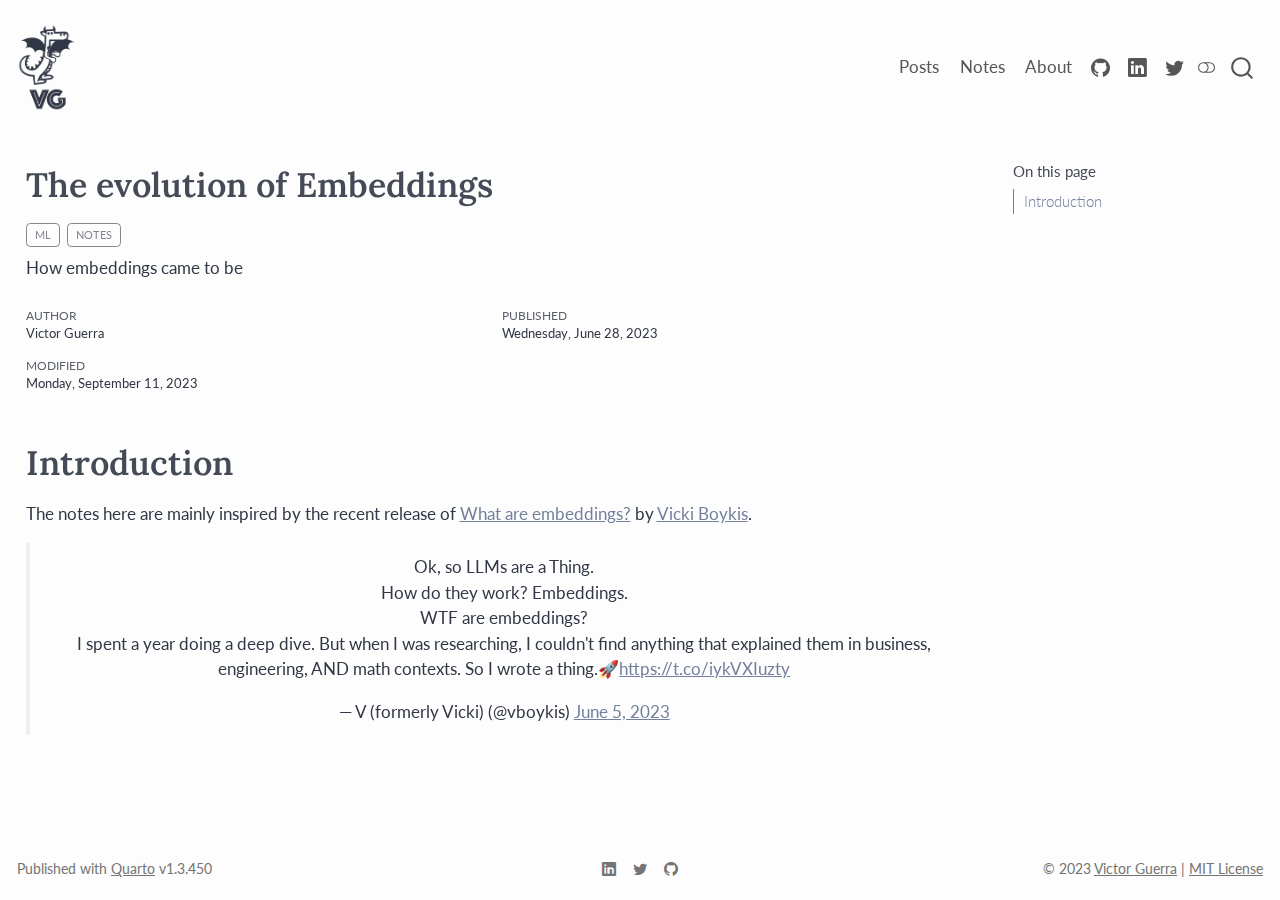
<file: notes/ml/embeddings/embeddings.html>
<!DOCTYPE html>
<html xmlns="http://www.w3.org/1999/xhtml" lang="en" xml:lang="en"><head>

<meta charset="utf-8">
<meta name="generator" content="quarto-1.3.450">

<meta name="viewport" content="width=device-width, initial-scale=1.0, user-scalable=yes">

<meta name="author" content="Victor Guerra">
<meta name="description" content="How embeddings came to be">

<title>vguerra - The evolution of Embeddings</title>
<style>
code{white-space: pre-wrap;}
span.smallcaps{font-variant: small-caps;}
div.columns{display: flex; gap: min(4vw, 1.5em);}
div.column{flex: auto; overflow-x: auto;}
div.hanging-indent{margin-left: 1.5em; text-indent: -1.5em;}
ul.task-list{list-style: none;}
ul.task-list li input[type="checkbox"] {
  width: 0.8em;
  margin: 0 0.8em 0.2em -1em; /* quarto-specific, see https://github.com/quarto-dev/quarto-cli/issues/4556 */ 
  vertical-align: middle;
}
</style>


<script src="../../../site_libs/quarto-nav/quarto-nav.js"></script>
<script src="../../../site_libs/quarto-nav/headroom.min.js"></script>
<script src="../../../site_libs/clipboard/clipboard.min.js"></script>
<script src="../../../site_libs/quarto-search/autocomplete.umd.js"></script>
<script src="../../../site_libs/quarto-search/fuse.min.js"></script>
<script src="../../../site_libs/quarto-search/quarto-search.js"></script>
<meta name="quarto:offset" content="../../../">
<link href="../../../images/favicon.ico" rel="icon">
<script src="../../../site_libs/quarto-html/quarto.js"></script>
<script src="../../../site_libs/quarto-html/popper.min.js"></script>
<script src="../../../site_libs/quarto-html/tippy.umd.min.js"></script>
<script src="../../../site_libs/quarto-html/anchor.min.js"></script>
<link href="../../../site_libs/quarto-html/tippy.css" rel="stylesheet">
<link href="../../../site_libs/quarto-html/quarto-syntax-highlighting.css" rel="stylesheet" class="quarto-color-scheme" id="quarto-text-highlighting-styles">
<link href="../../../site_libs/quarto-html/quarto-syntax-highlighting-dark.css" rel="prefetch" class="quarto-color-scheme quarto-color-alternate" id="quarto-text-highlighting-styles">
<script src="../../../site_libs/bootstrap/bootstrap.min.js"></script>
<link href="../../../site_libs/bootstrap/bootstrap-icons.css" rel="stylesheet">
<link href="../../../site_libs/bootstrap/bootstrap.min.css" rel="stylesheet" class="quarto-color-scheme" id="quarto-bootstrap" data-mode="light">
<link href="../../../site_libs/bootstrap/bootstrap-dark.min.css" rel="prefetch" class="quarto-color-scheme quarto-color-alternate" id="quarto-bootstrap" data-mode="dark">
<script id="quarto-search-options" type="application/json">{
  "location": "navbar",
  "copy-button": false,
  "collapse-after": 3,
  "panel-placement": "end",
  "type": "overlay",
  "limit": 20,
  "language": {
    "search-no-results-text": "No results",
    "search-matching-documents-text": "matching documents",
    "search-copy-link-title": "Copy link to search",
    "search-hide-matches-text": "Hide additional matches",
    "search-more-match-text": "more match in this document",
    "search-more-matches-text": "more matches in this document",
    "search-clear-button-title": "Clear",
    "search-detached-cancel-button-title": "Cancel",
    "search-submit-button-title": "Submit",
    "search-label": "Search"
  }
}</script>
<script async="" src="https://www.googletagmanager.com/gtag/js?id=G-LV0VDL9S7D"></script>

<script type="text/javascript">

window.dataLayer = window.dataLayer || [];
function gtag(){dataLayer.push(arguments);}
gtag('js', new Date());
gtag('config', 'G-LV0VDL9S7D', { 'anonymize_ip': true});
</script>
<style>html{ scroll-behavior: smooth; }</style>


<link rel="stylesheet" href="../../../scss/styles.css">
<meta property="og:title" content="vguerra - The evolution of Embeddings">
<meta property="og:description" content="How embeddings came to be">
<meta property="og:site-name" content="vguerra">
<meta name="twitter:title" content="vguerra - The evolution of Embeddings">
<meta name="twitter:description" content="How embeddings came to be">
<meta name="twitter:card" content="summary">
</head>

<body class="nav-sidebar floating nav-fixed">

<div id="quarto-search-results"></div>
  <header id="quarto-header" class="headroom fixed-top">
    <nav class="navbar navbar-expand-lg navbar-dark ">
      <div class="navbar-container container-fluid">
      <div class="navbar-brand-container">
    <a href="../../../index.html" class="navbar-brand navbar-brand-logo">
    <img src="../../../images/dragon-light.png" alt="The baby dragon of complexity" class="navbar-logo">
    </a>
  </div>
            <div id="quarto-search" class="" title="Search"></div>
          <button class="navbar-toggler" type="button" data-bs-toggle="collapse" data-bs-target="#navbarCollapse" aria-controls="navbarCollapse" aria-expanded="false" aria-label="Toggle navigation" onclick="if (window.quartoToggleHeadroom) { window.quartoToggleHeadroom(); }">
  <span class="navbar-toggler-icon"></span>
</button>
          <div class="collapse navbar-collapse" id="navbarCollapse">
            <ul class="navbar-nav navbar-nav-scroll ms-auto">
  <li class="nav-item">
    <a class="nav-link" href="../../../posts/index.html" rel="" target="">
 <span class="menu-text">Posts</span></a>
  </li>  
  <li class="nav-item">
    <a class="nav-link" href="../../../notes/index.html" rel="" target="">
 <span class="menu-text">Notes</span></a>
  </li>  
  <li class="nav-item">
    <a class="nav-link" href="../../../about.html" rel="" target="">
 <span class="menu-text">About</span></a>
  </li>  
  <li class="nav-item compact">
    <a class="nav-link" href="https://github.com/vguerra" rel="" target=""><i class="bi bi-github" role="img">
</i> 
 <span class="menu-text"></span></a>
  </li>  
  <li class="nav-item compact">
    <a class="nav-link" href="https://www.linkedin.com/in/vmguerra/" rel="" target=""><i class="bi bi-linkedin" role="img">
</i> 
 <span class="menu-text"></span></a>
  </li>  
  <li class="nav-item compact">
    <a class="nav-link" href="https://twitter.com/vguerra" rel="" target=""><i class="bi bi-twitter" role="img">
</i> 
 <span class="menu-text"></span></a>
  </li>  
</ul>
            <div class="quarto-navbar-tools">
  <a href="" class="quarto-color-scheme-toggle quarto-navigation-tool  px-1" onclick="window.quartoToggleColorScheme(); return false;" title="Toggle dark mode"><i class="bi"></i></a>
</div>
          </div> <!-- /navcollapse -->
      </div> <!-- /container-fluid -->
    </nav>
  <nav class="quarto-secondary-nav">
    <div class="container-fluid d-flex">
      <button type="button" class="quarto-btn-toggle btn" data-bs-toggle="collapse" data-bs-target="#quarto-sidebar,#quarto-sidebar-glass" aria-controls="quarto-sidebar" aria-expanded="false" aria-label="Toggle sidebar navigation" onclick="if (window.quartoToggleHeadroom) { window.quartoToggleHeadroom(); }">
        <i class="bi bi-layout-text-sidebar-reverse"></i>
      </button>
      <nav class="quarto-page-breadcrumbs" aria-label="breadcrumb"><ol class="breadcrumb"><li class="breadcrumb-item">The evolution of Embeddings</li></ol></nav>
      <a class="flex-grow-1" role="button" data-bs-toggle="collapse" data-bs-target="#quarto-sidebar,#quarto-sidebar-glass" aria-controls="quarto-sidebar" aria-expanded="false" aria-label="Toggle sidebar navigation" onclick="if (window.quartoToggleHeadroom) { window.quartoToggleHeadroom(); }">      
      </a>
    </div>
  </nav>
</header>
<!-- content -->
<div id="quarto-content" class="quarto-container page-columns page-rows-contents page-layout-full page-navbar">
<!-- sidebar -->
  
<div id="quarto-sidebar-glass" data-bs-toggle="collapse" data-bs-target="#quarto-sidebar,#quarto-sidebar-glass"></div>
<!-- margin-sidebar -->
    <div id="quarto-margin-sidebar" class="sidebar margin-sidebar">
        <nav id="TOC" role="doc-toc" class="toc-active">
    <h2 id="toc-title">On this page</h2>
   
  <ul>
  <li><a href="#introduction" id="toc-introduction" class="nav-link active" data-scroll-target="#introduction">Introduction</a></li>
  </ul>
</nav>
    </div>
<!-- main -->
<main class="content column-page-left" id="quarto-document-content">

<header id="title-block-header" class="quarto-title-block default">
<div class="quarto-title">
<h1 class="title">The evolution of Embeddings</h1>
  <div class="quarto-categories">
    <div class="quarto-category">ml</div>
    <div class="quarto-category">notes</div>
  </div>
  </div>

<div>
  <div class="description">
    How embeddings came to be
  </div>
</div>


<div class="quarto-title-meta">

    <div>
    <div class="quarto-title-meta-heading">Author</div>
    <div class="quarto-title-meta-contents">
             <p>Victor Guerra </p>
          </div>
  </div>
    
    <div>
    <div class="quarto-title-meta-heading">Published</div>
    <div class="quarto-title-meta-contents">
      <p class="date">Wednesday, June 28, 2023</p>
    </div>
  </div>
  
    <div>
    <div class="quarto-title-meta-heading">Modified</div>
    <div class="quarto-title-meta-contents">
      <p class="date-modified">Monday, September 11, 2023</p>
    </div>
  </div>
    
  </div>
  

</header>

<section id="introduction" class="level1">
<h1>Introduction</h1>
<p>The notes here are mainly inspired by the recent release of <a href="https://vickiboykis.com/what_are_embeddings/">What are embeddings?</a> by <a href="https://vickiboykis.com/">Vicki Boykis</a>.</p>
<p></p><div id="tweet-27592"></div><script>tweet={"url":"https:\/\/twitter.com\/vboykis\/status\/1665705338836746242","author_name":"V (formerly Vicki)","author_url":"https:\/\/twitter.com\/vboykis","html":"\u003Cblockquote class=\"twitter-tweet\" align=\"center\"\u003E\u003Cp lang=\"en\" dir=\"ltr\"\u003EOk, so LLMs are a Thing. \u003Cbr\u003EHow do they work? Embeddings. \u003Cbr\u003EWTF are embeddings? \u003Cbr\u003EI spent a year doing a deep dive. But when I was researching, I couldn&#39;t find anything that explained them in business, engineering, AND math contexts. So I wrote a thing.\uD83D\uDE80\u003Ca href=\"https:\/\/t.co\/iykVXIuzty\"\u003Ehttps:\/\/t.co\/iykVXIuzty\u003C\/a\u003E\u003C\/p\u003E&mdash; V (formerly Vicki) (@vboykis) \u003Ca href=\"https:\/\/twitter.com\/vboykis\/status\/1665705338836746242?ref_src=twsrc%5Etfw\"\u003EJune 5, 2023\u003C\/a\u003E\u003C\/blockquote\u003E\n\u003Cscript async src=\"https:\/\/platform.twitter.com\/widgets.js\" charset=\"utf-8\"\u003E\u003C\/script\u003E\n","width":550,"height":null,"type":"rich","cache_age":"3153600000","provider_name":"Twitter","provider_url":"https:\/\/twitter.com","version":"1.0"};document.getElementById("tweet-27592").innerHTML = tweet["html"];</script><p></p>


</section>

</main> <!-- /main -->
<script id="quarto-html-after-body" type="application/javascript">
window.document.addEventListener("DOMContentLoaded", function (event) {
  const toggleBodyColorMode = (bsSheetEl) => {
    const mode = bsSheetEl.getAttribute("data-mode");
    const bodyEl = window.document.querySelector("body");
    if (mode === "dark") {
      bodyEl.classList.add("quarto-dark");
      bodyEl.classList.remove("quarto-light");
    } else {
      bodyEl.classList.add("quarto-light");
      bodyEl.classList.remove("quarto-dark");
    }
  }
  const toggleBodyColorPrimary = () => {
    const bsSheetEl = window.document.querySelector("link#quarto-bootstrap");
    if (bsSheetEl) {
      toggleBodyColorMode(bsSheetEl);
    }
  }
  toggleBodyColorPrimary();  
  const disableStylesheet = (stylesheets) => {
    for (let i=0; i < stylesheets.length; i++) {
      const stylesheet = stylesheets[i];
      stylesheet.rel = 'prefetch';
    }
  }
  const enableStylesheet = (stylesheets) => {
    for (let i=0; i < stylesheets.length; i++) {
      const stylesheet = stylesheets[i];
      stylesheet.rel = 'stylesheet';
    }
  }
  const manageTransitions = (selector, allowTransitions) => {
    const els = window.document.querySelectorAll(selector);
    for (let i=0; i < els.length; i++) {
      const el = els[i];
      if (allowTransitions) {
        el.classList.remove('notransition');
      } else {
        el.classList.add('notransition');
      }
    }
  }
  const toggleColorMode = (alternate) => {
    // Switch the stylesheets
    const alternateStylesheets = window.document.querySelectorAll('link.quarto-color-scheme.quarto-color-alternate');
    manageTransitions('#quarto-margin-sidebar .nav-link', false);
    if (alternate) {
      enableStylesheet(alternateStylesheets);
      for (const sheetNode of alternateStylesheets) {
        if (sheetNode.id === "quarto-bootstrap") {
          toggleBodyColorMode(sheetNode);
        }
      }
    } else {
      disableStylesheet(alternateStylesheets);
      toggleBodyColorPrimary();
    }
    manageTransitions('#quarto-margin-sidebar .nav-link', true);
    // Switch the toggles
    const toggles = window.document.querySelectorAll('.quarto-color-scheme-toggle');
    for (let i=0; i < toggles.length; i++) {
      const toggle = toggles[i];
      if (toggle) {
        if (alternate) {
          toggle.classList.add("alternate");     
        } else {
          toggle.classList.remove("alternate");
        }
      }
    }
    // Hack to workaround the fact that safari doesn't
    // properly recolor the scrollbar when toggling (#1455)
    if (navigator.userAgent.indexOf('Safari') > 0 && navigator.userAgent.indexOf('Chrome') == -1) {
      manageTransitions("body", false);
      window.scrollTo(0, 1);
      setTimeout(() => {
        window.scrollTo(0, 0);
        manageTransitions("body", true);
      }, 40);  
    }
  }
  const isFileUrl = () => { 
    return window.location.protocol === 'file:';
  }
  const hasAlternateSentinel = () => {  
    let styleSentinel = getColorSchemeSentinel();
    if (styleSentinel !== null) {
      return styleSentinel === "alternate";
    } else {
      return false;
    }
  }
  const setStyleSentinel = (alternate) => {
    const value = alternate ? "alternate" : "default";
    if (!isFileUrl()) {
      window.localStorage.setItem("quarto-color-scheme", value);
    } else {
      localAlternateSentinel = value;
    }
  }
  const getColorSchemeSentinel = () => {
    if (!isFileUrl()) {
      const storageValue = window.localStorage.getItem("quarto-color-scheme");
      return storageValue != null ? storageValue : localAlternateSentinel;
    } else {
      return localAlternateSentinel;
    }
  }
  let localAlternateSentinel = 'default';
  // Dark / light mode switch
  window.quartoToggleColorScheme = () => {
    // Read the current dark / light value 
    let toAlternate = !hasAlternateSentinel();
    toggleColorMode(toAlternate);
    setStyleSentinel(toAlternate);
  };
  // Ensure there is a toggle, if there isn't float one in the top right
  if (window.document.querySelector('.quarto-color-scheme-toggle') === null) {
    const a = window.document.createElement('a');
    a.classList.add('top-right');
    a.classList.add('quarto-color-scheme-toggle');
    a.href = "";
    a.onclick = function() { try { window.quartoToggleColorScheme(); } catch {} return false; };
    const i = window.document.createElement("i");
    i.classList.add('bi');
    a.appendChild(i);
    window.document.body.appendChild(a);
  }
  // Switch to dark mode if need be
  if (hasAlternateSentinel()) {
    toggleColorMode(true);
  } else {
    toggleColorMode(false);
  }
  const icon = "";
  const anchorJS = new window.AnchorJS();
  anchorJS.options = {
    placement: 'right',
    icon: icon
  };
  anchorJS.add('.anchored');
  const isCodeAnnotation = (el) => {
    for (const clz of el.classList) {
      if (clz.startsWith('code-annotation-')) {                     
        return true;
      }
    }
    return false;
  }
  const clipboard = new window.ClipboardJS('.code-copy-button', {
    text: function(trigger) {
      const codeEl = trigger.previousElementSibling.cloneNode(true);
      for (const childEl of codeEl.children) {
        if (isCodeAnnotation(childEl)) {
          childEl.remove();
        }
      }
      return codeEl.innerText;
    }
  });
  clipboard.on('success', function(e) {
    // button target
    const button = e.trigger;
    // don't keep focus
    button.blur();
    // flash "checked"
    button.classList.add('code-copy-button-checked');
    var currentTitle = button.getAttribute("title");
    button.setAttribute("title", "Copied!");
    let tooltip;
    if (window.bootstrap) {
      button.setAttribute("data-bs-toggle", "tooltip");
      button.setAttribute("data-bs-placement", "left");
      button.setAttribute("data-bs-title", "Copied!");
      tooltip = new bootstrap.Tooltip(button, 
        { trigger: "manual", 
          customClass: "code-copy-button-tooltip",
          offset: [0, -8]});
      tooltip.show();    
    }
    setTimeout(function() {
      if (tooltip) {
        tooltip.hide();
        button.removeAttribute("data-bs-title");
        button.removeAttribute("data-bs-toggle");
        button.removeAttribute("data-bs-placement");
      }
      button.setAttribute("title", currentTitle);
      button.classList.remove('code-copy-button-checked');
    }, 1000);
    // clear code selection
    e.clearSelection();
  });
  function tippyHover(el, contentFn) {
    const config = {
      allowHTML: true,
      content: contentFn,
      maxWidth: 500,
      delay: 100,
      arrow: false,
      appendTo: function(el) {
          return el.parentElement;
      },
      interactive: true,
      interactiveBorder: 10,
      theme: 'quarto',
      placement: 'bottom-start'
    };
    window.tippy(el, config); 
  }
  const noterefs = window.document.querySelectorAll('a[role="doc-noteref"]');
  for (var i=0; i<noterefs.length; i++) {
    const ref = noterefs[i];
    tippyHover(ref, function() {
      // use id or data attribute instead here
      let href = ref.getAttribute('data-footnote-href') || ref.getAttribute('href');
      try { href = new URL(href).hash; } catch {}
      const id = href.replace(/^#\/?/, "");
      const note = window.document.getElementById(id);
      return note.innerHTML;
    });
  }
      let selectedAnnoteEl;
      const selectorForAnnotation = ( cell, annotation) => {
        let cellAttr = 'data-code-cell="' + cell + '"';
        let lineAttr = 'data-code-annotation="' +  annotation + '"';
        const selector = 'span[' + cellAttr + '][' + lineAttr + ']';
        return selector;
      }
      const selectCodeLines = (annoteEl) => {
        const doc = window.document;
        const targetCell = annoteEl.getAttribute("data-target-cell");
        const targetAnnotation = annoteEl.getAttribute("data-target-annotation");
        const annoteSpan = window.document.querySelector(selectorForAnnotation(targetCell, targetAnnotation));
        const lines = annoteSpan.getAttribute("data-code-lines").split(",");
        const lineIds = lines.map((line) => {
          return targetCell + "-" + line;
        })
        let top = null;
        let height = null;
        let parent = null;
        if (lineIds.length > 0) {
            //compute the position of the single el (top and bottom and make a div)
            const el = window.document.getElementById(lineIds[0]);
            top = el.offsetTop;
            height = el.offsetHeight;
            parent = el.parentElement.parentElement;
          if (lineIds.length > 1) {
            const lastEl = window.document.getElementById(lineIds[lineIds.length - 1]);
            const bottom = lastEl.offsetTop + lastEl.offsetHeight;
            height = bottom - top;
          }
          if (top !== null && height !== null && parent !== null) {
            // cook up a div (if necessary) and position it 
            let div = window.document.getElementById("code-annotation-line-highlight");
            if (div === null) {
              div = window.document.createElement("div");
              div.setAttribute("id", "code-annotation-line-highlight");
              div.style.position = 'absolute';
              parent.appendChild(div);
            }
            div.style.top = top - 2 + "px";
            div.style.height = height + 4 + "px";
            let gutterDiv = window.document.getElementById("code-annotation-line-highlight-gutter");
            if (gutterDiv === null) {
              gutterDiv = window.document.createElement("div");
              gutterDiv.setAttribute("id", "code-annotation-line-highlight-gutter");
              gutterDiv.style.position = 'absolute';
              const codeCell = window.document.getElementById(targetCell);
              const gutter = codeCell.querySelector('.code-annotation-gutter');
              gutter.appendChild(gutterDiv);
            }
            gutterDiv.style.top = top - 2 + "px";
            gutterDiv.style.height = height + 4 + "px";
          }
          selectedAnnoteEl = annoteEl;
        }
      };
      const unselectCodeLines = () => {
        const elementsIds = ["code-annotation-line-highlight", "code-annotation-line-highlight-gutter"];
        elementsIds.forEach((elId) => {
          const div = window.document.getElementById(elId);
          if (div) {
            div.remove();
          }
        });
        selectedAnnoteEl = undefined;
      };
      // Attach click handler to the DT
      const annoteDls = window.document.querySelectorAll('dt[data-target-cell]');
      for (const annoteDlNode of annoteDls) {
        annoteDlNode.addEventListener('click', (event) => {
          const clickedEl = event.target;
          if (clickedEl !== selectedAnnoteEl) {
            unselectCodeLines();
            const activeEl = window.document.querySelector('dt[data-target-cell].code-annotation-active');
            if (activeEl) {
              activeEl.classList.remove('code-annotation-active');
            }
            selectCodeLines(clickedEl);
            clickedEl.classList.add('code-annotation-active');
          } else {
            // Unselect the line
            unselectCodeLines();
            clickedEl.classList.remove('code-annotation-active');
          }
        });
      }
  const findCites = (el) => {
    const parentEl = el.parentElement;
    if (parentEl) {
      const cites = parentEl.dataset.cites;
      if (cites) {
        return {
          el,
          cites: cites.split(' ')
        };
      } else {
        return findCites(el.parentElement)
      }
    } else {
      return undefined;
    }
  };
  var bibliorefs = window.document.querySelectorAll('a[role="doc-biblioref"]');
  for (var i=0; i<bibliorefs.length; i++) {
    const ref = bibliorefs[i];
    const citeInfo = findCites(ref);
    if (citeInfo) {
      tippyHover(citeInfo.el, function() {
        var popup = window.document.createElement('div');
        citeInfo.cites.forEach(function(cite) {
          var citeDiv = window.document.createElement('div');
          citeDiv.classList.add('hanging-indent');
          citeDiv.classList.add('csl-entry');
          var biblioDiv = window.document.getElementById('ref-' + cite);
          if (biblioDiv) {
            citeDiv.innerHTML = biblioDiv.innerHTML;
          }
          popup.appendChild(citeDiv);
        });
        return popup.innerHTML;
      });
    }
  }
});
</script>
</div> <!-- /content -->
<footer class="footer">
  <div class="nav-footer">
    <div class="nav-footer-left">Published with <a href="https://quarto.org/">Quarto</a> v1.3.450</div>   
    <div class="nav-footer-center">
      <ul class="footer-items list-unstyled">
    <li class="nav-item compact">
    <a class="nav-link" href="https://www.linkedin.com/in/vmguerra/">
      <i class="bi bi-linkedin" role="img">
</i> 
    </a>
  </li>  
    <li class="nav-item compact">
    <a class="nav-link" href="https://twitter.com/vguerra">
      <i class="bi bi-twitter" role="img">
</i> 
    </a>
  </li>  
    <li class="nav-item compact">
    <a class="nav-link" href="https://github.com/vguerra">
      <i class="bi bi-github" role="img">
</i> 
    </a>
  </li>  
</ul>
    </div>
    <div class="nav-footer-right">© 2023 <a href="../../../about.html">Victor Guerra</a> | <a href="https://www.quantumjitter.com/license">MIT License</a></div>
  </div>
</footer>



<script src="../../../site_libs/quarto-html/zenscroll-min.js"></script>
<script src="https://platform.twitter.com/widgets.js"></script>
</body></html>
</file>
<file: site_libs/quarto-html/tippy.css>
.tippy-box[data-animation=fade][data-state=hidden]{opacity:0}[data-tippy-root]{max-width:calc(100vw - 10px)}.tippy-box{position:relative;background-color:#333;color:#fff;border-radius:4px;font-size:14px;line-height:1.4;white-space:normal;outline:0;transition-property:transform,visibility,opacity}.tippy-box[data-placement^=top]>.tippy-arrow{bottom:0}.tippy-box[data-placement^=top]>.tippy-arrow:before{bottom:-7px;left:0;border-width:8px 8px 0;border-top-color:initial;transform-origin:center top}.tippy-box[data-placement^=bottom]>.tippy-arrow{top:0}.tippy-box[data-placement^=bottom]>.tippy-arrow:before{top:-7px;left:0;border-width:0 8px 8px;border-bottom-color:initial;transform-origin:center bottom}.tippy-box[data-placement^=left]>.tippy-arrow{right:0}.tippy-box[data-placement^=left]>.tippy-arrow:before{border-width:8px 0 8px 8px;border-left-color:initial;right:-7px;transform-origin:center left}.tippy-box[data-placement^=right]>.tippy-arrow{left:0}.tippy-box[data-placement^=right]>.tippy-arrow:before{left:-7px;border-width:8px 8px 8px 0;border-right-color:initial;transform-origin:center right}.tippy-box[data-inertia][data-state=visible]{transition-timing-function:cubic-bezier(.54,1.5,.38,1.11)}.tippy-arrow{width:16px;height:16px;color:#333}.tippy-arrow:before{content:"";position:absolute;border-color:transparent;border-style:solid}.tippy-content{position:relative;padding:5px 9px;z-index:1}
</file>
<file: site_libs/quarto-html/quarto-syntax-highlighting.css>
/* quarto syntax highlight colors */
:root {
  --quarto-hl-ot-color: #003B4F;
  --quarto-hl-at-color: #657422;
  --quarto-hl-ss-color: #20794D;
  --quarto-hl-an-color: #5E5E5E;
  --quarto-hl-fu-color: #4758AB;
  --quarto-hl-st-color: #20794D;
  --quarto-hl-cf-color: #003B4F;
  --quarto-hl-op-color: #5E5E5E;
  --quarto-hl-er-color: #AD0000;
  --quarto-hl-bn-color: #AD0000;
  --quarto-hl-al-color: #AD0000;
  --quarto-hl-va-color: #111111;
  --quarto-hl-bu-color: inherit;
  --quarto-hl-ex-color: inherit;
  --quarto-hl-pp-color: #AD0000;
  --quarto-hl-in-color: #5E5E5E;
  --quarto-hl-vs-color: #20794D;
  --quarto-hl-wa-color: #5E5E5E;
  --quarto-hl-do-color: #5E5E5E;
  --quarto-hl-im-color: #00769E;
  --quarto-hl-ch-color: #20794D;
  --quarto-hl-dt-color: #AD0000;
  --quarto-hl-fl-color: #AD0000;
  --quarto-hl-co-color: #5E5E5E;
  --quarto-hl-cv-color: #5E5E5E;
  --quarto-hl-cn-color: #8f5902;
  --quarto-hl-sc-color: #5E5E5E;
  --quarto-hl-dv-color: #AD0000;
  --quarto-hl-kw-color: #003B4F;
}

/* other quarto variables */
:root {
  --quarto-font-monospace: SFMono-Regular, Menlo, Monaco, Consolas, "Liberation Mono", "Courier New", monospace;
}

pre > code.sourceCode > span {
  color: #003B4F;
}

code span {
  color: #003B4F;
}

code.sourceCode > span {
  color: #003B4F;
}

div.sourceCode,
div.sourceCode pre.sourceCode {
  color: #003B4F;
}

code span.ot {
  color: #003B4F;
  font-style: inherit;
}

code span.at {
  color: #657422;
  font-style: inherit;
}

code span.ss {
  color: #20794D;
  font-style: inherit;
}

code span.an {
  color: #5E5E5E;
  font-style: inherit;
}

code span.fu {
  color: #4758AB;
  font-style: inherit;
}

code span.st {
  color: #20794D;
  font-style: inherit;
}

code span.cf {
  color: #003B4F;
  font-style: inherit;
}

code span.op {
  color: #5E5E5E;
  font-style: inherit;
}

code span.er {
  color: #AD0000;
  font-style: inherit;
}

code span.bn {
  color: #AD0000;
  font-style: inherit;
}

code span.al {
  color: #AD0000;
  font-style: inherit;
}

code span.va {
  color: #111111;
  font-style: inherit;
}

code span.bu {
  font-style: inherit;
}

code span.ex {
  font-style: inherit;
}

code span.pp {
  color: #AD0000;
  font-style: inherit;
}

code span.in {
  color: #5E5E5E;
  font-style: inherit;
}

code span.vs {
  color: #20794D;
  font-style: inherit;
}

code span.wa {
  color: #5E5E5E;
  font-style: italic;
}

code span.do {
  color: #5E5E5E;
  font-style: italic;
}

code span.im {
  color: #00769E;
  font-style: inherit;
}

code span.ch {
  color: #20794D;
  font-style: inherit;
}

code span.dt {
  color: #AD0000;
  font-style: inherit;
}

code span.fl {
  color: #AD0000;
  font-style: inherit;
}

code span.co {
  color: #5E5E5E;
  font-style: inherit;
}

code span.cv {
  color: #5E5E5E;
  font-style: italic;
}

code span.cn {
  color: #8f5902;
  font-style: inherit;
}

code span.sc {
  color: #5E5E5E;
  font-style: inherit;
}

code span.dv {
  color: #AD0000;
  font-style: inherit;
}

code span.kw {
  color: #003B4F;
  font-style: inherit;
}

.prevent-inlining {
  content: "</";
}

/*# sourceMappingURL=debc5d5d77c3f9108843748ff7464032.css.map */
</file>
<file: site_libs/quarto-html/quarto-syntax-highlighting-dark.css>
/* quarto syntax highlight colors */
:root {
  --quarto-hl-kw-color: #ebdbb2;
  --quarto-hl-fu-color: #689d6a;
  --quarto-hl-va-color: #458588;
  --quarto-hl-cf-color: #cc241d;
  --quarto-hl-op-color: #ebdbb2;
  --quarto-hl-bu-color: #d65d0e;
  --quarto-hl-ex-color: #689d6a;
  --quarto-hl-pp-color: #d65d0e;
  --quarto-hl-at-color: #d79921;
  --quarto-hl-ch-color: #b16286;
  --quarto-hl-sc-color: #b16286;
  --quarto-hl-st-color: #98971a;
  --quarto-hl-vs-color: #98971a;
  --quarto-hl-ss-color: #98971a;
  --quarto-hl-im-color: #689d6a;
  --quarto-hl-dt-color: #d79921;
  --quarto-hl-dv-color: #f67400;
  --quarto-hl-bn-color: #f67400;
  --quarto-hl-fl-color: #f67400;
  --quarto-hl-cn-color: #b16286;
  --quarto-hl-co-color: #928374;
  --quarto-hl-do-color: #98971a;
  --quarto-hl-an-color: #98971a;
  --quarto-hl-cv-color: #928374;
  --quarto-hl-re-color: #928374;
  --quarto-hl-in-color: #282828;
  --quarto-hl-wa-color: #282828;
  --quarto-hl-al-color: #282828;
  --quarto-hl-er-color: #cc241d;
}

/* other quarto variables */
:root {
  --quarto-font-monospace: SFMono-Regular, Menlo, Monaco, Consolas, "Liberation Mono", "Courier New", monospace;
}

pre > code.sourceCode > span {
  color: #ebdbb2;
  font-style: inherit;
}

code span {
  color: #ebdbb2;
  font-style: inherit;
}

code.sourceCode > span {
  color: #ebdbb2;
  font-style: inherit;
}

div.sourceCode,
div.sourceCode pre.sourceCode {
  color: #ebdbb2;
  font-style: inherit;
}

code span.kw {
  color: #ebdbb2;
  font-weight: bold;
}

code span.fu {
  color: #689d6a;
}

code span.va {
  color: #458588;
}

code span.cf {
  color: #cc241d;
  font-weight: bold;
}

code span.op {
  color: #ebdbb2;
}

code span.bu {
  color: #d65d0e;
}

code span.ex {
  color: #689d6a;
  font-weight: bold;
}

code span.pp {
  color: #d65d0e;
}

code span.at {
  color: #d79921;
}

code span.ch {
  color: #b16286;
}

code span.sc {
  color: #b16286;
}

code span.st {
  color: #98971a;
}

code span.vs {
  color: #98971a;
}

code span.ss {
  color: #98971a;
}

code span.im {
  color: #689d6a;
}

code span.dt {
  color: #d79921;
}

code span.dv {
  color: #f67400;
}

code span.bn {
  color: #f67400;
}

code span.fl {
  color: #f67400;
}

code span.cn {
  color: #b16286;
  font-weight: bold;
}

code span.co {
  color: #928374;
}

code span.do {
  color: #98971a;
}

code span.an {
  color: #98971a;
}

code span.cv {
  color: #928374;
}

code span.re {
  color: #928374;
  background-color: #1d2021;
}

code span.in {
  color: #282828;
  background-color: #83a598;
}

code span.wa {
  color: #282828;
  background-color: #fabd2f;
}

code span.al {
  color: #282828;
  background-color: #cc241d;
  font-weight: bold;
}

code span.er {
  color: #cc241d;
  text-decoration: underline;
}

.prevent-inlining {
  content: "</";
}

/*# sourceMappingURL=935a306eefa94366c21e1a970dddb765.css.map */
</file>
<file: scss/styles.css>
#title-block-header.quarto-title-block.default .quarto-title .title {
    margin-bottom: 1rem;
}

#title-block-header.quarto-title-block.default .description > p:last-of-type, #title-block-header.quarto-title-block.default .abstract > p:last-of-type {
    margin-bottom: 1rem;
}

.quarto-title-banner {
    margin-block-end: 1rem;
    position: relative;
    margin-top: -50px;
    height: 45%;
}

.quarto-title-meta {
    padding-top: 1.0em;
    padding-bottom: 1.0em;
    font-size: 85%;
}

.profile-pic {
    border-radius: 5px;
}
</file>
